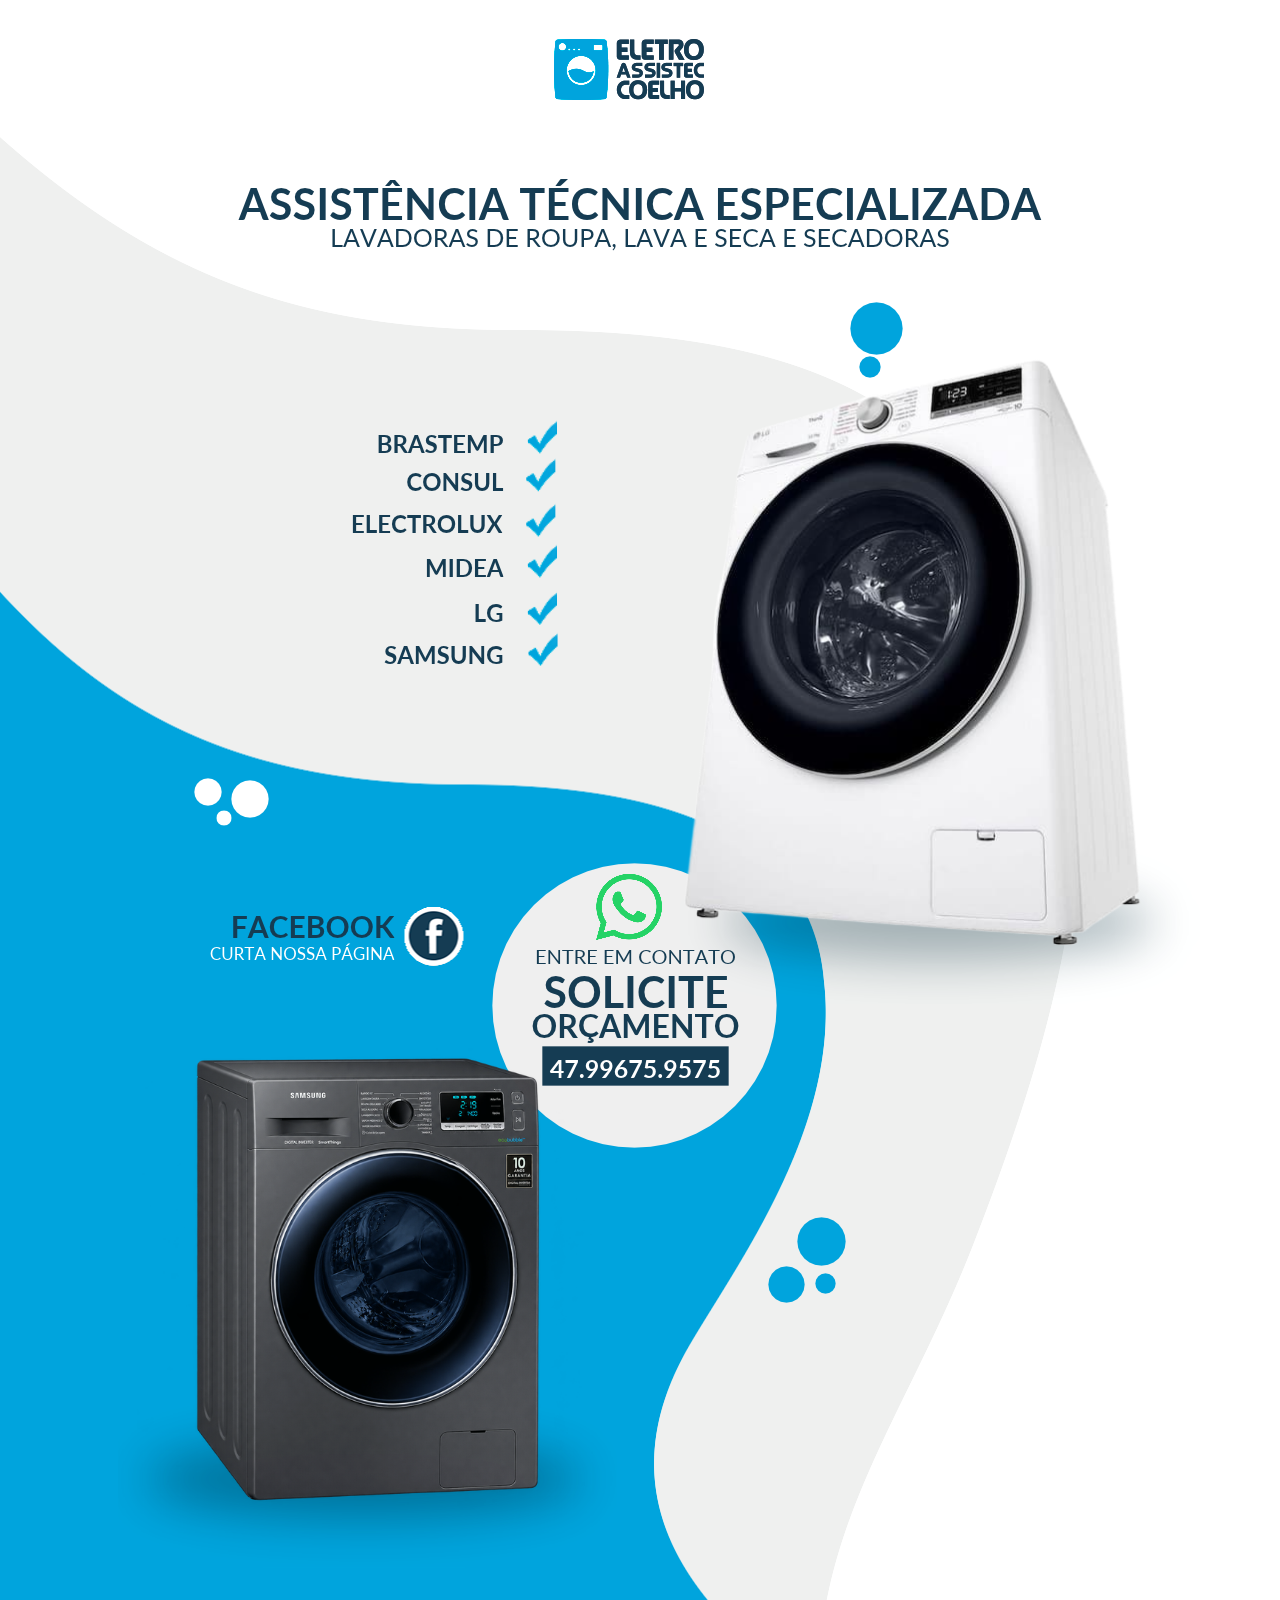
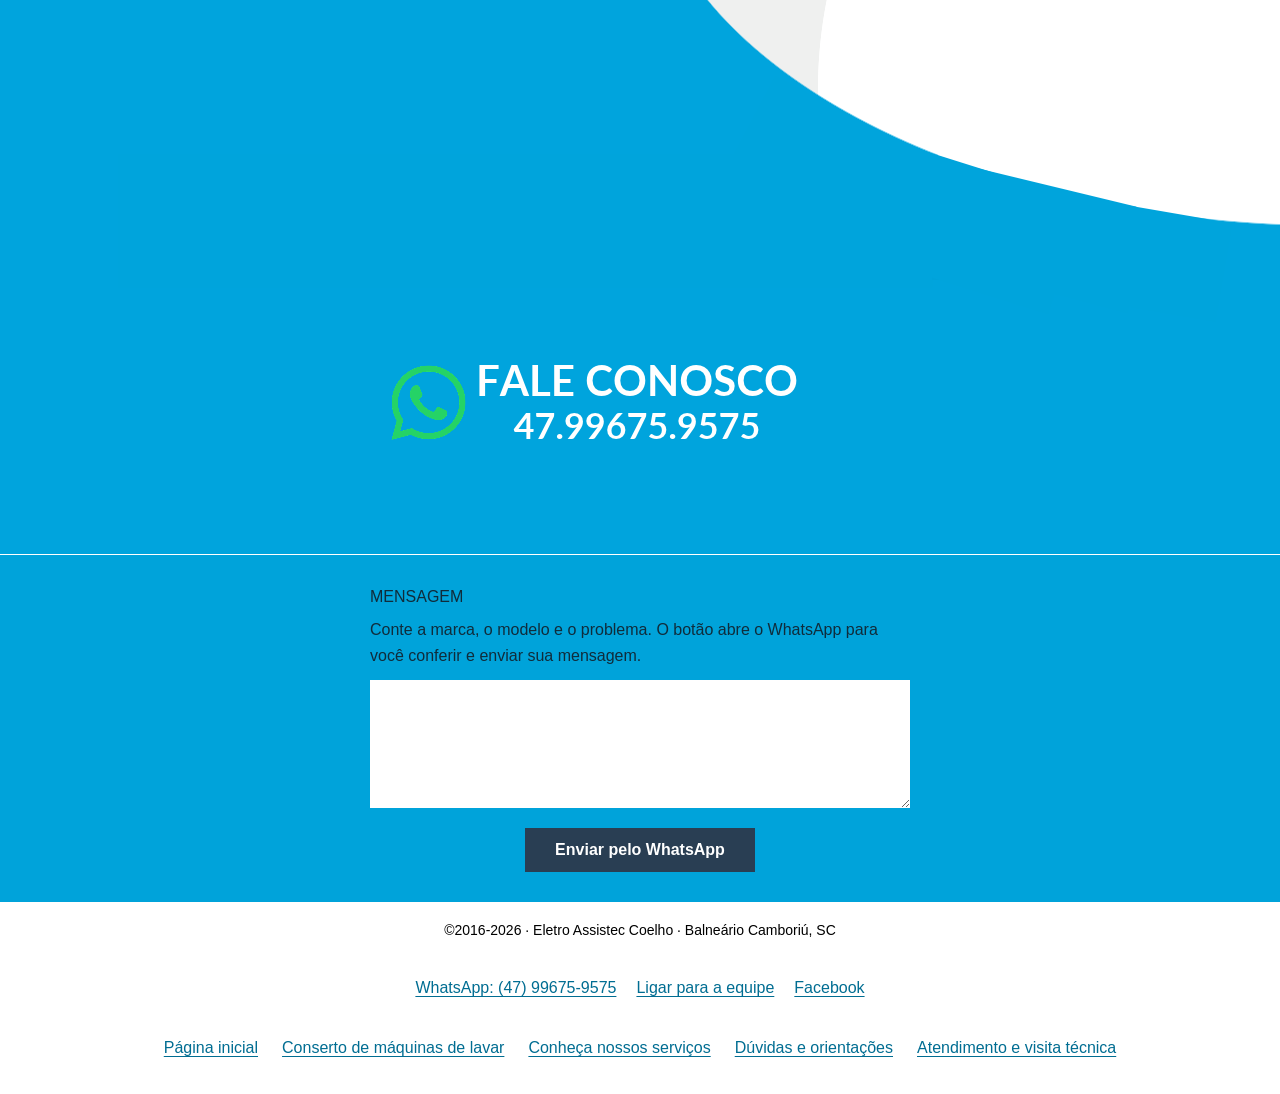
<file: index.html>
<!DOCTYPE html>
<html lang="pt-BR">
  <head>
    <meta charset="utf-8" />
    <meta http-equiv="X-UA-Compatible" content="IE=edge" />
    <meta name="viewport" content="width=device-width,initial-scale=1" />
    <meta name="description" content="Assistência técnica especializada em máquinas de lavar, lava e seca e secadoras em Balneário Camboriú. Atendimento no local, visita e orçamento gratuitos.">
    <title>Assistência técnica especializada em Balneário Camboriú | Eletro Assistec Coelho</title>
    <link rel="icon" href="favicon.ico" />
    <script src="assets/mapas-responsivos.56e3eb635590.js" defer></script>
    <link rel="canonical" href="https://eletroassisteccoelho.com.br/">
    <meta property="og:type" content="website" />
    <meta property="og:locale" content="pt_BR" />
    <meta property="og:site_name" content="Eletro Assistec Coelho" />
    <meta property="og:title" content="Assistência técnica especializada em Balneário Camboriú | Eletro Assistec Coelho">
    <meta property="og:description" content="Assistência técnica especializada em máquinas de lavar, lava e seca e secadoras em Balneário Camboriú. Atendimento no local, visita e orçamento gratuitos.">
    <meta property="og:url" content="https://eletroassisteccoelho.com.br/">
    <meta property="og:image" content="https://eletroassisteccoelho.com.br/img/stationery.png" />
    <meta property="og:image:alt" content="Eletro Assistec Coelho" />
    <meta property="og:image:width" content="600">
    <meta property="og:image:height" content="220">
    <meta name="twitter:card" content="summary">
    <meta name="twitter:title" content="Assistência técnica especializada em Balneário Camboriú | Eletro Assistec Coelho">
    <meta name="twitter:description" content="Assistência técnica especializada em máquinas de lavar, lava e seca e secadoras em Balneário Camboriú. Atendimento no local, visita e orçamento gratuitos.">
    <meta name="twitter:image" content="https://eletroassisteccoelho.com.br/img/stationery.png">
    <meta name="twitter:image:alt" content="Eletro Assistec Coelho">
    <link rel="describedby" href="llms.txt" type="text/plain">
  <link rel="alternate" type="text/markdown" href="index.html.md" title="Versão em texto">
  <script type="application/ld+json">
{
  "@context": "https://schema.org",
  "@graph": [
    {
      "@type": "Organization",
      "@id": "https://eletroassisteccoelho.com.br/#empresa",
      "name": "Eletro Assistec Coelho",
      "url": "https://eletroassisteccoelho.com.br/",
      "telephone": "+5547996759575",
      "logo": "https://eletroassisteccoelho.com.br/img/stationery.png",
      "areaServed": {
        "@type": "City",
        "name": "Balneário Camboriú",
        "containedInPlace": {
          "@type": "State",
          "name": "Santa Catarina",
          "containedInPlace": {
            "@type": "Country",
            "name": "Brasil"
          }
        }
      },
      "sameAs": [
        "https://www.facebook.com/assisteccoelho/",
        "https://share.google/2EQlhfNVgxlwBOWjh"
      ],
      "description": "A Eletro Assistec Coelho oferece assistência técnica especializada para máquinas de lavar roupa, lava e seca e secadoras das marcas LG, Samsung, Midea, Brastemp, Consul e Electrolux. Realiza manutenção preventiva e corretiva, instalação, limpeza e higienização, troca de peças danificadas e reparo de placas eletrônicas. Atendimento no local em Balneário Camboriú, com visita e orçamento gratuitos, agilidade, qualidade e confiança.",
      "contactPoint": {
        "@type": "ContactPoint",
        "contactType": "atendimento ao cliente",
        "telephone": "+5547996759575",
        "availableLanguage": "Português",
        "url": "https://wa.me/5547996759575"
      },
      "slogan": "Qualidade e confiança em cada serviço!"
    },
    {
      "@type": "Service",
      "@id": "https://eletroassisteccoelho.com.br/#atendimento",
      "name": "Assistência técnica especializada para lavadoras, lava e seca e secadoras",
      "provider": {
        "@id": "https://eletroassisteccoelho.com.br/#empresa"
      },
      "areaServed": {
        "@type": "City",
        "name": "Balneário Camboriú",
        "containedInPlace": {
          "@type": "State",
          "name": "Santa Catarina",
          "containedInPlace": {
            "@type": "Country",
            "name": "Brasil"
          }
        }
      },
      "description": "Assistência técnica especializada no local em Balneário Camboriú, com visita e orçamento gratuitos, agilidade, qualidade e confiança.",
      "url": "https://eletroassisteccoelho.com.br/",
      "serviceType": "Manutenção preventiva e corretiva, instalação, limpeza e higienização, troca de peças danificadas e reparo de placas eletrônicas",
      "termsOfService": "https://eletroassisteccoelho.com.br/visita-tecnica-gratuita.html"
    },
    {
      "@type": "WebSite",
      "@id": "https://eletroassisteccoelho.com.br/#site",
      "url": "https://eletroassisteccoelho.com.br/",
      "name": "Eletro Assistec Coelho",
      "inLanguage": "pt-BR",
      "publisher": {
        "@id": "https://eletroassisteccoelho.com.br/#empresa"
      }
    },
    {
      "@type": "WebPage",
      "@id": "https://eletroassisteccoelho.com.br/#pagina",
      "url": "https://eletroassisteccoelho.com.br/",
      "name": "Assistência técnica especializada em Balneário Camboriú | Eletro Assistec Coelho",
      "description": "Assistência técnica especializada em máquinas de lavar, lava e seca e secadoras em Balneário Camboriú. Atendimento no local, visita e orçamento gratuitos.",
      "inLanguage": "pt-BR",
      "isPartOf": {
        "@id": "https://eletroassisteccoelho.com.br/#site"
      },
      "mainEntity": {
        "@id": "https://eletroassisteccoelho.com.br/#atendimento"
      },
      "about": {
        "@id": "https://eletroassisteccoelho.com.br/#empresa"
      }
    }
  ]
}
  </script>
    <!-- Google tag (gtag.js) -->
    <script async src="https://www.googletagmanager.com/gtag/js?id=AW-932054382"></script>
    <script>
      window.dataLayer = window.dataLayer || [];
      function gtag(){dataLayer.push(arguments);}
      gtag('js', new Date());

      gtag('config', 'AW-932054382');
    </script>
    <style>
      * {
        -moz-box-sizing: border-box;
        -webkit-box-sizing: border-box;
        box-sizing: border-box;
      }
      body {
        background-repeat: no-repeat;
        background-position: center top;
        font: 14px 'Myriad Pro', Myriad, 'Liberation Sans', 'Nimbus Sans L',
          'Helvetica Neue', Helvetica, Arial, sans-serif;
        margin: 0;
      }
      .home-art { position: relative; }
      .art-heading, .art-body { display: block; }
      .art-image { width: 100%; height: auto; }
      .art-body { display: none; }
      .image-map { position: absolute; top: 0; left: 50%; transform: translateX(-50%); }
      .image-map.visible-xs { width: 100%; height: 100%; }
      @media (min-width: 650px) {
        .home-art { height: 1373px; overflow: hidden; }
        .art-body { display: block; }
        .art-image { object-fit: none; object-position: center top; }
        .art-heading .art-image { height: 240px; }
        .art-body .art-image { height: 1132px; }
      }
      @media (min-width: 1040px) {
        .home-art { height: 2155px; }
        .art-heading .art-image { height: 360px; }
        .art-body .art-image { height: 1794px; }
      }
      footer {
        color: #000;
        line-height: 4em;
        text-align: center;
      }
      img {
        border: 0;
        display: block;
        margin: 0 auto;
      }
      ul a {
        display: block;
      }
      .nowrap {
        white-space: nowrap;
      }
      .hidden-xs {
        display: none;
      }
      @media (min-width: 650px) {
        .hidden-xs {
          display: inline-block;
        }
      }
      .visible-sm {
        display: none;
      }
      @media (min-width: 650px) and (max-width: 1039px) {
        .visible-sm {
          display: inline-block;
        }
        img.visible-sm {
          display: block;
        }
      }
      .visible-xs {
        display: block;
      }
      @media (min-width: 650px) {
        .visible-xs {
          display: none;
        }
      }
      .visible-lg {
        display: none;
      }
      @media (min-width: 1040px) {
        .visible-lg {
          display: inline-block;
        }
        img.visible-lg {
          display: block;
        }
      }
      .text-center {
        text-align: center;
      }
      .form-container {
        background: #00a3da;
      }
      .btn {
        background: #293e53;
        border-radius: 0;
        border-width: 0;
        color: #fff;
        cursor: pointer;
        font-size: 14px;
        font-weight: bold;
        margin: 10px 0 0;
        padding: 5px 30px;
      }
      form {
        display: block;
        margin: 0 auto;
        max-width: 600px;
        overflow: hidden;
        padding: 30px;
      }
      label {
        color: #006d92;
        display: block;
        margin-bottom: 2px;
      }
      input,
      textarea {
        background: #fff;
        border-radius: 0;
        border-width: 0;
        display: block;
        padding: 10px;
        width: 100%;
      }
      textarea {
        height: 8em;
      }
      .form-control {
        margin-bottom: 10px;
        width: 100%;
      }
      @media (min-width: 650px) {
        .form-control {
          float: left;
          width: 48%;
        }
        .form-control:nth-child(even) {
          float: right;
        }
        .form-control.full-width {
          width: 100%;
        }
      }
      .home-content-links {
        display: flex;
        flex-wrap: wrap;
        justify-content: center;
        gap: .75rem 1.5rem;
        max-width: 1024px;
        margin: 0 auto;
        padding: 0 20px 24px;
        line-height: 1.6;
      }
      .home-content-links a { color: #006d92; text-underline-offset: 3px; }
      .home-content-links a:focus-visible { outline: 2px solid #293e53; outline-offset: 4px; }
    </style>
    <style id="acessibilidade-inline">.visually-hidden { position: absolute; width: 1px; height: 1px; padding: 0; margin: -1px; overflow: hidden; clip: rect(0, 0, 0, 0); clip-path: inset(50%); white-space: nowrap; border: 0; } .home-page, .content-page { -webkit-text-size-adjust: 100%; } .content-page { font-size: 1rem; } .home-page :focus-visible, .content-page :focus-visible { outline: 3px solid #102c3b; outline-offset: 3px; box-shadow: 0 0 0 3px #fff; } .home-page main:focus-visible, .home-page #contato:focus-visible, .content-page main:focus-visible { outline-offset: -3px; box-shadow: none; } .skip-navigation { position: absolute; top: 0; left: 0; z-index: 10; } .home-page .skip-link, .content-page .skip-link { position: fixed; top: 8px; left: 8px; z-index: 10; max-width: calc(100% - 16px); transform: translateY(calc(-100% - 20px)); padding: 12px 16px; background: #fff; color: #102c3b; font: bold 1rem/1.5 Arial, sans-serif; overflow-wrap: anywhere; } .home-page .skip-link:focus, .content-page .skip-link:focus { transform: none; top: 8px; left: 8px; } .home-page .form-container { color: #102c3b; } .home-page form { overflow: visible; } .home-page form::after { content: ''; display: table; clear: both; } .home-page label { color: #102c3b; font-size: 1rem; line-height: 1.5; } .home-page .form-help { margin: 8px 0 12px; font-size: 1rem; line-height: 1.6; } .home-page textarea { color: #102c3b; font: 1rem/1.5 Arial, sans-serif; min-height: 8em; resize: vertical; } .home-page .btn { font-size: 1rem; min-width: 44px; min-height: 44px; line-height: 1.5; } .home-page .home-contact-links { display: flex; flex-wrap: wrap; justify-content: center; gap: 8px 20px; max-width: 1024px; padding: 8px 20px 16px; margin: 0 auto; line-height: 1.5; } .home-page .home-contact-links a { color: #006d92; text-underline-offset: 3px; } .home-page .home-content-links a, .home-page .home-contact-links a { display: inline-flex; align-items: center; min-height: 44px; font-size: 1rem; } .home-page footer .nowrap { white-space: normal; } .home-page footer { overflow-wrap: anywhere; } .content-page .content-nav a, .content-page .content-footer a, .content-page .contact-actions a { display: inline-flex; align-items: center; min-height: 44px; } .content-page .content-nav a, .content-page .content-footer { font-size: 1rem; } .content-page .content-nav a { line-height: 1.5; } .content-page .breadcrumb a { display: inline-block; min-height: 24px; } .content-page h1 { font-size: clamp(1.75rem, 1.2rem + 2vw, 2.375rem); } .content-page h2 { font-size: 1.5625rem; } .content-page h3, .content-page .intro { font-size: 1.1875rem; } .content-page .article-label, .content-page .source-note, .content-page .breadcrumb { font-size: .875rem; } .content-page table { font-size: .9375rem; } .content-page .contact-section, .content-page .contact-actions a { color: #102c3b; } .content-page .contact-actions .contact-button { color: #fff; } .content-page p, .content-page li, .content-page h1, .content-page h2, .content-page h3, .content-page td, .content-page th { overflow-wrap: anywhere; } .content-page .table-wrap { max-width: 100%; } @media (prefers-reduced-motion: reduce) { html { scroll-behavior: auto !important; } .home-page *, .content-page * { animation: none !important; transition: none !important; scroll-behavior: auto !important; } } @media (forced-colors: active) { .home-page :focus-visible, .content-page :focus-visible { outline: 3px solid Highlight; box-shadow: none; } .home-page .btn, .content-page .contact-button { border: 2px solid ButtonText; } .home-page textarea { border: 1px solid CanvasText; } .home-page .skip-link, .content-page .skip-link { border: 2px solid CanvasText; } } @media print { .content-page .skip-link, .content-page .content-nav, .content-page .article-toc, .content-page .related { display: none; } .content-page .content-width { width: 100%; } .content-page .table-wrap { overflow: visible; } .content-page .contact-section, .content-page .contact-actions .contact-button { color: #000; background: #fff; } .content-page h2, .content-page h3, .content-page caption { break-after: avoid; } .content-page tr { break-inside: avoid; } }</style>
</head>
  <body class="home-page">
    <nav class="skip-navigation" aria-label="Atalhos de navegação">
      <a class="skip-link" href="#contato">Pular para o formulário de contato</a>
      <a class="skip-link" href="visita-tecnica-gratuita.html">Ler informações de atendimento em texto</a>
    </nav>
    <main id="conteudo" tabindex="-1">
    <div class="visually-hidden">
      <header>
        <h1>Eletro Assistec Coelho</h1>
        <p>
          Assistência técnica especializada no conserto de máquinas de lavar roupa convencionais, lava e seca e secadoras em Balneário Camboriú.
          Atendimento profissional, com agilidade, qualidade e confiança, exclusivamente no local.
          Visita gratuita e orçamento sem custo. Entre em contato para combinar seu atendimento.
        </p>
      </header>
      <ul>
        <li>Brastemp</li>
        <li>Consul</li>
        <li>Electrolux</li>
        <li>Midea</li>
        <li>LG</li>
        <li>Samsung</li>
      </ul>
      <h2>Contato e orçamento</h2>
      <address>
        <ul>
          <li>Telefone e WhatsApp: (47) 99675-9575</li>
        </ul>
      </address>
    </div>

    <div class="home-art">
      <picture class="art-heading">
        <source media="(min-width: 1040px)" srcset="assets/home-desktop-top.c4a379279295.webp" type="image/webp">
        <source media="(min-width: 1040px)" srcset="assets/home-desktop-top.cd706bb27ec0.png">
        <source media="(min-width: 650px)" srcset="assets/home-tablet-top.7684876d3395.webp" type="image/webp">
        <source media="(min-width: 650px)" srcset="assets/home-tablet-top.653bcdf14107.png">
        <source srcset="assets/home-mobile.8f227007810a.webp" type="image/webp">
        <img class="art-image" src="assets/home-mobile.9faed41ad6e2.png" width="649" height="1217" fetchpriority="high" loading="eager" alt="">
      </picture>
      <picture class="art-body">
        <source media="(min-width: 1040px)" srcset="assets/home-desktop-bottom.d90925612bfa.webp" type="image/webp">
        <source media="(min-width: 1040px)" srcset="assets/home-desktop-bottom.4bde0c7f4065.png">
        <source media="(min-width: 650px)" srcset="assets/home-tablet-bottom.078bbad83c64.webp" type="image/webp">
        <source media="(min-width: 650px)" srcset="assets/home-tablet-bottom.4c1a04ddcc85.png">
        <img class="art-image" src="[data-uri]" width="1" height="1" fetchpriority="high" loading="eager" alt="">
      </picture>

    <!-- Mapas das artes: coordenadas e destinos originais. -->
    <img
      usemap="#map-xs"
      class="image-map visible-xs"
      src="[data-uri]"
      width="649"
      height="1217"
      data-map-width="650"
      data-map-height="1218"
      alt="Eletro Assistec Coelho: assistência técnica especializada para máquinas de lavar, lava e seca e secadoras. Links para orçamento e Facebook."
    />
    <map id="map-xs" name="map-xs">
      <area
        alt="Solicitar orçamento pelo WhatsApp (abre em nova aba)"
        title="Solicite orçamento"
        shape="rect"
        coords="204,341,422,563"
        target="_blank"
        rel="noopener noreferrer"
        href="https://wa.me/5547996759575"
      />
      <area
        alt="Visitar o Facebook da Eletro Assistec Coelho (abre em nova aba)"
        title="Curta nossa página"
        shape="rect"
        coords="216,949,434,1021"
        target="_blank"
        rel="noopener noreferrer"
        href="https://www.facebook.com/assisteccoelho/"
      />
    </map>

    <!-- SM -->
    <img
      usemap="#map-sm"
      class="image-map visible-sm"
      src="[data-uri]"
      width="650"
      height="1373"
      alt="Eletro Assistec Coelho: assistência técnica especializada para máquinas de lavar, lava e seca e secadoras. Links para orçamento e Facebook."
    />
    <map id="map-sm" name="map-sm">
      <area
        alt="Solicitar orçamento pelo WhatsApp (abre em nova aba)"
        title="Solicite orçamento"
        shape="rect"
        coords="229,545,409,732"
        target="_blank"
        rel="noopener noreferrer"
        href="https://wa.me/5547996759575"
      />
      <area
        alt="Visitar o Facebook da Eletro Assistec Coelho (abre em nova aba)"
        title="Curta nossa página"
        shape="rect"
        coords="40,553,220,603"
        target="_blank"
        rel="noopener noreferrer"
        href="https://www.facebook.com/assisteccoelho/"
      />
      <area
        alt="Visitar o Facebook da Eletro Assistec Coelho (abre em nova aba)"
        title="Curta nossa página"
        shape="rect"
        coords="356,1172,505,1193"
        target="_blank"
        rel="noopener noreferrer"
        href="https://www.facebook.com/assisteccoelho/"
      />
    </map>

    <!-- LG -->
    <img
      usemap="#map-lg"
      class="image-map visible-lg"
      src="[data-uri]"
      width="1024"
      height="2155"
      alt="Eletro Assistec Coelho: assistência técnica especializada para máquinas de lavar, lava e seca e secadoras. Links para orçamento e Facebook."
    />
    <map id="map-lg" name="map-lg">
      <area
        alt="Solicitar orçamento pelo WhatsApp (abre em nova aba)"
        title="Solicite orçamento"
        shape="rect"
        coords="361,859,654,1154"
        target="_blank"
        rel="noopener noreferrer"
        href="https://wa.me/5547996759575"
      />
      <area
        alt="Visitar o Facebook da Eletro Assistec Coelho (abre em nova aba)"
        title="Curta nossa página"
        shape="rect"
        coords="62,904,345,966"
        target="_blank"
        rel="noopener noreferrer"
        href="https://www.facebook.com/assisteccoelho/"
      />
      <area
        alt="Visitar o Facebook da Eletro Assistec Coelho (abre em nova aba)"
        title="Curta nossa página"
        shape="rect"
        coords="551,1830,798,1894"
        target="_blank"
        rel="noopener noreferrer"
        href="https://www.facebook.com/assisteccoelho/"
      />
    </map>


    </div>

    <section class="form-container" id="contato" tabindex="-1" aria-labelledby="contato-titulo">
      <h2 class="visually-hidden" id="contato-titulo">Solicitar atendimento pelo WhatsApp</h2>
      <form action="https://wa.me/5547996759575" method="GET" enctype="multipart/form-data">
        <div class="form-control full-width">
          <label for="mensagem">MENSAGEM</label>
          <p class="form-help" id="mensagem-ajuda">Conte a marca, o modelo e o problema. O botão abre o WhatsApp para você conferir e enviar sua mensagem.</p>
          <textarea name="text" id="mensagem" aria-describedby="mensagem-ajuda" spellcheck="true" required></textarea>
        </div>

        <div class="text-center">
          <button type="submit" class="btn">Enviar pelo WhatsApp</button>
        </div>
      </form>
    </section>
    </main>

    <footer>
      <span class="nowrap">©2016-2026 · Eletro Assistec Coelho · Balneário Camboriú, SC</span>
      <nav class="home-contact-links" aria-label="Contato direto">
        <a href="https://wa.me/5547996759575">WhatsApp: (47) 99675-9575</a>
        <a href="tel:+5547996759575">Ligar para a equipe</a>
        <a href="https://www.facebook.com/assisteccoelho/">Facebook</a>
      </nav>
      <nav class="home-content-links" aria-label="Dúvidas e orientações">
        <a href="/">Página inicial</a>
        <a href="conserto-de-maquina-de-lavar-balneario-camboriu.html">Conserto de máquinas de lavar</a>
        <a href="servicos.html">Conheça nossos serviços</a>
        <a href="duvidas-e-orientacoes.html">Dúvidas e orientações</a>
        <a href="visita-tecnica-gratuita.html">Atendimento e visita técnica</a>
      </nav>
    </footer>

  </body>
</html>
</file>
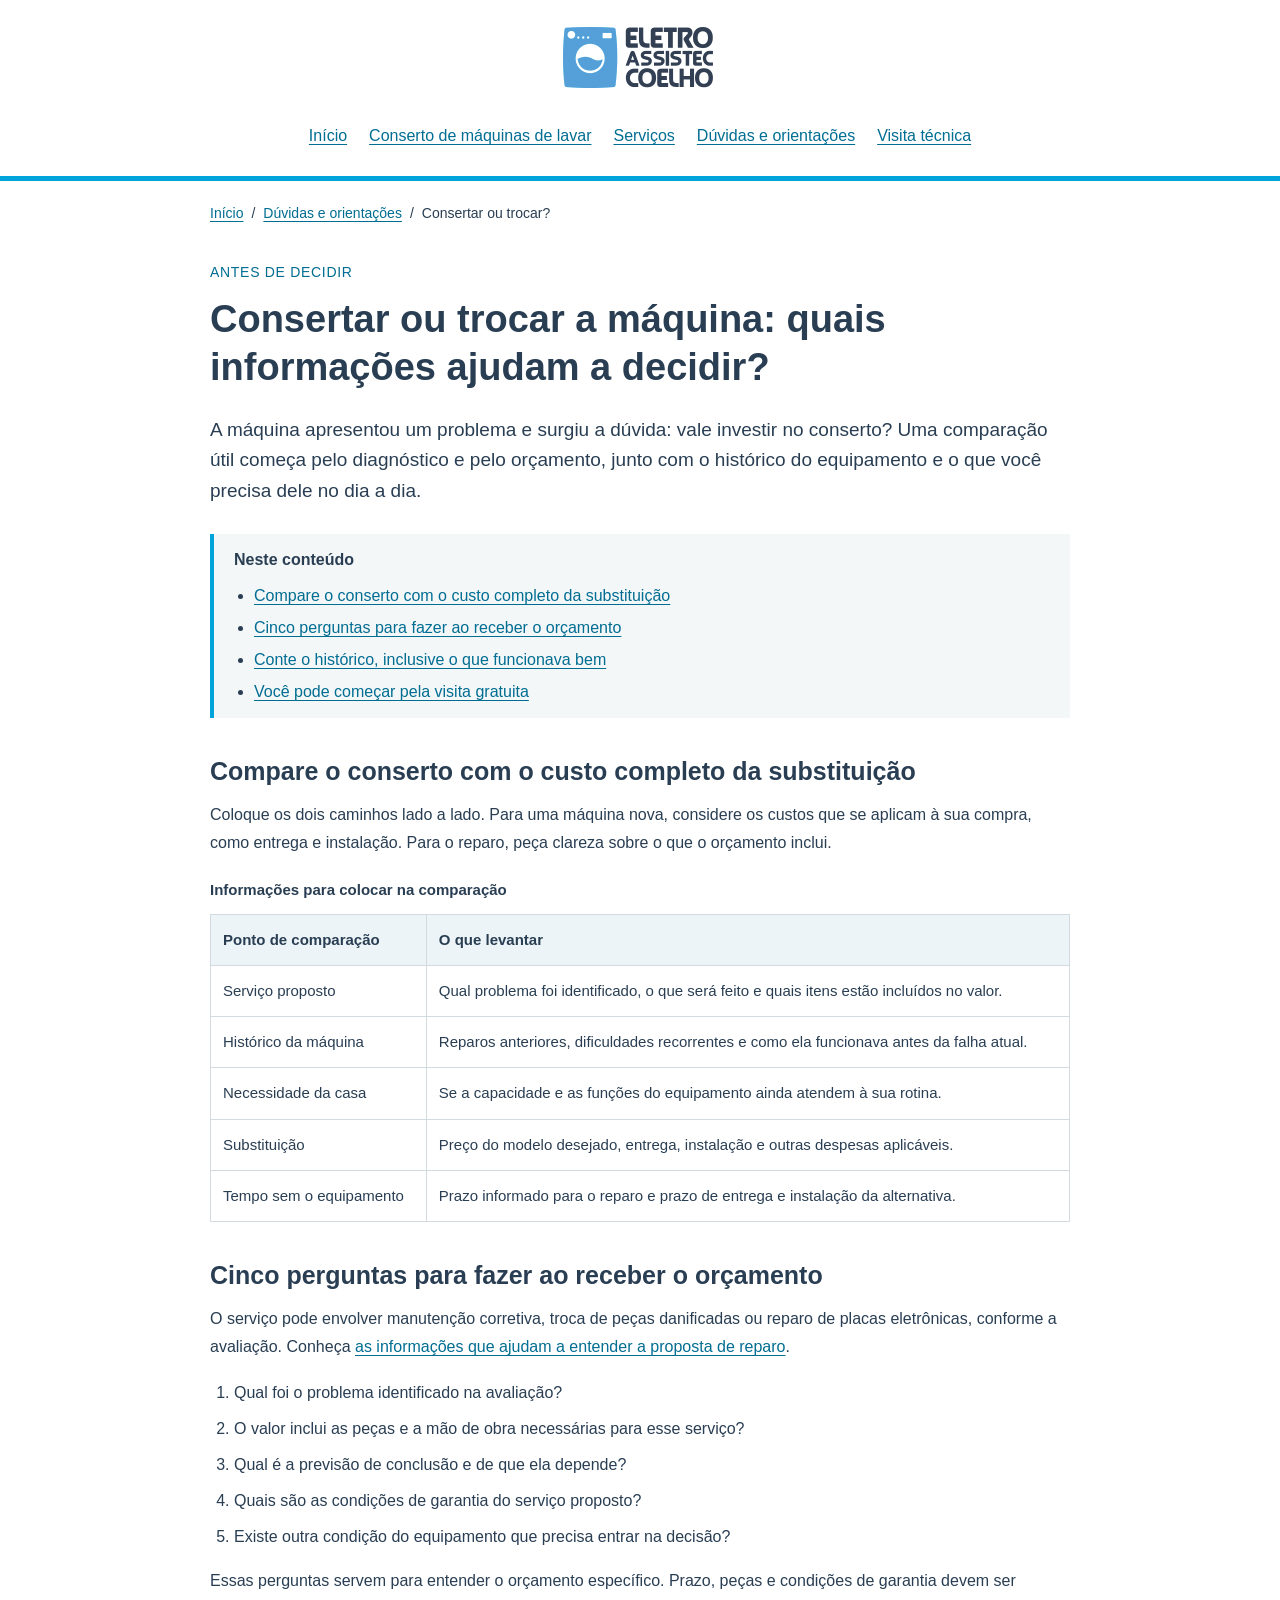
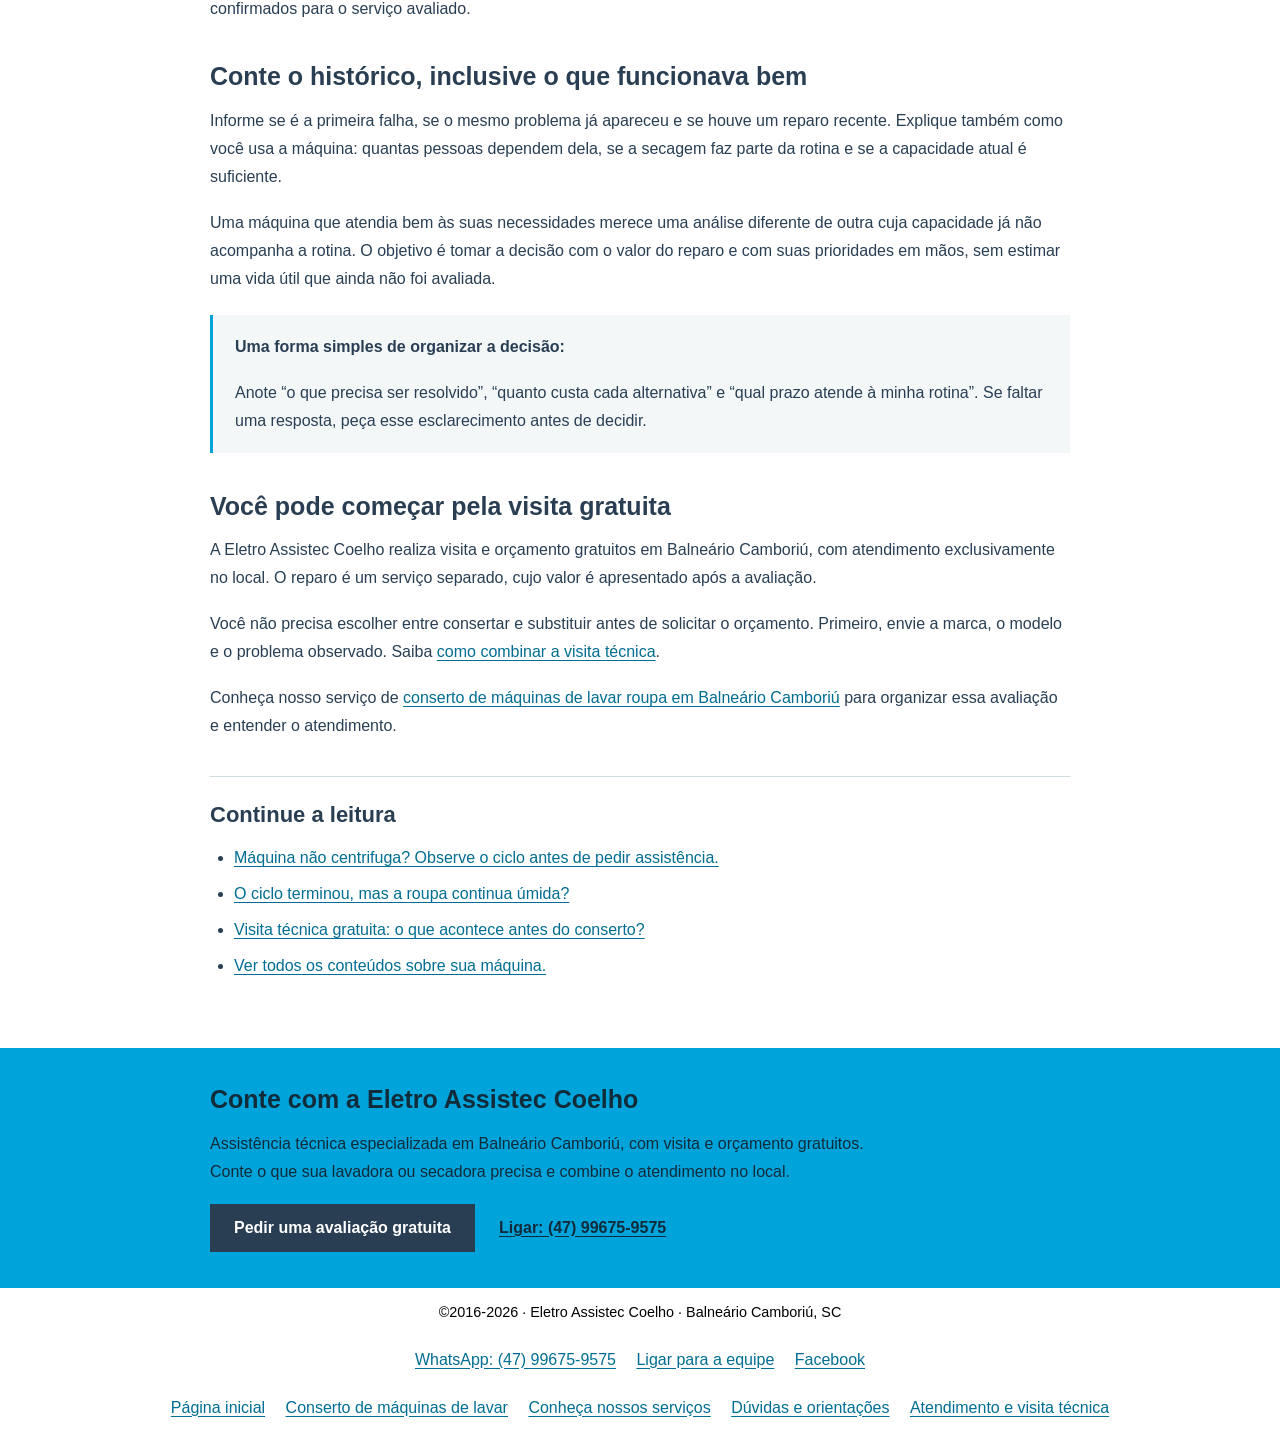
<file: consertar-ou-trocar.html>
<!DOCTYPE html>
<html lang="pt-BR">
<head>
  <meta charset="utf-8">
  <meta name="viewport" content="width=device-width, initial-scale=1">
  <title>Consertar ou trocar a máquina de lavar? | Eletro Assistec Coelho</title>
  <meta name="description" content="Compare orçamento, histórico do equipamento e custo de substituição antes de decidir. Visita e orçamento gratuitos em Balneário Camboriú.">
  <link rel="canonical" href="https://eletroassisteccoelho.com.br/consertar-ou-trocar.html">
  <link rel="icon" href="favicon.ico">
  <link rel="stylesheet" href="assets/conteudos.0b59d3771e07.css">
  <meta property="og:type" content="website">
  <meta property="og:locale" content="pt_BR">
  <meta property="og:site_name" content="Eletro Assistec Coelho">
  <meta property="og:title" content="Consertar ou trocar a máquina de lavar? | Eletro Assistec Coelho">
  <meta property="og:description" content="Compare orçamento, histórico do equipamento e custo de substituição antes de decidir. Visita e orçamento gratuitos em Balneário Camboriú.">
  <meta property="og:url" content="https://eletroassisteccoelho.com.br/consertar-ou-trocar.html">
  <meta property="og:image" content="https://eletroassisteccoelho.com.br/img/stationery.png">
  <meta property="og:image:alt" content="Eletro Assistec Coelho">
  <meta property="og:image:width" content="600">
  <meta property="og:image:height" content="220">
  <meta name="twitter:card" content="summary">
  <meta name="twitter:title" content="Consertar ou trocar a máquina de lavar? | Eletro Assistec Coelho">
  <meta name="twitter:description" content="Compare orçamento, histórico do equipamento e custo de substituição antes de decidir. Visita e orçamento gratuitos em Balneário Camboriú.">
  <meta name="twitter:image" content="https://eletroassisteccoelho.com.br/img/stationery.png">
  <meta name="twitter:image:alt" content="Eletro Assistec Coelho">
  <link rel="describedby" href="llms.txt" type="text/plain">
  <link rel="alternate" type="text/markdown" href="consertar-ou-trocar.html.md" title="Versão em texto">
  <script type="application/ld+json">
{
  "@context": "https://schema.org",
  "@graph": [
    {
      "@type": "Organization",
      "@id": "https://eletroassisteccoelho.com.br/#empresa",
      "name": "Eletro Assistec Coelho",
      "url": "https://eletroassisteccoelho.com.br/",
      "telephone": "+5547996759575",
      "logo": "https://eletroassisteccoelho.com.br/img/stationery.png",
      "areaServed": {
        "@type": "City",
        "name": "Balneário Camboriú",
        "containedInPlace": {
          "@type": "State",
          "name": "Santa Catarina",
          "containedInPlace": {
            "@type": "Country",
            "name": "Brasil"
          }
        }
      },
      "sameAs": [
        "https://www.facebook.com/assisteccoelho/",
        "https://share.google/2EQlhfNVgxlwBOWjh"
      ],
      "description": "A Eletro Assistec Coelho oferece assistência técnica especializada para máquinas de lavar roupa, lava e seca e secadoras das marcas LG, Samsung, Midea, Brastemp, Consul e Electrolux. Realiza manutenção preventiva e corretiva, instalação, limpeza e higienização, troca de peças danificadas e reparo de placas eletrônicas. Atendimento no local em Balneário Camboriú, com visita e orçamento gratuitos, agilidade, qualidade e confiança.",
      "contactPoint": {
        "@type": "ContactPoint",
        "contactType": "atendimento ao cliente",
        "telephone": "+5547996759575",
        "availableLanguage": "Português",
        "url": "https://wa.me/5547996759575"
      },
      "slogan": "Qualidade e confiança em cada serviço!"
    },
    {
      "@type": "WebSite",
      "@id": "https://eletroassisteccoelho.com.br/#site",
      "url": "https://eletroassisteccoelho.com.br/",
      "name": "Eletro Assistec Coelho",
      "inLanguage": "pt-BR",
      "publisher": {
        "@id": "https://eletroassisteccoelho.com.br/#empresa"
      }
    },
    {
      "@type": "WebPage",
      "@id": "https://eletroassisteccoelho.com.br/consertar-ou-trocar.html#pagina",
      "url": "https://eletroassisteccoelho.com.br/consertar-ou-trocar.html",
      "name": "Consertar ou trocar a máquina de lavar? | Eletro Assistec Coelho",
      "description": "Compare orçamento, histórico do equipamento e custo de substituição antes de decidir. Visita e orçamento gratuitos em Balneário Camboriú.",
      "inLanguage": "pt-BR",
      "publisher": {
        "@id": "https://eletroassisteccoelho.com.br/#empresa"
      },
      "isPartOf": {
        "@id": "https://eletroassisteccoelho.com.br/#site"
      },
      "breadcrumb": {
        "@id": "https://eletroassisteccoelho.com.br/consertar-ou-trocar.html#breadcrumb"
      },
      "about": {
        "@id": "https://eletroassisteccoelho.com.br/#empresa"
      }
    },
    {
      "@type": "BreadcrumbList",
      "@id": "https://eletroassisteccoelho.com.br/consertar-ou-trocar.html#breadcrumb",
      "itemListElement": [
        {
          "@type": "ListItem",
          "position": 1,
          "name": "Início",
          "item": "https://eletroassisteccoelho.com.br/"
        },
        {
          "@type": "ListItem",
          "position": 2,
          "name": "Dúvidas e orientações",
          "item": "https://eletroassisteccoelho.com.br/duvidas-e-orientacoes.html"
        },
        {
          "@type": "ListItem",
          "position": 3,
          "name": "Consertar ou trocar?",
          "item": "https://eletroassisteccoelho.com.br/consertar-ou-trocar.html"
        }
      ]
    }
  ]
}
  </script>
  <script async src="https://www.googletagmanager.com/gtag/js?id=AW-932054382"></script>
  <script>
    window.dataLayer = window.dataLayer || [];
    function gtag() { dataLayer.push(arguments); }
    gtag('js', new Date());
    gtag('config', 'AW-932054382');
  </script>
  <link rel="stylesheet" href="assets/acessibilidade.8e1e148d7e1f.css">
</head>
<body class="content-page">
  <a class="skip-link" href="#conteudo">Pular para o conteúdo</a>
  <header class="content-header">
    <div class="content-width">
      <a class="brand" href="/" aria-label="Eletro Assistec Coelho — página inicial"><span class="brand-window"><img src="img/stationery.png" width="600" height="220" alt="Eletro Assistec Coelho"></span></a>
      <nav class="content-nav" aria-label="Navegação principal">
        <a href="/">Início</a>
        <a href="conserto-de-maquina-de-lavar-balneario-camboriu.html">Conserto de máquinas de lavar</a>
        <a href="servicos.html">Serviços</a>
        <a href="duvidas-e-orientacoes.html">Dúvidas e orientações</a>
        <a href="visita-tecnica-gratuita.html">Visita técnica</a>
      </nav>
    </div>
  </header>
  <nav class="breadcrumb content-width" aria-label="Caminho de navegação"><ol><li><a href="/">Início</a></li><li><a href="duvidas-e-orientacoes.html">Dúvidas e orientações</a></li><li aria-current="page">Consertar ou trocar?</li></ol></nav>
  <main class="content-width" id="conteudo" tabindex="-1">
    <article>
      <header>
        <p class="article-label">Antes de decidir</p>
        <h1>Consertar ou trocar a máquina: quais informações ajudam a decidir?</h1>
        <p class="intro">A máquina apresentou um problema e surgiu a dúvida: vale investir no conserto? Uma comparação útil começa pelo diagnóstico e pelo orçamento, junto com o histórico do equipamento e o que você precisa dele no dia a dia.</p>
      </header>
      <nav class="article-toc" aria-label="Neste conteúdo"><p>Neste conteúdo</p><ul>
<li><a href="#compare-o-conjunto">Compare o conserto com o custo completo da substituição</a></li>
<li><a href="#perguntas-do-orcamento">Cinco perguntas para fazer ao receber o orçamento</a></li>
<li><a href="#historico-importa">Conte o histórico, inclusive o que funcionava bem</a></li>
<li><a href="#avaliacao-sem-custo">Você pode começar pela visita gratuita</a></li>
      </ul></nav>
<section id="compare-o-conjunto">
<h2>Compare o conserto com o custo completo da substituição</h2>
<p>Coloque os dois caminhos lado a lado. Para uma máquina nova, considere os custos que se aplicam à sua compra, como entrega e instalação. Para o reparo, peça clareza sobre o que o orçamento inclui.</p>
<div class="table-wrap" tabindex="0" role="region" aria-labelledby="tabela-1"><table><caption id="tabela-1">Informações para colocar na comparação</caption><thead><tr><th scope="col">Ponto de comparação</th><th scope="col">O que levantar</th></tr></thead><tbody>
<tr><td>Serviço proposto</td><td>Qual problema foi identificado, o que será feito e quais itens estão incluídos no valor.</td></tr>
<tr><td>Histórico da máquina</td><td>Reparos anteriores, dificuldades recorrentes e como ela funcionava antes da falha atual.</td></tr>
<tr><td>Necessidade da casa</td><td>Se a capacidade e as funções do equipamento ainda atendem à sua rotina.</td></tr>
<tr><td>Substituição</td><td>Preço do modelo desejado, entrega, instalação e outras despesas aplicáveis.</td></tr>
<tr><td>Tempo sem o equipamento</td><td>Prazo informado para o reparo e prazo de entrega e instalação da alternativa.</td></tr>
</tbody></table></div>
</section>
<section id="perguntas-do-orcamento">
<h2>Cinco perguntas para fazer ao receber o orçamento</h2>
<p>O serviço pode envolver manutenção corretiva, troca de peças danificadas ou reparo de placas eletrônicas, conforme a avaliação. Conheça <a href="reparo-de-placas-e-pecas.html">as informações que ajudam a entender a proposta de reparo</a>.</p>
<ol><li>Qual foi o problema identificado na avaliação?</li><li>O valor inclui as peças e a mão de obra necessárias para esse serviço?</li><li>Qual é a previsão de conclusão e de que ela depende?</li><li>Quais são as condições de garantia do serviço proposto?</li><li>Existe outra condição do equipamento que precisa entrar na decisão?</li></ol>
<p>Essas perguntas servem para entender o orçamento específico. Prazo, peças e condições de garantia devem ser confirmados para o serviço avaliado.</p>
</section>
<section id="historico-importa">
<h2>Conte o histórico, inclusive o que funcionava bem</h2>
<p>Informe se é a primeira falha, se o mesmo problema já apareceu e se houve um reparo recente. Explique também como você usa a máquina: quantas pessoas dependem dela, se a secagem faz parte da rotina e se a capacidade atual é suficiente.</p>
<p>Uma máquina que atendia bem às suas necessidades merece uma análise diferente de outra cuja capacidade já não acompanha a rotina. O objetivo é tomar a decisão com o valor do reparo e com suas prioridades em mãos, sem estimar uma vida útil que ainda não foi avaliada.</p>
<div class="example"><p><strong>Uma forma simples de organizar a decisão:</strong></p><p>Anote “o que precisa ser resolvido”, “quanto custa cada alternativa” e “qual prazo atende à minha rotina”. Se faltar uma resposta, peça esse esclarecimento antes de decidir.</p></div>
</section>
<section id="avaliacao-sem-custo">
<h2>Você pode começar pela visita gratuita</h2>
<p>A Eletro Assistec Coelho realiza visita e orçamento gratuitos em Balneário Camboriú, com atendimento exclusivamente no local. O reparo é um serviço separado, cujo valor é apresentado após a avaliação.</p>
<p>Você não precisa escolher entre consertar e substituir antes de solicitar o orçamento. Primeiro, envie a marca, o modelo e o problema observado. Saiba <a href="visita-tecnica-gratuita.html">como combinar a visita técnica</a>.</p>
<p>Conheça nosso serviço de <a href="conserto-de-maquina-de-lavar-balneario-camboriu.html">conserto de máquinas de lavar roupa em Balneário Camboriú</a> para organizar essa avaliação e entender o atendimento.</p>
</section>

    </article>
    <nav class="related" aria-label="Outras dúvidas"><h2>Continue a leitura</h2><ul>
<li><a href="maquina-nao-centrifuga.html">Máquina não centrifuga? Observe o ciclo antes de pedir assistência.</a></li>
<li><a href="lava-e-seca-nao-seca.html">O ciclo terminou, mas a roupa continua úmida?</a></li>
<li><a href="visita-tecnica-gratuita.html">Visita técnica gratuita: o que acontece antes do conserto?</a></li>
    <li><a href="duvidas-e-orientacoes.html">Ver todos os conteúdos sobre sua máquina.</a></li>
    </ul></nav>
  </main>
  <section class="contact-section" aria-labelledby="contact-title">
    <div class="content-width">
      <h2 id="contact-title">Conte com a Eletro Assistec Coelho</h2>
      <p>Assistência técnica especializada em Balneário Camboriú, com visita e orçamento gratuitos. Conte o que sua lavadora ou secadora precisa e combine o atendimento no local.</p>
      <div class="contact-actions"><a class="contact-button" href="https://wa.me/5547996759575?text=Ol%C3%A1%21%20Quero%20avaliar%20o%20conserto%20da%20minha%20m%C3%A1quina%20antes%20de%20decidir%20pela%20troca.%20Gostaria%20de%20agendar%20uma%20visita%20gratuita%20em%20Balne%C3%A1rio%20Cambori%C3%BA.">Pedir uma avaliação gratuita</a><a href="tel:+5547996759575">Ligar: (47) 99675-9575</a></div>
    </div>
  </section>
  <footer class="content-footer">
    <span class="nowrap">©2016-2026 · Eletro Assistec Coelho · Balneário Camboriú, SC</span>
    <nav class="home-contact-links" aria-label="Contato direto">
      <a href="https://wa.me/5547996759575">WhatsApp: (47) 99675-9575</a>
      <a href="tel:+5547996759575">Ligar para a equipe</a>
      <a href="https://www.facebook.com/assisteccoelho/">Facebook</a>
    </nav>
    <nav class="home-content-links" aria-label="Dúvidas e orientações">
      <a href="/">Página inicial</a>
      <a href="conserto-de-maquina-de-lavar-balneario-camboriu.html">Conserto de máquinas de lavar</a>
      <a href="servicos.html">Conheça nossos serviços</a>
      <a href="duvidas-e-orientacoes.html">Dúvidas e orientações</a>
      <a href="visita-tecnica-gratuita.html">Atendimento e visita técnica</a>
    </nav>
  </footer>
</body>
</html>
</file>
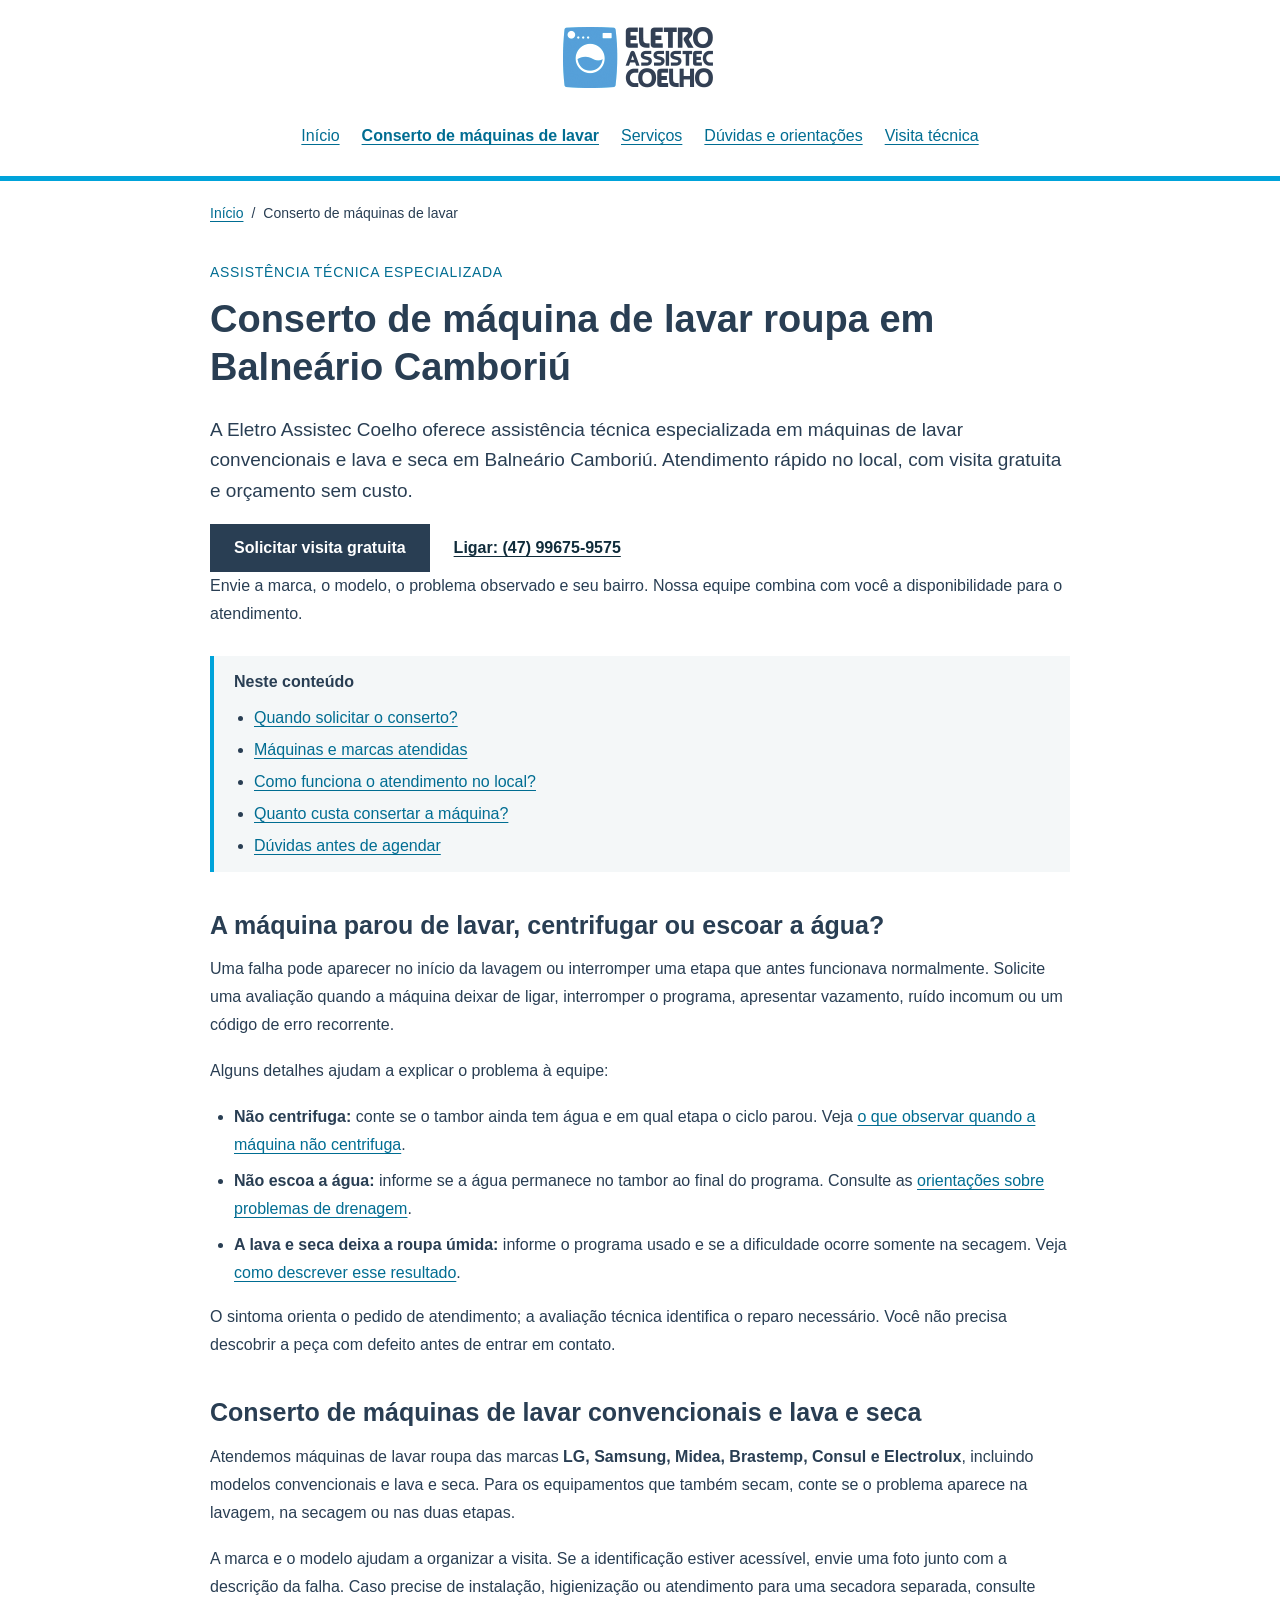
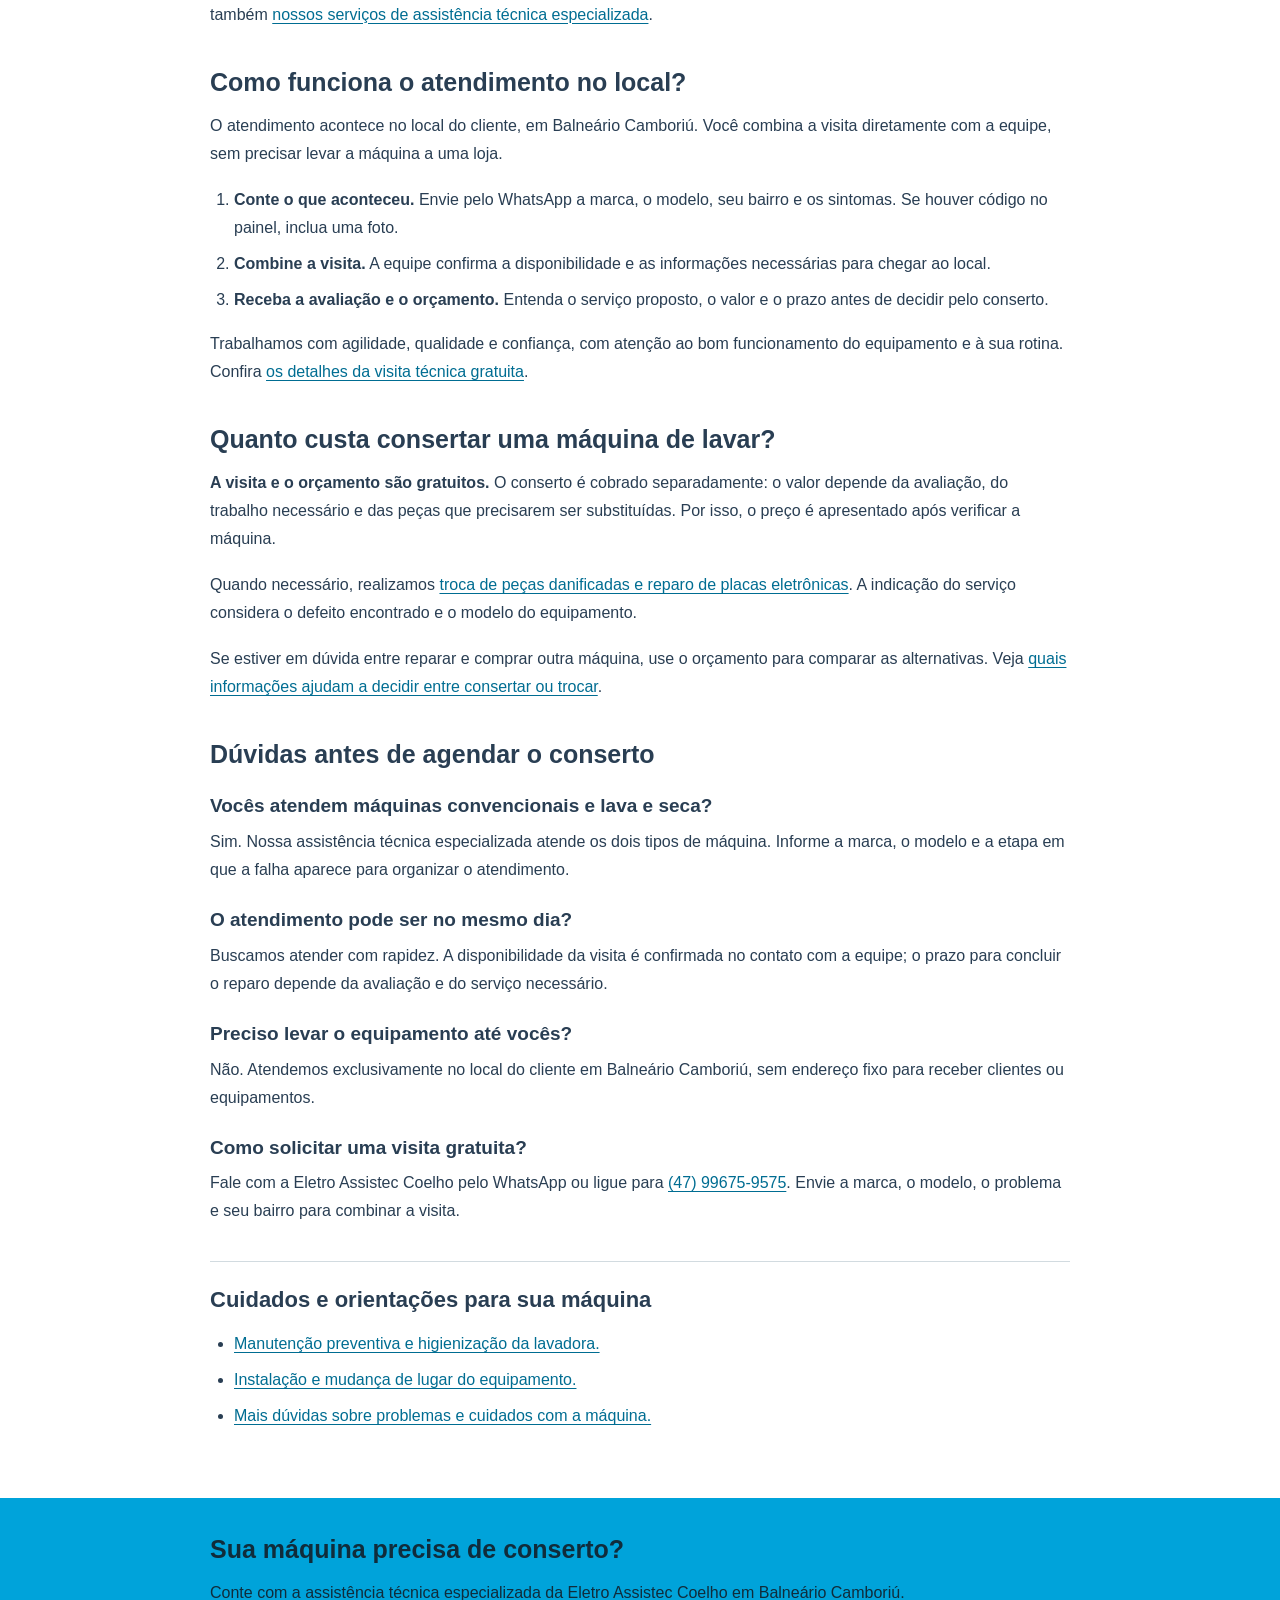
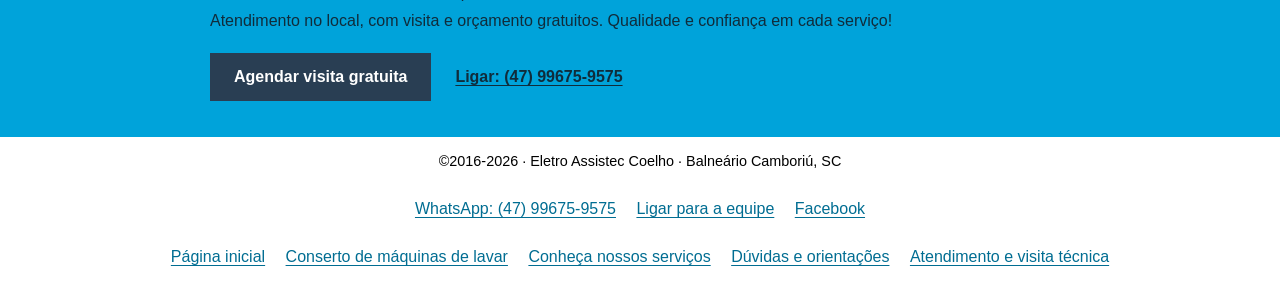
<file: conserto-de-maquina-de-lavar-balneario-camboriu.html>
<!DOCTYPE html>
<html lang="pt-BR">
<head>
  <meta charset="utf-8">
  <meta name="viewport" content="width=device-width, initial-scale=1">
  <title>Conserto de Máquina de Lavar Roupa em Balneário Camboriú</title>
  <meta name="description" content="Assistência técnica especializada no conserto de máquinas de lavar e lava e seca em Balneário Camboriú. Atendimento no local, visita e orçamento gratuitos.">
  <link rel="canonical" href="https://eletroassisteccoelho.com.br/conserto-de-maquina-de-lavar-balneario-camboriu.html">
  <link rel="icon" href="favicon.ico">
  <link rel="stylesheet" href="assets/conteudos.0b59d3771e07.css">
  <meta property="og:type" content="website">
  <meta property="og:locale" content="pt_BR">
  <meta property="og:site_name" content="Eletro Assistec Coelho">
  <meta property="og:title" content="Conserto de Máquina de Lavar Roupa em Balneário Camboriú">
  <meta property="og:description" content="Assistência técnica especializada no conserto de máquinas de lavar e lava e seca em Balneário Camboriú. Atendimento no local, visita e orçamento gratuitos.">
  <meta property="og:url" content="https://eletroassisteccoelho.com.br/conserto-de-maquina-de-lavar-balneario-camboriu.html">
  <meta property="og:image" content="https://eletroassisteccoelho.com.br/img/stationery.png">
  <meta property="og:image:alt" content="Eletro Assistec Coelho">
  <meta property="og:image:width" content="600">
  <meta property="og:image:height" content="220">
  <meta name="twitter:card" content="summary">
  <meta name="twitter:title" content="Conserto de Máquina de Lavar Roupa em Balneário Camboriú">
  <meta name="twitter:description" content="Assistência técnica especializada no conserto de máquinas de lavar e lava e seca em Balneário Camboriú. Atendimento no local, visita e orçamento gratuitos.">
  <meta name="twitter:image" content="https://eletroassisteccoelho.com.br/img/stationery.png">
  <meta name="twitter:image:alt" content="Eletro Assistec Coelho">
  <link rel="describedby" href="llms.txt" type="text/plain">
  <link rel="alternate" type="text/markdown" href="conserto-de-maquina-de-lavar-balneario-camboriu.html.md" title="Versão em texto">
  <script type="application/ld+json">
{
  "@context": "https://schema.org",
  "@graph": [
    {
      "@type": "Organization",
      "@id": "https://eletroassisteccoelho.com.br/#empresa",
      "name": "Eletro Assistec Coelho",
      "url": "https://eletroassisteccoelho.com.br/",
      "telephone": "+5547996759575",
      "logo": "https://eletroassisteccoelho.com.br/img/stationery.png",
      "areaServed": {
        "@type": "City",
        "name": "Balneário Camboriú",
        "containedInPlace": {
          "@type": "State",
          "name": "Santa Catarina",
          "containedInPlace": {
            "@type": "Country",
            "name": "Brasil"
          }
        }
      },
      "sameAs": [
        "https://www.facebook.com/assisteccoelho/",
        "https://share.google/2EQlhfNVgxlwBOWjh"
      ],
      "description": "A Eletro Assistec Coelho oferece assistência técnica especializada para máquinas de lavar roupa, lava e seca e secadoras das marcas LG, Samsung, Midea, Brastemp, Consul e Electrolux. Realiza manutenção preventiva e corretiva, instalação, limpeza e higienização, troca de peças danificadas e reparo de placas eletrônicas. Atendimento no local em Balneário Camboriú, com visita e orçamento gratuitos, agilidade, qualidade e confiança.",
      "contactPoint": {
        "@type": "ContactPoint",
        "contactType": "atendimento ao cliente",
        "telephone": "+5547996759575",
        "availableLanguage": "Português",
        "url": "https://wa.me/5547996759575"
      },
      "slogan": "Qualidade e confiança em cada serviço!"
    },
    {
      "@type": "WebSite",
      "@id": "https://eletroassisteccoelho.com.br/#site",
      "url": "https://eletroassisteccoelho.com.br/",
      "name": "Eletro Assistec Coelho",
      "inLanguage": "pt-BR",
      "publisher": {
        "@id": "https://eletroassisteccoelho.com.br/#empresa"
      }
    },
    {
      "@type": "WebPage",
      "@id": "https://eletroassisteccoelho.com.br/conserto-de-maquina-de-lavar-balneario-camboriu.html#pagina",
      "url": "https://eletroassisteccoelho.com.br/conserto-de-maquina-de-lavar-balneario-camboriu.html",
      "name": "Conserto de Máquina de Lavar Roupa em Balneário Camboriú",
      "description": "Assistência técnica especializada no conserto de máquinas de lavar e lava e seca em Balneário Camboriú. Atendimento no local, visita e orçamento gratuitos.",
      "inLanguage": "pt-BR",
      "publisher": {
        "@id": "https://eletroassisteccoelho.com.br/#empresa"
      },
      "isPartOf": {
        "@id": "https://eletroassisteccoelho.com.br/#site"
      },
      "about": {
        "@id": "https://eletroassisteccoelho.com.br/#empresa"
      },
      "breadcrumb": {
        "@id": "https://eletroassisteccoelho.com.br/conserto-de-maquina-de-lavar-balneario-camboriu.html#breadcrumb"
      },
      "mainEntity": {
        "@id": "https://eletroassisteccoelho.com.br/conserto-de-maquina-de-lavar-balneario-camboriu.html#servico"
      }
    },
    {
      "@type": "BreadcrumbList",
      "@id": "https://eletroassisteccoelho.com.br/conserto-de-maquina-de-lavar-balneario-camboriu.html#breadcrumb",
      "itemListElement": [
        {
          "@type": "ListItem",
          "position": 1,
          "name": "Início",
          "item": "https://eletroassisteccoelho.com.br/"
        },
        {
          "@type": "ListItem",
          "position": 2,
          "name": "Serviços",
          "item": "https://eletroassisteccoelho.com.br/servicos.html"
        },
        {
          "@type": "ListItem",
          "position": 3,
          "name": "Conserto de máquinas de lavar",
          "item": "https://eletroassisteccoelho.com.br/conserto-de-maquina-de-lavar-balneario-camboriu.html"
        }
      ]
    },
    {
      "@type": "Service",
      "@id": "https://eletroassisteccoelho.com.br/conserto-de-maquina-de-lavar-balneario-camboriu.html#servico",
      "name": "Conserto de máquina de lavar roupa em Balneário Camboriú",
      "serviceType": "Conserto de máquinas de lavar convencionais e lava e seca",
      "description": "Assistência técnica especializada no conserto de máquinas de lavar e lava e seca em Balneário Camboriú. Atendimento no local, visita e orçamento gratuitos.",
      "url": "https://eletroassisteccoelho.com.br/conserto-de-maquina-de-lavar-balneario-camboriu.html",
      "provider": {
        "@id": "https://eletroassisteccoelho.com.br/#empresa"
      },
      "areaServed": {
        "@type": "City",
        "name": "Balneário Camboriú",
        "containedInPlace": {
          "@type": "State",
          "name": "Santa Catarina",
          "containedInPlace": {
            "@type": "Country",
            "name": "Brasil"
          }
        }
      },
      "availableChannel": {
        "@type": "ServiceChannel",
        "serviceUrl": "https://wa.me/5547996759575?text=Ol%C3%A1%21%20Preciso%20de%20conserto%20para%20minha%20m%C3%A1quina%20de%20lavar%20em%20Balne%C3%A1rio%20Cambori%C3%BA.%20Gostaria%20de%20combinar%20uma%20visita%20gratuita.",
        "servicePhone": {
          "@type": "ContactPoint",
          "telephone": "+5547996759575",
          "contactType": "agendamento de visita técnica",
          "availableLanguage": "Português"
        }
      }
    }
  ]
}
  </script>
  <script async src="https://www.googletagmanager.com/gtag/js?id=AW-932054382"></script>
  <script>
    window.dataLayer = window.dataLayer || [];
    function gtag() { dataLayer.push(arguments); }
    gtag('js', new Date());
    gtag('config', 'AW-932054382');
  </script>
  <link rel="stylesheet" href="assets/acessibilidade.8e1e148d7e1f.css">
</head>
<body class="content-page">
  <a class="skip-link" href="#conteudo">Pular para o conteúdo</a>
  <header class="content-header">
    <div class="content-width">
      <a class="brand" href="/" aria-label="Eletro Assistec Coelho — página inicial"><span class="brand-window"><img src="img/stationery.png" width="600" height="220" alt="Eletro Assistec Coelho"></span></a>
      <nav class="content-nav" aria-label="Navegação principal">
        <a href="/">Início</a>
        <a href="conserto-de-maquina-de-lavar-balneario-camboriu.html" aria-current="page">Conserto de máquinas de lavar</a>
        <a href="servicos.html">Serviços</a>
        <a href="duvidas-e-orientacoes.html">Dúvidas e orientações</a>
        <a href="visita-tecnica-gratuita.html">Visita técnica</a>
      </nav>
    </div>
  </header>
  <nav class="breadcrumb content-width" aria-label="Caminho de navegação"><ol><li><a href="/">Início</a></li><li aria-current="page">Conserto de máquinas de lavar</li></ol></nav>
  <main class="content-width" id="conteudo" tabindex="-1">
    <article>
      <header>
        <p class="article-label">Assistência técnica especializada</p>
        <h1>Conserto de máquina de lavar roupa em Balneário Camboriú</h1>
        <p class="intro">A Eletro Assistec Coelho oferece assistência técnica especializada em máquinas de lavar convencionais e lava e seca em Balneário Camboriú. Atendimento rápido no local, com visita gratuita e orçamento sem custo.</p>
        <div class="contact-actions"><a class="contact-button" href="https://wa.me/5547996759575?text=Ol%C3%A1%21%20Preciso%20de%20conserto%20para%20minha%20m%C3%A1quina%20de%20lavar%20em%20Balne%C3%A1rio%20Cambori%C3%BA.%20Gostaria%20de%20combinar%20uma%20visita%20gratuita.">Solicitar visita gratuita</a><a href="tel:+5547996759575">Ligar: (47) 99675-9575</a></div>
        <p>Envie a marca, o modelo, o problema observado e seu bairro. Nossa equipe combina com você a disponibilidade para o atendimento.</p>
      </header>
      <nav class="article-toc" aria-label="Neste conteúdo"><p>Neste conteúdo</p><ul>
        <li><a href="#problemas-atendidos">Quando solicitar o conserto?</a></li>
        <li><a href="#equipamentos-e-marcas">Máquinas e marcas atendidas</a></li>
        <li><a href="#atendimento-no-local">Como funciona o atendimento no local?</a></li>
        <li><a href="#orcamento">Quanto custa consertar a máquina?</a></li>
        <li><a href="#duvidas">Dúvidas antes de agendar</a></li>
      </ul></nav>
      <section id="problemas-atendidos">
        <h2>A máquina parou de lavar, centrifugar ou escoar a água?</h2>
        <p>Uma falha pode aparecer no início da lavagem ou interromper uma etapa que antes funcionava normalmente. Solicite uma avaliação quando a máquina deixar de ligar, interromper o programa, apresentar vazamento, ruído incomum ou um código de erro recorrente.</p>
        <p>Alguns detalhes ajudam a explicar o problema à equipe:</p>
        <ul>
          <li><strong>Não centrifuga:</strong> conte se o tambor ainda tem água e em qual etapa o ciclo parou. Veja <a href="maquina-nao-centrifuga.html">o que observar quando a máquina não centrifuga</a>.</li>
          <li><strong>Não escoa a água:</strong> informe se a água permanece no tambor ao final do programa. Consulte as <a href="maquina-nao-escoa-agua.html">orientações sobre problemas de drenagem</a>.</li>
          <li><strong>A lava e seca deixa a roupa úmida:</strong> informe o programa usado e se a dificuldade ocorre somente na secagem. Veja <a href="lava-e-seca-nao-seca.html">como descrever esse resultado</a>.</li>
        </ul>
        <p>O sintoma orienta o pedido de atendimento; a avaliação técnica identifica o reparo necessário. Você não precisa descobrir a peça com defeito antes de entrar em contato.</p>
      </section>
      <section id="equipamentos-e-marcas">
        <h2>Conserto de máquinas de lavar convencionais e lava e seca</h2>
        <p>Atendemos máquinas de lavar roupa das marcas <strong>LG, Samsung, Midea, Brastemp, Consul e Electrolux</strong>, incluindo modelos convencionais e lava e seca. Para os equipamentos que também secam, conte se o problema aparece na lavagem, na secagem ou nas duas etapas.</p>
        <p>A marca e o modelo ajudam a organizar a visita. Se a identificação estiver acessível, envie uma foto junto com a descrição da falha. Caso precise de instalação, higienização ou atendimento para uma secadora separada, consulte também <a href="servicos.html">nossos serviços de assistência técnica especializada</a>.</p>
      </section>
      <section id="atendimento-no-local">
        <h2>Como funciona o atendimento no local?</h2>
        <p>O atendimento acontece no local do cliente, em Balneário Camboriú. Você combina a visita diretamente com a equipe, sem precisar levar a máquina a uma loja.</p>
        <ol>
          <li><strong>Conte o que aconteceu.</strong> Envie pelo WhatsApp a marca, o modelo, seu bairro e os sintomas. Se houver código no painel, inclua uma foto.</li>
          <li><strong>Combine a visita.</strong> A equipe confirma a disponibilidade e as informações necessárias para chegar ao local.</li>
          <li><strong>Receba a avaliação e o orçamento.</strong> Entenda o serviço proposto, o valor e o prazo antes de decidir pelo conserto.</li>
        </ol>
        <p>Trabalhamos com agilidade, qualidade e confiança, com atenção ao bom funcionamento do equipamento e à sua rotina. Confira <a href="visita-tecnica-gratuita.html">os detalhes da visita técnica gratuita</a>.</p>
      </section>
      <section id="orcamento">
        <h2>Quanto custa consertar uma máquina de lavar?</h2>
        <p><strong>A visita e o orçamento são gratuitos.</strong> O conserto é cobrado separadamente: o valor depende da avaliação, do trabalho necessário e das peças que precisarem ser substituídas. Por isso, o preço é apresentado após verificar a máquina.</p>
        <p>Quando necessário, realizamos <a href="reparo-de-placas-e-pecas.html">troca de peças danificadas e reparo de placas eletrônicas</a>. A indicação do serviço considera o defeito encontrado e o modelo do equipamento.</p>
        <p>Se estiver em dúvida entre reparar e comprar outra máquina, use o orçamento para comparar as alternativas. Veja <a href="consertar-ou-trocar.html">quais informações ajudam a decidir entre consertar ou trocar</a>.</p>
      </section>
      <section id="duvidas">
        <h2>Dúvidas antes de agendar o conserto</h2>
        <h3>Vocês atendem máquinas convencionais e lava e seca?</h3>
        <p>Sim. Nossa assistência técnica especializada atende os dois tipos de máquina. Informe a marca, o modelo e a etapa em que a falha aparece para organizar o atendimento.</p>
        <h3>O atendimento pode ser no mesmo dia?</h3>
        <p>Buscamos atender com rapidez. A disponibilidade da visita é confirmada no contato com a equipe; o prazo para concluir o reparo depende da avaliação e do serviço necessário.</p>
        <h3>Preciso levar o equipamento até vocês?</h3>
        <p>Não. Atendemos exclusivamente no local do cliente em Balneário Camboriú, sem endereço fixo para receber clientes ou equipamentos.</p>
        <h3>Como solicitar uma visita gratuita?</h3>
        <p>Fale com a Eletro Assistec Coelho pelo WhatsApp ou ligue para <a href="tel:+5547996759575">(47) 99675-9575</a>. Envie a marca, o modelo, o problema e seu bairro para combinar a visita.</p>
      </section>
    </article>
    <nav class="related" aria-label="Serviços e orientações relacionados"><h2>Cuidados e orientações para sua máquina</h2><ul>
      <li><a href="manutencao-e-higienizacao.html">Manutenção preventiva e higienização da lavadora.</a></li>
      <li><a href="instalacao-de-lavadoras-e-secadoras.html">Instalação e mudança de lugar do equipamento.</a></li>
      <li><a href="duvidas-e-orientacoes.html">Mais dúvidas sobre problemas e cuidados com a máquina.</a></li>
    </ul></nav>
  </main>
  <section class="contact-section" aria-labelledby="contact-title">
    <div class="content-width">
      <h2 id="contact-title">Sua máquina precisa de conserto?</h2>
      <p>Conte com a assistência técnica especializada da Eletro Assistec Coelho em Balneário Camboriú. Atendimento no local, com visita e orçamento gratuitos. Qualidade e confiança em cada serviço!</p>
      <div class="contact-actions"><a class="contact-button" href="https://wa.me/5547996759575?text=Ol%C3%A1%21%20Preciso%20de%20conserto%20para%20minha%20m%C3%A1quina%20de%20lavar%20em%20Balne%C3%A1rio%20Cambori%C3%BA.%20Gostaria%20de%20combinar%20uma%20visita%20gratuita.">Agendar visita gratuita</a><a href="tel:+5547996759575">Ligar: (47) 99675-9575</a></div>
    </div>
  </section>
  <footer class="content-footer">
    <span class="nowrap">©2016-2026 · Eletro Assistec Coelho · Balneário Camboriú, SC</span>
    <nav class="home-contact-links" aria-label="Contato direto">
      <a href="https://wa.me/5547996759575">WhatsApp: (47) 99675-9575</a>
      <a href="tel:+5547996759575">Ligar para a equipe</a>
      <a href="https://www.facebook.com/assisteccoelho/">Facebook</a>
    </nav>
    <nav class="home-content-links" aria-label="Dúvidas e orientações">
      <a href="/">Página inicial</a>
      <a href="conserto-de-maquina-de-lavar-balneario-camboriu.html">Conserto de máquinas de lavar</a>
      <a href="servicos.html">Conheça nossos serviços</a>
      <a href="duvidas-e-orientacoes.html">Dúvidas e orientações</a>
      <a href="visita-tecnica-gratuita.html">Atendimento e visita técnica</a>
    </nav>
  </footer>
</body>
</html>
</file>
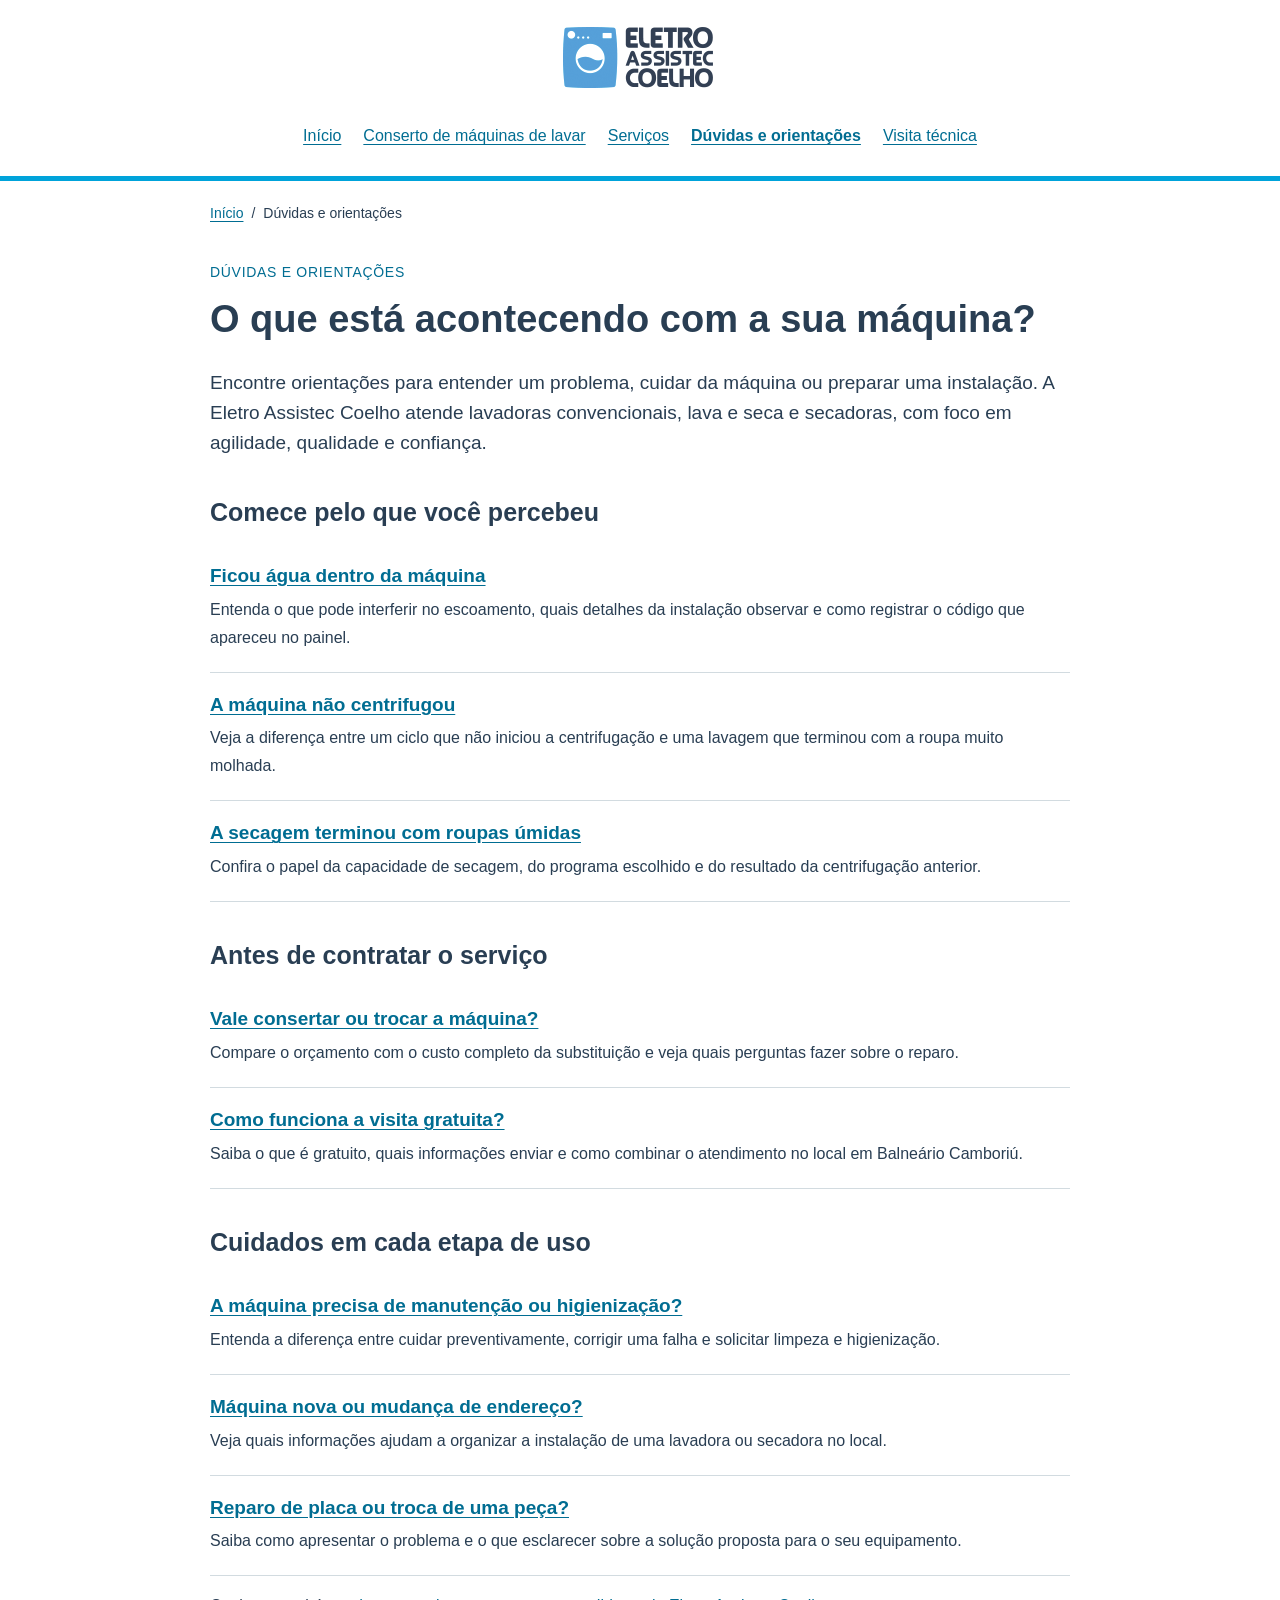
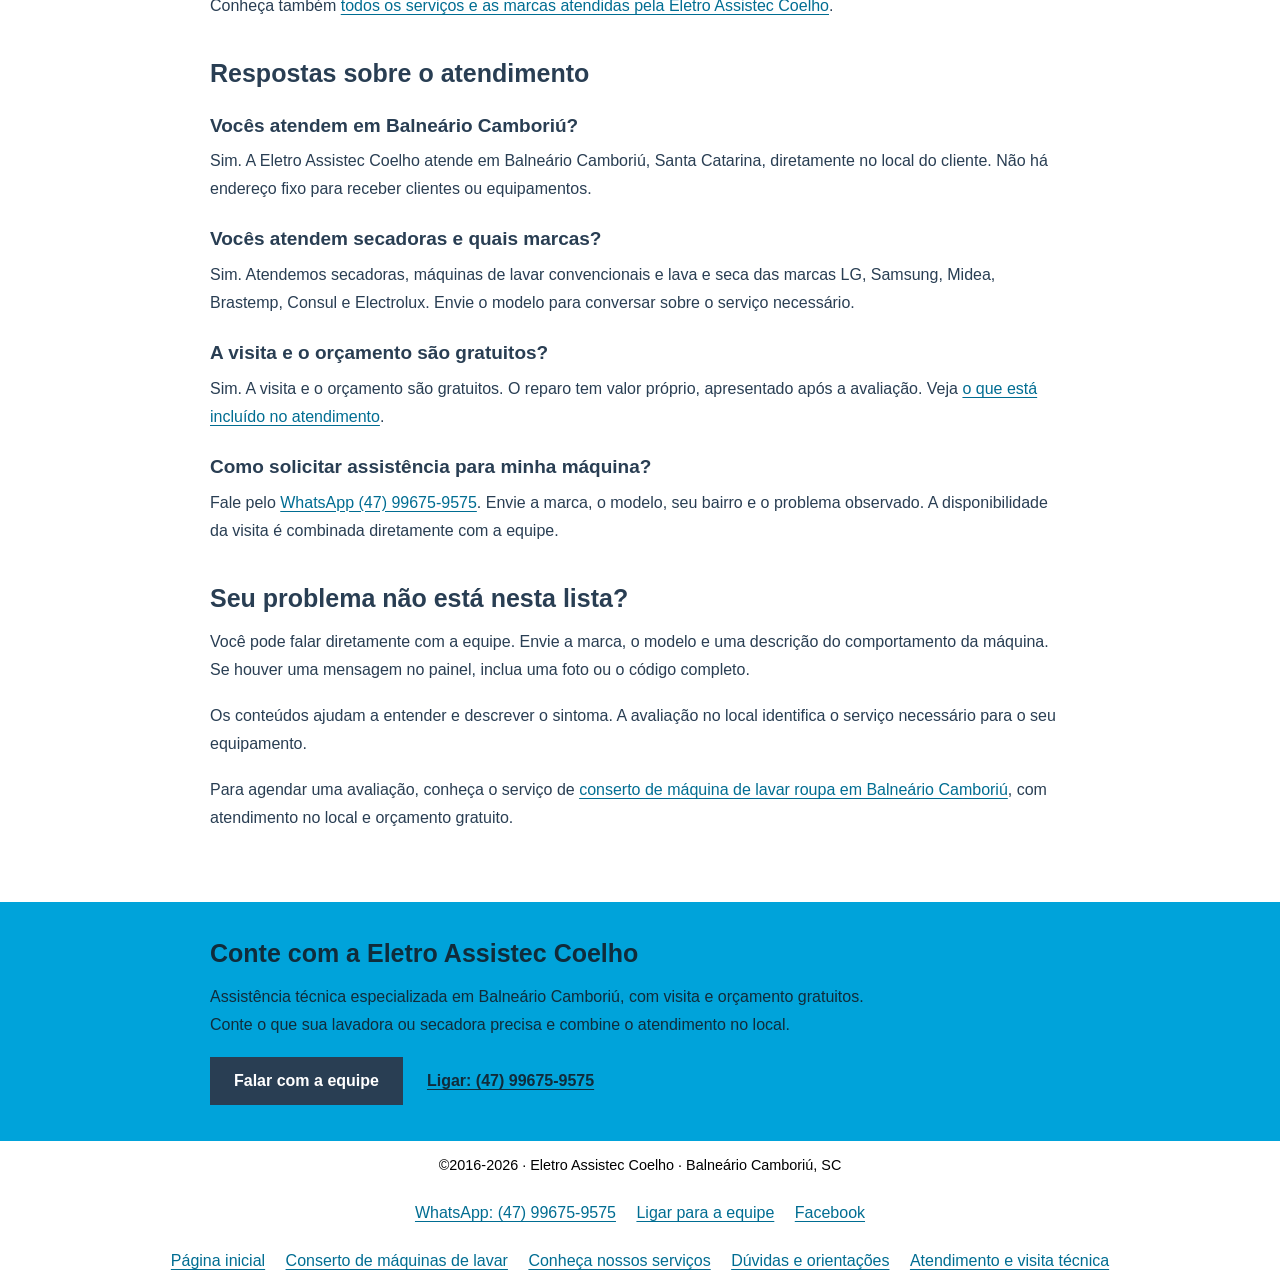
<file: duvidas-e-orientacoes.html>
<!DOCTYPE html>
<html lang="pt-BR">
<head>
  <meta charset="utf-8">
  <meta name="viewport" content="width=device-width, initial-scale=1">
  <title>Dúvidas e Orientações sobre Lavadoras e Secadoras | Eletro Assistec Coelho</title>
  <meta name="description" content="Dúvidas e orientações sobre conserto, manutenção, higienização e instalação de lavadoras e secadoras. Orientações e atendimento em Balneário Camboriú.">
  <link rel="canonical" href="https://eletroassisteccoelho.com.br/duvidas-e-orientacoes.html">
  <link rel="icon" href="favicon.ico">
  <link rel="stylesheet" href="assets/conteudos.0b59d3771e07.css">
  <meta property="og:type" content="website">
  <meta property="og:locale" content="pt_BR">
  <meta property="og:site_name" content="Eletro Assistec Coelho">
  <meta property="og:title" content="Dúvidas e Orientações sobre Lavadoras e Secadoras | Eletro Assistec Coelho">
  <meta property="og:description" content="Dúvidas e orientações sobre conserto, manutenção, higienização e instalação de lavadoras e secadoras. Orientações e atendimento em Balneário Camboriú.">
  <meta property="og:url" content="https://eletroassisteccoelho.com.br/duvidas-e-orientacoes.html">
  <meta property="og:image" content="https://eletroassisteccoelho.com.br/img/stationery.png">
  <meta property="og:image:alt" content="Eletro Assistec Coelho">
  <meta property="og:image:width" content="600">
  <meta property="og:image:height" content="220">
  <meta name="twitter:card" content="summary">
  <meta name="twitter:title" content="Dúvidas e Orientações sobre Lavadoras e Secadoras | Eletro Assistec Coelho">
  <meta name="twitter:description" content="Dúvidas e orientações sobre conserto, manutenção, higienização e instalação de lavadoras e secadoras. Orientações e atendimento em Balneário Camboriú.">
  <meta name="twitter:image" content="https://eletroassisteccoelho.com.br/img/stationery.png">
  <meta name="twitter:image:alt" content="Eletro Assistec Coelho">
  <link rel="describedby" href="llms.txt" type="text/plain">
  <link rel="alternate" type="text/markdown" href="duvidas-e-orientacoes.html.md" title="Versão em texto">
  <script type="application/ld+json">
{
  "@context": "https://schema.org",
  "@graph": [
    {
      "@type": "Organization",
      "@id": "https://eletroassisteccoelho.com.br/#empresa",
      "name": "Eletro Assistec Coelho",
      "url": "https://eletroassisteccoelho.com.br/",
      "telephone": "+5547996759575",
      "logo": "https://eletroassisteccoelho.com.br/img/stationery.png",
      "areaServed": {
        "@type": "City",
        "name": "Balneário Camboriú",
        "containedInPlace": {
          "@type": "State",
          "name": "Santa Catarina",
          "containedInPlace": {
            "@type": "Country",
            "name": "Brasil"
          }
        }
      },
      "sameAs": [
        "https://www.facebook.com/assisteccoelho/",
        "https://share.google/2EQlhfNVgxlwBOWjh"
      ],
      "description": "A Eletro Assistec Coelho oferece assistência técnica especializada para máquinas de lavar roupa, lava e seca e secadoras das marcas LG, Samsung, Midea, Brastemp, Consul e Electrolux. Realiza manutenção preventiva e corretiva, instalação, limpeza e higienização, troca de peças danificadas e reparo de placas eletrônicas. Atendimento no local em Balneário Camboriú, com visita e orçamento gratuitos, agilidade, qualidade e confiança.",
      "contactPoint": {
        "@type": "ContactPoint",
        "contactType": "atendimento ao cliente",
        "telephone": "+5547996759575",
        "availableLanguage": "Português",
        "url": "https://wa.me/5547996759575"
      },
      "slogan": "Qualidade e confiança em cada serviço!"
    },
    {
      "@type": "WebSite",
      "@id": "https://eletroassisteccoelho.com.br/#site",
      "url": "https://eletroassisteccoelho.com.br/",
      "name": "Eletro Assistec Coelho",
      "inLanguage": "pt-BR",
      "publisher": {
        "@id": "https://eletroassisteccoelho.com.br/#empresa"
      }
    },
    {
      "@type": "CollectionPage",
      "@id": "https://eletroassisteccoelho.com.br/duvidas-e-orientacoes.html#pagina",
      "url": "https://eletroassisteccoelho.com.br/duvidas-e-orientacoes.html",
      "name": "Dúvidas e Orientações sobre Lavadoras e Secadoras | Eletro Assistec Coelho",
      "description": "Dúvidas e orientações sobre conserto, manutenção, higienização e instalação de lavadoras e secadoras. Orientações e atendimento em Balneário Camboriú.",
      "inLanguage": "pt-BR",
      "publisher": {
        "@id": "https://eletroassisteccoelho.com.br/#empresa"
      },
      "isPartOf": {
        "@id": "https://eletroassisteccoelho.com.br/#site"
      },
      "breadcrumb": {
        "@id": "https://eletroassisteccoelho.com.br/duvidas-e-orientacoes.html#breadcrumb"
      },
      "mainEntity": {
        "@id": "https://eletroassisteccoelho.com.br/duvidas-e-orientacoes.html#conteudos"
      },
      "about": {
        "@id": "https://eletroassisteccoelho.com.br/#empresa"
      }
    },
    {
      "@type": "BreadcrumbList",
      "@id": "https://eletroassisteccoelho.com.br/duvidas-e-orientacoes.html#breadcrumb",
      "itemListElement": [
        {
          "@type": "ListItem",
          "position": 1,
          "name": "Início",
          "item": "https://eletroassisteccoelho.com.br/"
        },
        {
          "@type": "ListItem",
          "position": 2,
          "name": "Dúvidas e orientações",
          "item": "https://eletroassisteccoelho.com.br/duvidas-e-orientacoes.html"
        }
      ]
    },
    {
      "@type": "ItemList",
      "@id": "https://eletroassisteccoelho.com.br/duvidas-e-orientacoes.html#conteudos",
      "numberOfItems": 8,
      "itemListElement": [
        {
          "@type": "ListItem",
          "position": 1,
          "url": "https://eletroassisteccoelho.com.br/maquina-nao-escoa-agua.html",
          "name": "Água no tambor"
        },
        {
          "@type": "ListItem",
          "position": 2,
          "url": "https://eletroassisteccoelho.com.br/maquina-nao-centrifuga.html",
          "name": "Não centrifuga?"
        },
        {
          "@type": "ListItem",
          "position": 3,
          "url": "https://eletroassisteccoelho.com.br/lava-e-seca-nao-seca.html",
          "name": "Não seca bem?"
        },
        {
          "@type": "ListItem",
          "position": 4,
          "url": "https://eletroassisteccoelho.com.br/consertar-ou-trocar.html",
          "name": "Consertar ou trocar?"
        },
        {
          "@type": "ListItem",
          "position": 5,
          "url": "https://eletroassisteccoelho.com.br/visita-tecnica-gratuita.html",
          "name": "Visita gratuita"
        },
        {
          "@type": "ListItem",
          "position": 6,
          "url": "https://eletroassisteccoelho.com.br/manutencao-e-higienizacao.html",
          "name": "Manutenção e higienização"
        },
        {
          "@type": "ListItem",
          "position": 7,
          "url": "https://eletroassisteccoelho.com.br/instalacao-de-lavadoras-e-secadoras.html",
          "name": "Instalação de lavadoras e secadoras"
        },
        {
          "@type": "ListItem",
          "position": 8,
          "url": "https://eletroassisteccoelho.com.br/reparo-de-placas-e-pecas.html",
          "name": "Reparo de placas e peças"
        }
      ]
    }
  ]
}
  </script>
  <script async src="https://www.googletagmanager.com/gtag/js?id=AW-932054382"></script>
  <script>
    window.dataLayer = window.dataLayer || [];
    function gtag() { dataLayer.push(arguments); }
    gtag('js', new Date());
    gtag('config', 'AW-932054382');
  </script>
  <link rel="stylesheet" href="assets/acessibilidade.8e1e148d7e1f.css">
</head>
<body class="content-page">
  <a class="skip-link" href="#conteudo">Pular para o conteúdo</a>
  <header class="content-header">
    <div class="content-width">
      <a class="brand" href="/" aria-label="Eletro Assistec Coelho — página inicial"><span class="brand-window"><img src="img/stationery.png" width="600" height="220" alt="Eletro Assistec Coelho"></span></a>
      <nav class="content-nav" aria-label="Navegação principal">
        <a href="/">Início</a>
        <a href="conserto-de-maquina-de-lavar-balneario-camboriu.html">Conserto de máquinas de lavar</a>
        <a href="servicos.html">Serviços</a>
        <a href="duvidas-e-orientacoes.html" aria-current="page">Dúvidas e orientações</a>
        <a href="visita-tecnica-gratuita.html">Visita técnica</a>
      </nav>
    </div>
  </header>
  <nav class="breadcrumb content-width" aria-label="Caminho de navegação"><ol><li><a href="/">Início</a></li><li aria-current="page">Dúvidas e orientações</li></ol></nav>
  <main class="content-width" id="conteudo" tabindex="-1">
    <header>
      <p class="article-label">Dúvidas e orientações</p>
      <h1>O que está acontecendo com a sua máquina?</h1>
      <p class="intro">Encontre orientações para entender um problema, cuidar da máquina ou preparar uma instalação. A Eletro Assistec Coelho atende lavadoras convencionais, lava e seca e secadoras, com foco em agilidade, qualidade e confiança.</p>
    </header>
    <section aria-labelledby="problemas-title">
      <h2 id="problemas-title">Comece pelo que você percebeu</h2>
      <ul class="topic-list">
        <li><h3><a href="maquina-nao-escoa-agua.html">Ficou água dentro da máquina</a></h3><p>Entenda o que pode interferir no escoamento, quais detalhes da instalação observar e como registrar o código que apareceu no painel.</p></li>
        <li><h3><a href="maquina-nao-centrifuga.html">A máquina não centrifugou</a></h3><p>Veja a diferença entre um ciclo que não iniciou a centrifugação e uma lavagem que terminou com a roupa muito molhada.</p></li>
        <li><h3><a href="lava-e-seca-nao-seca.html">A secagem terminou com roupas úmidas</a></h3><p>Confira o papel da capacidade de secagem, do programa escolhido e do resultado da centrifugação anterior.</p></li>
      </ul>
    </section>
    <section aria-labelledby="decisao-title">
      <h2 id="decisao-title">Antes de contratar o serviço</h2>
      <ul class="topic-list">
        <li><h3><a href="consertar-ou-trocar.html">Vale consertar ou trocar a máquina?</a></h3><p>Compare o orçamento com o custo completo da substituição e veja quais perguntas fazer sobre o reparo.</p></li>
        <li><h3><a href="visita-tecnica-gratuita.html">Como funciona a visita gratuita?</a></h3><p>Saiba o que é gratuito, quais informações enviar e como combinar o atendimento no local em Balneário Camboriú.</p></li>
      </ul>
    </section>
    <section aria-labelledby="cuidados-title">
      <h2 id="cuidados-title">Cuidados em cada etapa de uso</h2>
      <ul class="topic-list">
        <li><h3><a href="manutencao-e-higienizacao.html">A máquina precisa de manutenção ou higienização?</a></h3><p>Entenda a diferença entre cuidar preventivamente, corrigir uma falha e solicitar limpeza e higienização.</p></li>
        <li><h3><a href="instalacao-de-lavadoras-e-secadoras.html">Máquina nova ou mudança de endereço?</a></h3><p>Veja quais informações ajudam a organizar a instalação de uma lavadora ou secadora no local.</p></li>
        <li><h3><a href="reparo-de-placas-e-pecas.html">Reparo de placa ou troca de uma peça?</a></h3><p>Saiba como apresentar o problema e o que esclarecer sobre a solução proposta para o seu equipamento.</p></li>
      </ul>
      <p>Conheça também <a href="servicos.html">todos os serviços e as marcas atendidas pela Eletro Assistec Coelho</a>.</p>
    </section>
    <section aria-labelledby="atendimento-title">
      <h2 id="atendimento-title">Respostas sobre o atendimento</h2>
      <h3>Vocês atendem em Balneário Camboriú?</h3>
      <p>Sim. A Eletro Assistec Coelho atende em Balneário Camboriú, Santa Catarina, diretamente no local do cliente. Não há endereço fixo para receber clientes ou equipamentos.</p>
      <h3>Vocês atendem secadoras e quais marcas?</h3>
      <p>Sim. Atendemos secadoras, máquinas de lavar convencionais e lava e seca das marcas LG, Samsung, Midea, Brastemp, Consul e Electrolux. Envie o modelo para conversar sobre o serviço necessário.</p>
      <h3>A visita e o orçamento são gratuitos?</h3>
      <p>Sim. A visita e o orçamento são gratuitos. O reparo tem valor próprio, apresentado após a avaliação. Veja <a href="visita-tecnica-gratuita.html#o-que-e-gratuito">o que está incluído no atendimento</a>.</p>
      <h3>Como solicitar assistência para minha máquina?</h3>
      <p>Fale pelo <a href="https://wa.me/5547996759575">WhatsApp (47) 99675-9575</a>. Envie a marca, o modelo, seu bairro e o problema observado. A disponibilidade da visita é combinada diretamente com a equipe.</p>
    </section>
    <section aria-labelledby="contato-ajuda-title">
      <h2 id="contato-ajuda-title">Seu problema não está nesta lista?</h2>
      <p>Você pode falar diretamente com a equipe. Envie a marca, o modelo e uma descrição do comportamento da máquina. Se houver uma mensagem no painel, inclua uma foto ou o código completo.</p>
      <p>Os conteúdos ajudam a entender e descrever o sintoma. A avaliação no local identifica o serviço necessário para o seu equipamento.</p>
      <p>Para agendar uma avaliação, conheça o serviço de <a href="conserto-de-maquina-de-lavar-balneario-camboriu.html">conserto de máquina de lavar roupa em Balneário Camboriú</a>, com atendimento no local e orçamento gratuito.</p>
    </section>
  </main>
  <section class="contact-section" aria-labelledby="contact-title">
    <div class="content-width">
      <h2 id="contact-title">Conte com a Eletro Assistec Coelho</h2>
      <p>Assistência técnica especializada em Balneário Camboriú, com visita e orçamento gratuitos. Conte o que sua lavadora ou secadora precisa e combine o atendimento no local.</p>
      <div class="contact-actions"><a class="contact-button" href="https://wa.me/5547996759575?text=Ol%C3%A1%21%20Preciso%20de%20ajuda%20com%20minha%20m%C3%A1quina%20e%20gostaria%20de%20combinar%20uma%20visita%20gratuita%20em%20Balne%C3%A1rio%20Cambori%C3%BA.">Falar com a equipe</a><a href="tel:+5547996759575">Ligar: (47) 99675-9575</a></div>
    </div>
  </section>
  <footer class="content-footer">
    <span class="nowrap">©2016-2026 · Eletro Assistec Coelho · Balneário Camboriú, SC</span>
    <nav class="home-contact-links" aria-label="Contato direto">
      <a href="https://wa.me/5547996759575">WhatsApp: (47) 99675-9575</a>
      <a href="tel:+5547996759575">Ligar para a equipe</a>
      <a href="https://www.facebook.com/assisteccoelho/">Facebook</a>
    </nav>
    <nav class="home-content-links" aria-label="Dúvidas e orientações">
      <a href="/">Página inicial</a>
      <a href="conserto-de-maquina-de-lavar-balneario-camboriu.html">Conserto de máquinas de lavar</a>
      <a href="servicos.html">Conheça nossos serviços</a>
      <a href="duvidas-e-orientacoes.html">Dúvidas e orientações</a>
      <a href="visita-tecnica-gratuita.html">Atendimento e visita técnica</a>
    </nav>
  </footer>
</body>
</html>
</file>
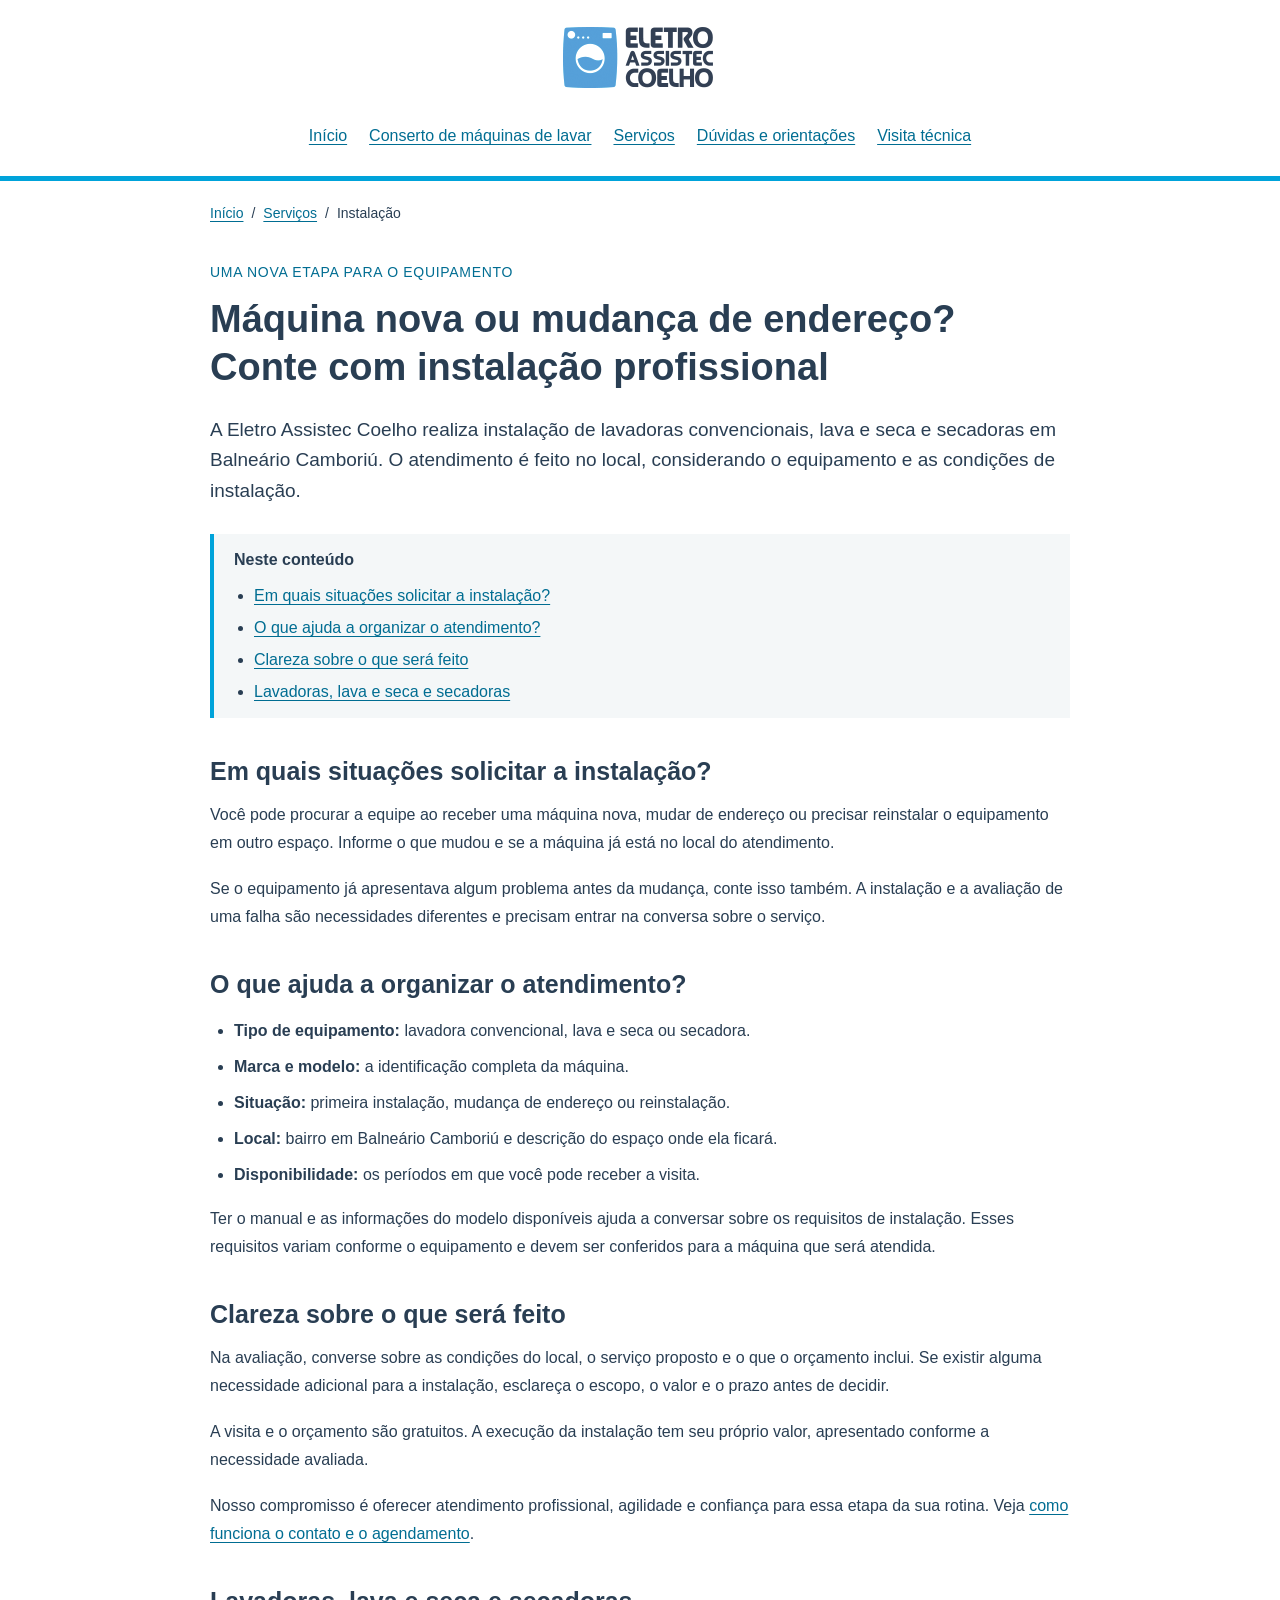
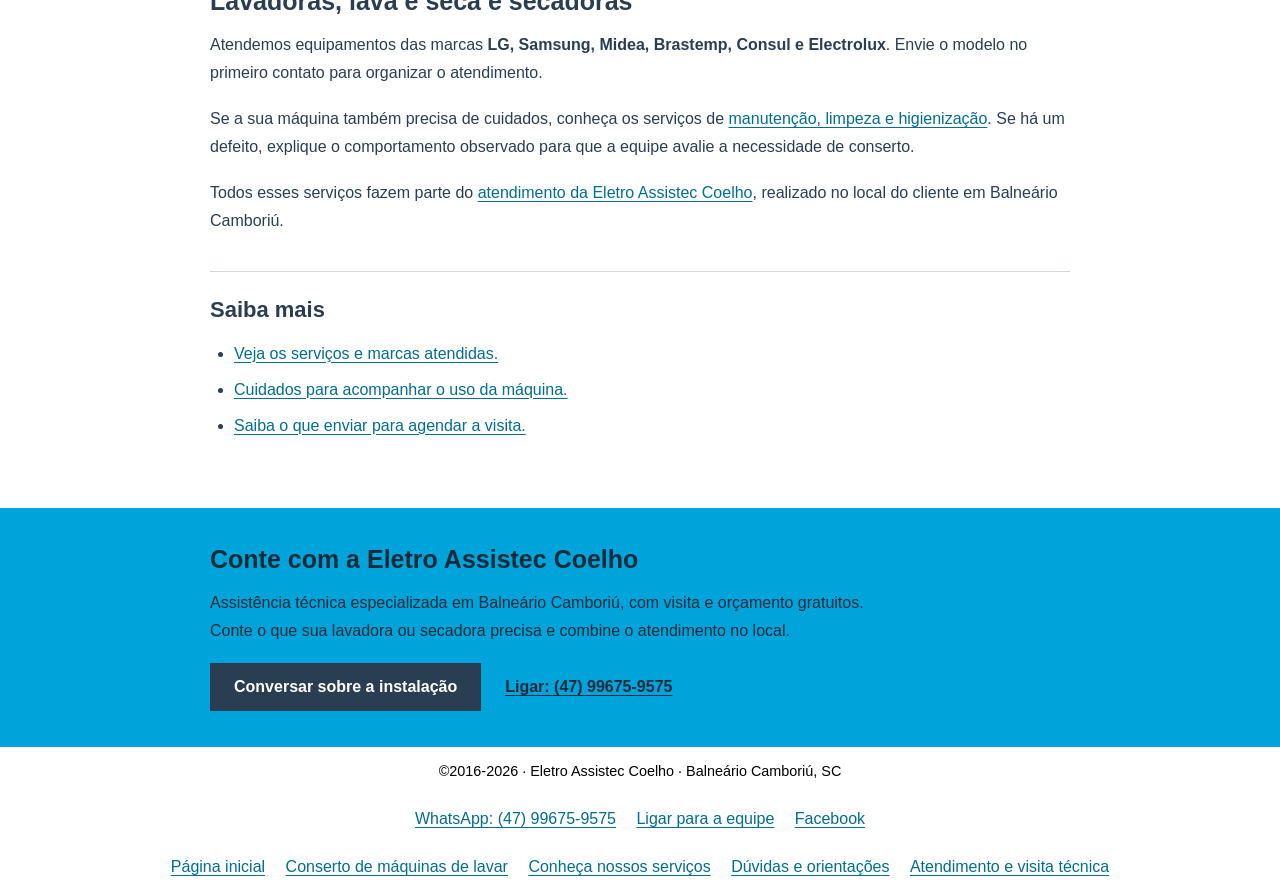
<file: instalacao-de-lavadoras-e-secadoras.html>
<!DOCTYPE html>
<html lang="pt-BR">
<head>
  <meta charset="utf-8">
  <meta name="viewport" content="width=device-width, initial-scale=1">
  <title>Instalação de Lavadoras e Secadoras | Eletro Assistec Coelho</title>
  <meta name="description" content="Instalação de máquinas de lavar, lava e seca e secadoras em Balneário Camboriú. Conte com atendimento profissional no local, visita e orçamento gratuitos.">
  <link rel="canonical" href="https://eletroassisteccoelho.com.br/instalacao-de-lavadoras-e-secadoras.html">
  <link rel="icon" href="favicon.ico">
  <link rel="stylesheet" href="assets/conteudos.0b59d3771e07.css">
  <meta property="og:type" content="website">
  <meta property="og:locale" content="pt_BR">
  <meta property="og:site_name" content="Eletro Assistec Coelho">
  <meta property="og:title" content="Instalação de Lavadoras e Secadoras | Eletro Assistec Coelho">
  <meta property="og:description" content="Instalação de máquinas de lavar, lava e seca e secadoras em Balneário Camboriú. Conte com atendimento profissional no local, visita e orçamento gratuitos.">
  <meta property="og:url" content="https://eletroassisteccoelho.com.br/instalacao-de-lavadoras-e-secadoras.html">
  <meta property="og:image" content="https://eletroassisteccoelho.com.br/img/stationery.png">
  <meta property="og:image:alt" content="Eletro Assistec Coelho">
  <meta property="og:image:width" content="600">
  <meta property="og:image:height" content="220">
  <meta name="twitter:card" content="summary">
  <meta name="twitter:title" content="Instalação de Lavadoras e Secadoras | Eletro Assistec Coelho">
  <meta name="twitter:description" content="Instalação de máquinas de lavar, lava e seca e secadoras em Balneário Camboriú. Conte com atendimento profissional no local, visita e orçamento gratuitos.">
  <meta name="twitter:image" content="https://eletroassisteccoelho.com.br/img/stationery.png">
  <meta name="twitter:image:alt" content="Eletro Assistec Coelho">
  <link rel="describedby" href="llms.txt" type="text/plain">
  <link rel="alternate" type="text/markdown" href="instalacao-de-lavadoras-e-secadoras.html.md" title="Versão em texto">
  <script type="application/ld+json">
{
  "@context": "https://schema.org",
  "@graph": [
    {
      "@type": "Organization",
      "@id": "https://eletroassisteccoelho.com.br/#empresa",
      "name": "Eletro Assistec Coelho",
      "url": "https://eletroassisteccoelho.com.br/",
      "telephone": "+5547996759575",
      "logo": "https://eletroassisteccoelho.com.br/img/stationery.png",
      "areaServed": {
        "@type": "City",
        "name": "Balneário Camboriú",
        "containedInPlace": {
          "@type": "State",
          "name": "Santa Catarina",
          "containedInPlace": {
            "@type": "Country",
            "name": "Brasil"
          }
        }
      },
      "sameAs": [
        "https://www.facebook.com/assisteccoelho/",
        "https://share.google/2EQlhfNVgxlwBOWjh"
      ],
      "description": "A Eletro Assistec Coelho oferece assistência técnica especializada para máquinas de lavar roupa, lava e seca e secadoras das marcas LG, Samsung, Midea, Brastemp, Consul e Electrolux. Realiza manutenção preventiva e corretiva, instalação, limpeza e higienização, troca de peças danificadas e reparo de placas eletrônicas. Atendimento no local em Balneário Camboriú, com visita e orçamento gratuitos, agilidade, qualidade e confiança.",
      "contactPoint": {
        "@type": "ContactPoint",
        "contactType": "atendimento ao cliente",
        "telephone": "+5547996759575",
        "availableLanguage": "Português",
        "url": "https://wa.me/5547996759575"
      },
      "slogan": "Qualidade e confiança em cada serviço!"
    },
    {
      "@type": "WebSite",
      "@id": "https://eletroassisteccoelho.com.br/#site",
      "url": "https://eletroassisteccoelho.com.br/",
      "name": "Eletro Assistec Coelho",
      "inLanguage": "pt-BR",
      "publisher": {
        "@id": "https://eletroassisteccoelho.com.br/#empresa"
      }
    },
    {
      "@type": "WebPage",
      "@id": "https://eletroassisteccoelho.com.br/instalacao-de-lavadoras-e-secadoras.html#pagina",
      "url": "https://eletroassisteccoelho.com.br/instalacao-de-lavadoras-e-secadoras.html",
      "name": "Instalação de Lavadoras e Secadoras | Eletro Assistec Coelho",
      "description": "Instalação de máquinas de lavar, lava e seca e secadoras em Balneário Camboriú. Conte com atendimento profissional no local, visita e orçamento gratuitos.",
      "inLanguage": "pt-BR",
      "publisher": {
        "@id": "https://eletroassisteccoelho.com.br/#empresa"
      },
      "isPartOf": {
        "@id": "https://eletroassisteccoelho.com.br/#site"
      },
      "about": {
        "@id": "https://eletroassisteccoelho.com.br/#empresa"
      },
      "breadcrumb": {
        "@id": "https://eletroassisteccoelho.com.br/instalacao-de-lavadoras-e-secadoras.html#breadcrumb"
      }
    },
    {
      "@type": "BreadcrumbList",
      "@id": "https://eletroassisteccoelho.com.br/instalacao-de-lavadoras-e-secadoras.html#breadcrumb",
      "itemListElement": [
        {
          "@type": "ListItem",
          "position": 1,
          "name": "Início",
          "item": "https://eletroassisteccoelho.com.br/"
        },
        {
          "@type": "ListItem",
          "position": 2,
          "name": "Serviços",
          "item": "https://eletroassisteccoelho.com.br/servicos.html"
        },
        {
          "@type": "ListItem",
          "position": 3,
          "name": "Instalação",
          "item": "https://eletroassisteccoelho.com.br/instalacao-de-lavadoras-e-secadoras.html"
        }
      ]
    }
  ]
}
  </script>
  <script async src="https://www.googletagmanager.com/gtag/js?id=AW-932054382"></script>
  <script>
    window.dataLayer = window.dataLayer || [];
    function gtag() { dataLayer.push(arguments); }
    gtag('js', new Date());
    gtag('config', 'AW-932054382');
  </script>
  <link rel="stylesheet" href="assets/acessibilidade.8e1e148d7e1f.css">
</head>
<body class="content-page">
  <a class="skip-link" href="#conteudo">Pular para o conteúdo</a>
  <header class="content-header">
    <div class="content-width">
      <a class="brand" href="/" aria-label="Eletro Assistec Coelho — página inicial"><span class="brand-window"><img src="img/stationery.png" width="600" height="220" alt="Eletro Assistec Coelho"></span></a>
      <nav class="content-nav" aria-label="Navegação principal">
        <a href="/">Início</a>
        <a href="conserto-de-maquina-de-lavar-balneario-camboriu.html">Conserto de máquinas de lavar</a>
        <a href="servicos.html">Serviços</a>
        <a href="duvidas-e-orientacoes.html">Dúvidas e orientações</a>
        <a href="visita-tecnica-gratuita.html">Visita técnica</a>
      </nav>
    </div>
  </header>
  <nav class="breadcrumb content-width" aria-label="Caminho de navegação"><ol><li><a href="/">Início</a></li><li><a href="servicos.html">Serviços</a></li><li aria-current="page">Instalação</li></ol></nav>
  <main class="content-width" id="conteudo" tabindex="-1">
    <article>
      <header>
        <p class="article-label">Uma nova etapa para o equipamento</p>
        <h1>Máquina nova ou mudança de endereço? Conte com instalação profissional</h1>
        <p class="intro">A Eletro Assistec Coelho realiza instalação de lavadoras convencionais, lava e seca e secadoras em Balneário Camboriú. O atendimento é feito no local, considerando o equipamento e as condições de instalação.</p>
      </header>
      <nav class="article-toc" aria-label="Neste conteúdo"><p>Neste conteúdo</p><ul>
<li><a href="#quando-agendar">Em quais situações solicitar a instalação?</a></li>
<li><a href="#informacoes-para-agendar">O que ajuda a organizar o atendimento?</a></li>
<li><a href="#orcamento-da-instalacao">Clareza sobre o que será feito</a></li>
<li><a href="#equipamentos-atendidos">Lavadoras, lava e seca e secadoras</a></li>
      </ul></nav>
<section id="quando-agendar"><h2>Em quais situações solicitar a instalação?</h2>
<p>Você pode procurar a equipe ao receber uma máquina nova, mudar de endereço ou precisar reinstalar o equipamento em outro espaço. Informe o que mudou e se a máquina já está no local do atendimento.</p>
<p>Se o equipamento já apresentava algum problema antes da mudança, conte isso também. A instalação e a avaliação de uma falha são necessidades diferentes e precisam entrar na conversa sobre o serviço.</p>
</section>
<section id="informacoes-para-agendar"><h2>O que ajuda a organizar o atendimento?</h2>
<ul>
  <li><strong>Tipo de equipamento:</strong> lavadora convencional, lava e seca ou secadora.</li>
  <li><strong>Marca e modelo:</strong> a identificação completa da máquina.</li>
  <li><strong>Situação:</strong> primeira instalação, mudança de endereço ou reinstalação.</li>
  <li><strong>Local:</strong> bairro em Balneário Camboriú e descrição do espaço onde ela ficará.</li>
  <li><strong>Disponibilidade:</strong> os períodos em que você pode receber a visita.</li>
</ul>
<p>Ter o manual e as informações do modelo disponíveis ajuda a conversar sobre os requisitos de instalação. Esses requisitos variam conforme o equipamento e devem ser conferidos para a máquina que será atendida.</p>
</section>
<section id="orcamento-da-instalacao"><h2>Clareza sobre o que será feito</h2>
<p>Na avaliação, converse sobre as condições do local, o serviço proposto e o que o orçamento inclui. Se existir alguma necessidade adicional para a instalação, esclareça o escopo, o valor e o prazo antes de decidir.</p>
<p>A visita e o orçamento são gratuitos. A execução da instalação tem seu próprio valor, apresentado conforme a necessidade avaliada.</p>
<p>Nosso compromisso é oferecer atendimento profissional, agilidade e confiança para essa etapa da sua rotina. Veja <a href="visita-tecnica-gratuita.html">como funciona o contato e o agendamento</a>.</p>
</section>
<section id="equipamentos-atendidos"><h2>Lavadoras, lava e seca e secadoras</h2>
<p>Atendemos equipamentos das marcas <strong>LG, Samsung, Midea, Brastemp, Consul e Electrolux</strong>. Envie o modelo no primeiro contato para organizar o atendimento.</p>
<p>Se a sua máquina também precisa de cuidados, conheça os serviços de <a href="manutencao-e-higienizacao.html">manutenção, limpeza e higienização</a>. Se há um defeito, explique o comportamento observado para que a equipe avalie a necessidade de conserto.</p>
<p>Todos esses serviços fazem parte do <a href="servicos.html">atendimento da Eletro Assistec Coelho</a>, realizado no local do cliente em Balneário Camboriú.</p>
</section>
    </article>
    <nav class="related" aria-label="Outros serviços e orientações"><h2>Saiba mais</h2><ul>
<li><a href="servicos.html">Veja os serviços e marcas atendidas.</a></li>
<li><a href="manutencao-e-higienizacao.html">Cuidados para acompanhar o uso da máquina.</a></li>
<li><a href="visita-tecnica-gratuita.html">Saiba o que enviar para agendar a visita.</a></li>
    </ul></nav>
  </main>
  <section class="contact-section" aria-labelledby="contact-title">
    <div class="content-width">
      <h2 id="contact-title">Conte com a Eletro Assistec Coelho</h2>
      <p>Assistência técnica especializada em Balneário Camboriú, com visita e orçamento gratuitos. Conte o que sua lavadora ou secadora precisa e combine o atendimento no local.</p>
      <div class="contact-actions"><a class="contact-button" href="https://wa.me/5547996759575?text=Ol%C3%A1%21%20Preciso%20de%20instala%C3%A7%C3%A3o%20para%20minha%20lavadora%20ou%20secadora%20em%20Balne%C3%A1rio%20Cambori%C3%BA.%20Gostaria%20de%20combinar%20uma%20visita%20e%20or%C3%A7amento%20gratuitos.">Conversar sobre a instalação</a><a href="tel:+5547996759575">Ligar: (47) 99675-9575</a></div>
    </div>
  </section>
  <footer class="content-footer">
    <span class="nowrap">©2016-2026 · Eletro Assistec Coelho · Balneário Camboriú, SC</span>
    <nav class="home-contact-links" aria-label="Contato direto">
      <a href="https://wa.me/5547996759575">WhatsApp: (47) 99675-9575</a>
      <a href="tel:+5547996759575">Ligar para a equipe</a>
      <a href="https://www.facebook.com/assisteccoelho/">Facebook</a>
    </nav>
    <nav class="home-content-links" aria-label="Dúvidas e orientações">
      <a href="/">Página inicial</a>
      <a href="conserto-de-maquina-de-lavar-balneario-camboriu.html">Conserto de máquinas de lavar</a>
      <a href="servicos.html">Conheça nossos serviços</a>
      <a href="duvidas-e-orientacoes.html">Dúvidas e orientações</a>
      <a href="visita-tecnica-gratuita.html">Atendimento e visita técnica</a>
    </nav>
  </footer>
</body>
</html>
</file>
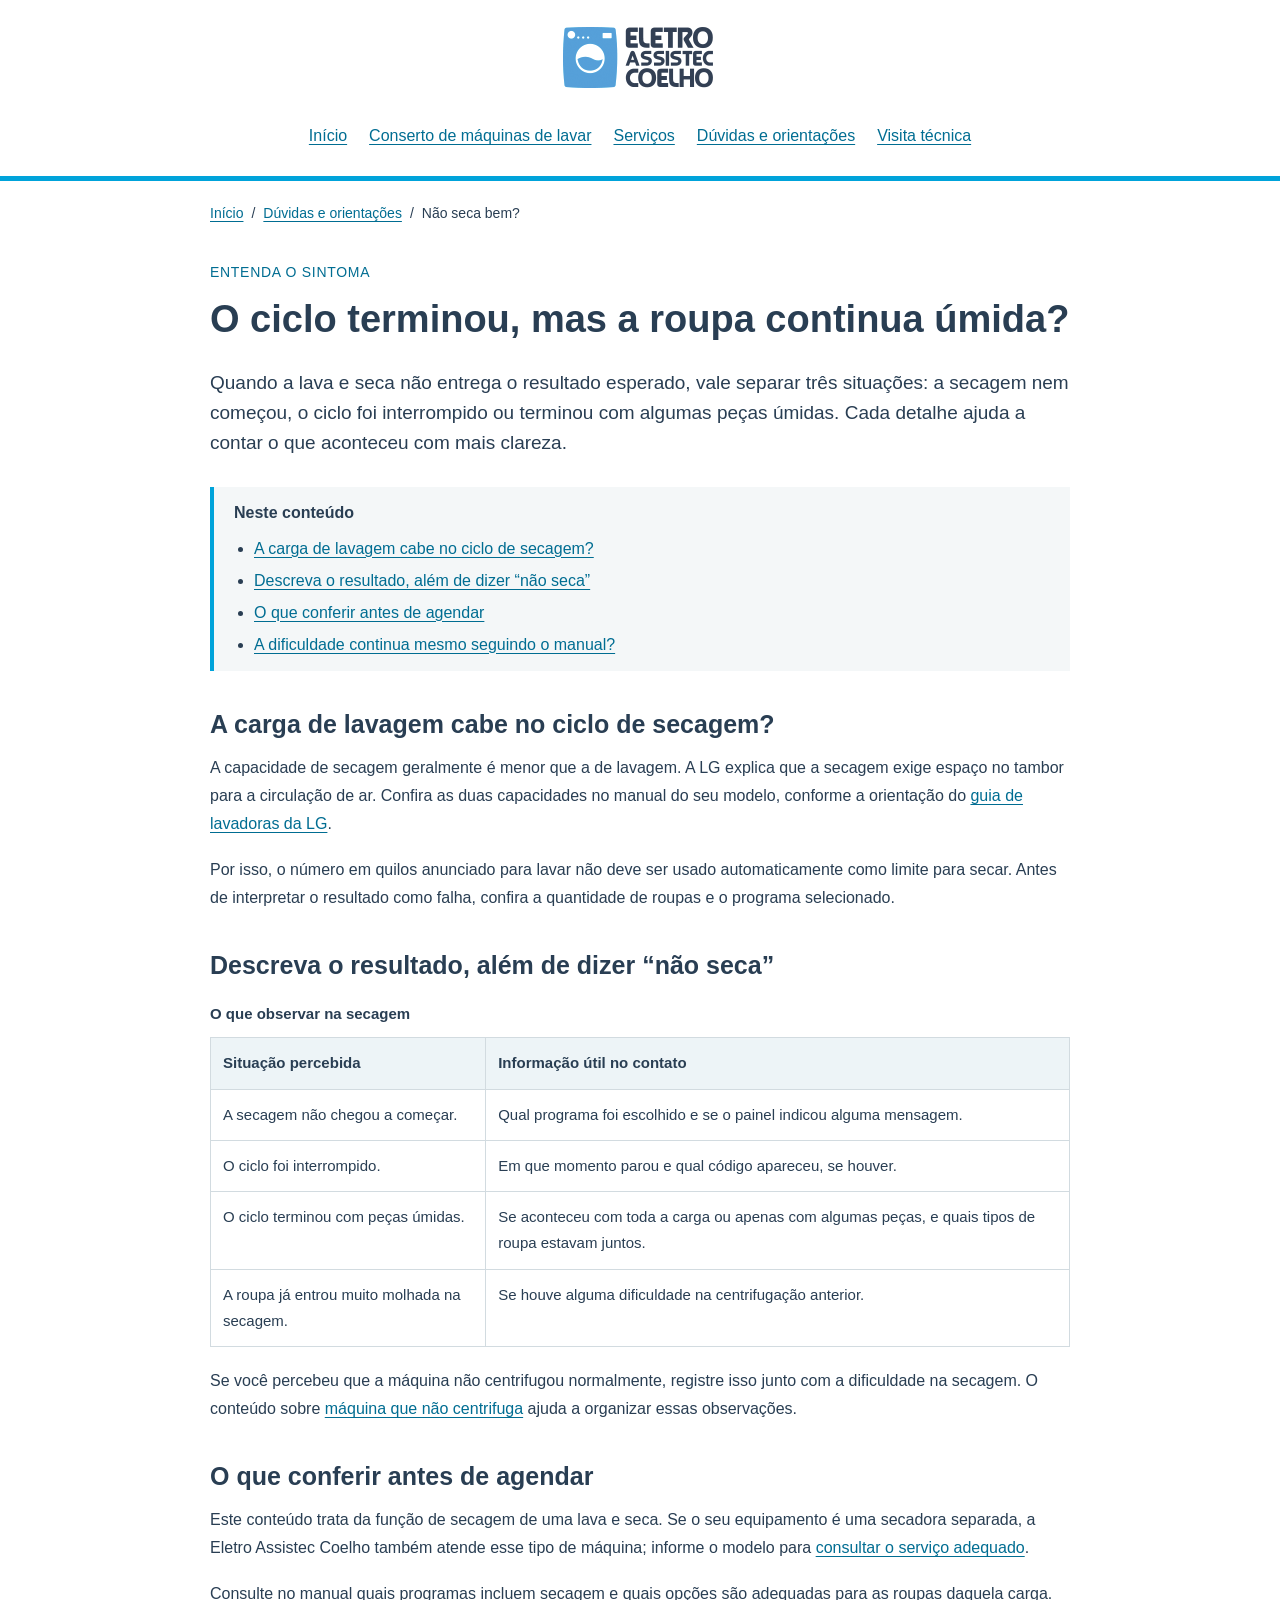
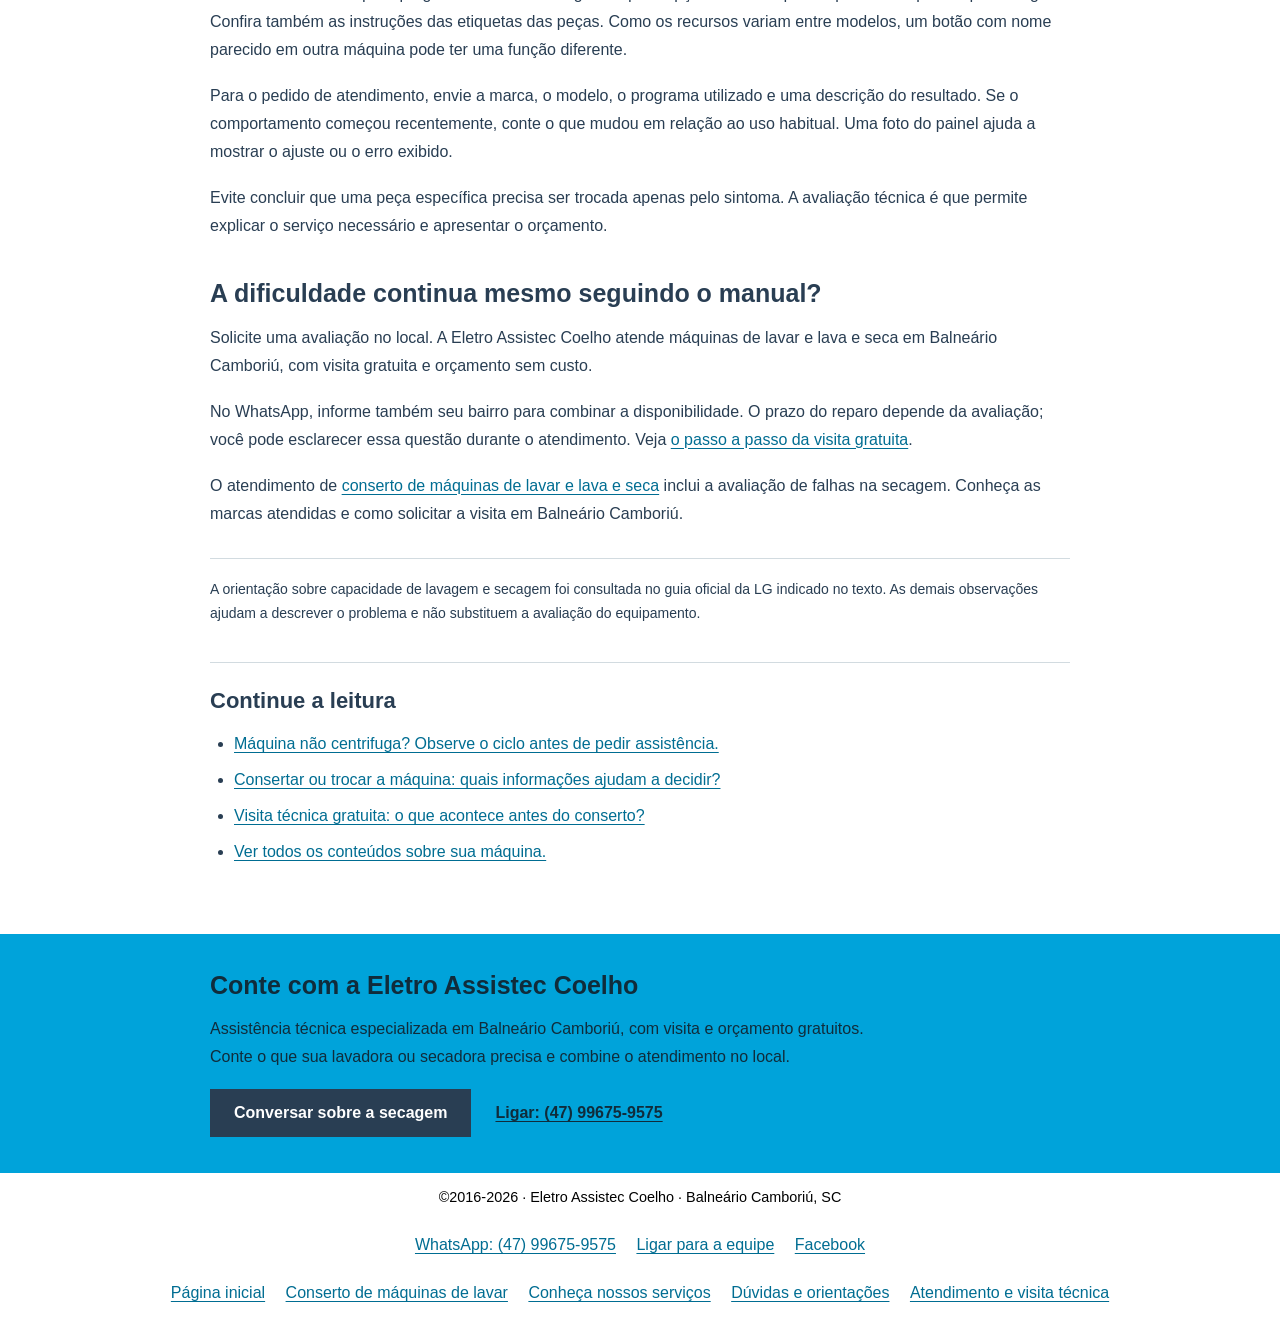
<file: lava-e-seca-nao-seca.html>
<!DOCTYPE html>
<html lang="pt-BR">
<head>
  <meta charset="utf-8">
  <meta name="viewport" content="width=device-width, initial-scale=1">
  <title>Lava e seca não seca bem? O que observar | Eletro Assistec Coelho</title>
  <meta name="description" content="Sua lava e seca termina com roupas úmidas? Entenda o que observar na carga e no programa antes de solicitar assistência em Balneário Camboriú.">
  <link rel="canonical" href="https://eletroassisteccoelho.com.br/lava-e-seca-nao-seca.html">
  <link rel="icon" href="favicon.ico">
  <link rel="stylesheet" href="assets/conteudos.0b59d3771e07.css">
  <meta property="og:type" content="website">
  <meta property="og:locale" content="pt_BR">
  <meta property="og:site_name" content="Eletro Assistec Coelho">
  <meta property="og:title" content="Lava e seca não seca bem? O que observar | Eletro Assistec Coelho">
  <meta property="og:description" content="Sua lava e seca termina com roupas úmidas? Entenda o que observar na carga e no programa antes de solicitar assistência em Balneário Camboriú.">
  <meta property="og:url" content="https://eletroassisteccoelho.com.br/lava-e-seca-nao-seca.html">
  <meta property="og:image" content="https://eletroassisteccoelho.com.br/img/stationery.png">
  <meta property="og:image:alt" content="Eletro Assistec Coelho">
  <meta property="og:image:width" content="600">
  <meta property="og:image:height" content="220">
  <meta name="twitter:card" content="summary">
  <meta name="twitter:title" content="Lava e seca não seca bem? O que observar | Eletro Assistec Coelho">
  <meta name="twitter:description" content="Sua lava e seca termina com roupas úmidas? Entenda o que observar na carga e no programa antes de solicitar assistência em Balneário Camboriú.">
  <meta name="twitter:image" content="https://eletroassisteccoelho.com.br/img/stationery.png">
  <meta name="twitter:image:alt" content="Eletro Assistec Coelho">
  <link rel="describedby" href="llms.txt" type="text/plain">
  <link rel="alternate" type="text/markdown" href="lava-e-seca-nao-seca.html.md" title="Versão em texto">
  <script type="application/ld+json">
{
  "@context": "https://schema.org",
  "@graph": [
    {
      "@type": "Organization",
      "@id": "https://eletroassisteccoelho.com.br/#empresa",
      "name": "Eletro Assistec Coelho",
      "url": "https://eletroassisteccoelho.com.br/",
      "telephone": "+5547996759575",
      "logo": "https://eletroassisteccoelho.com.br/img/stationery.png",
      "areaServed": {
        "@type": "City",
        "name": "Balneário Camboriú",
        "containedInPlace": {
          "@type": "State",
          "name": "Santa Catarina",
          "containedInPlace": {
            "@type": "Country",
            "name": "Brasil"
          }
        }
      },
      "sameAs": [
        "https://www.facebook.com/assisteccoelho/",
        "https://share.google/2EQlhfNVgxlwBOWjh"
      ],
      "description": "A Eletro Assistec Coelho oferece assistência técnica especializada para máquinas de lavar roupa, lava e seca e secadoras das marcas LG, Samsung, Midea, Brastemp, Consul e Electrolux. Realiza manutenção preventiva e corretiva, instalação, limpeza e higienização, troca de peças danificadas e reparo de placas eletrônicas. Atendimento no local em Balneário Camboriú, com visita e orçamento gratuitos, agilidade, qualidade e confiança.",
      "contactPoint": {
        "@type": "ContactPoint",
        "contactType": "atendimento ao cliente",
        "telephone": "+5547996759575",
        "availableLanguage": "Português",
        "url": "https://wa.me/5547996759575"
      },
      "slogan": "Qualidade e confiança em cada serviço!"
    },
    {
      "@type": "WebSite",
      "@id": "https://eletroassisteccoelho.com.br/#site",
      "url": "https://eletroassisteccoelho.com.br/",
      "name": "Eletro Assistec Coelho",
      "inLanguage": "pt-BR",
      "publisher": {
        "@id": "https://eletroassisteccoelho.com.br/#empresa"
      }
    },
    {
      "@type": "WebPage",
      "@id": "https://eletroassisteccoelho.com.br/lava-e-seca-nao-seca.html#pagina",
      "url": "https://eletroassisteccoelho.com.br/lava-e-seca-nao-seca.html",
      "name": "Lava e seca não seca bem? O que observar | Eletro Assistec Coelho",
      "description": "Sua lava e seca termina com roupas úmidas? Entenda o que observar na carga e no programa antes de solicitar assistência em Balneário Camboriú.",
      "inLanguage": "pt-BR",
      "publisher": {
        "@id": "https://eletroassisteccoelho.com.br/#empresa"
      },
      "isPartOf": {
        "@id": "https://eletroassisteccoelho.com.br/#site"
      },
      "breadcrumb": {
        "@id": "https://eletroassisteccoelho.com.br/lava-e-seca-nao-seca.html#breadcrumb"
      },
      "about": {
        "@id": "https://eletroassisteccoelho.com.br/#empresa"
      }
    },
    {
      "@type": "BreadcrumbList",
      "@id": "https://eletroassisteccoelho.com.br/lava-e-seca-nao-seca.html#breadcrumb",
      "itemListElement": [
        {
          "@type": "ListItem",
          "position": 1,
          "name": "Início",
          "item": "https://eletroassisteccoelho.com.br/"
        },
        {
          "@type": "ListItem",
          "position": 2,
          "name": "Dúvidas e orientações",
          "item": "https://eletroassisteccoelho.com.br/duvidas-e-orientacoes.html"
        },
        {
          "@type": "ListItem",
          "position": 3,
          "name": "Não seca bem?",
          "item": "https://eletroassisteccoelho.com.br/lava-e-seca-nao-seca.html"
        }
      ]
    }
  ]
}
  </script>
  <script async src="https://www.googletagmanager.com/gtag/js?id=AW-932054382"></script>
  <script>
    window.dataLayer = window.dataLayer || [];
    function gtag() { dataLayer.push(arguments); }
    gtag('js', new Date());
    gtag('config', 'AW-932054382');
  </script>
  <link rel="stylesheet" href="assets/acessibilidade.8e1e148d7e1f.css">
</head>
<body class="content-page">
  <a class="skip-link" href="#conteudo">Pular para o conteúdo</a>
  <header class="content-header">
    <div class="content-width">
      <a class="brand" href="/" aria-label="Eletro Assistec Coelho — página inicial"><span class="brand-window"><img src="img/stationery.png" width="600" height="220" alt="Eletro Assistec Coelho"></span></a>
      <nav class="content-nav" aria-label="Navegação principal">
        <a href="/">Início</a>
        <a href="conserto-de-maquina-de-lavar-balneario-camboriu.html">Conserto de máquinas de lavar</a>
        <a href="servicos.html">Serviços</a>
        <a href="duvidas-e-orientacoes.html">Dúvidas e orientações</a>
        <a href="visita-tecnica-gratuita.html">Visita técnica</a>
      </nav>
    </div>
  </header>
  <nav class="breadcrumb content-width" aria-label="Caminho de navegação"><ol><li><a href="/">Início</a></li><li><a href="duvidas-e-orientacoes.html">Dúvidas e orientações</a></li><li aria-current="page">Não seca bem?</li></ol></nav>
  <main class="content-width" id="conteudo" tabindex="-1">
    <article>
      <header>
        <p class="article-label">Entenda o sintoma</p>
        <h1>O ciclo terminou, mas a roupa continua úmida?</h1>
        <p class="intro">Quando a lava e seca não entrega o resultado esperado, vale separar três situações: a secagem nem começou, o ciclo foi interrompido ou terminou com algumas peças úmidas. Cada detalhe ajuda a contar o que aconteceu com mais clareza.</p>
      </header>
      <nav class="article-toc" aria-label="Neste conteúdo"><p>Neste conteúdo</p><ul>
<li><a href="#carga-e-capacidade">A carga de lavagem cabe no ciclo de secagem?</a></li>
<li><a href="#descreva-o-resultado">Descreva o resultado, além de dizer “não seca”</a></li>
<li><a href="#antes-da-visita">O que conferir antes de agendar</a></li>
<li><a href="#solicite-avaliacao">A dificuldade continua mesmo seguindo o manual?</a></li>
      </ul></nav>
<section id="carga-e-capacidade">
<h2>A carga de lavagem cabe no ciclo de secagem?</h2>
<p>A capacidade de secagem geralmente é menor que a de lavagem. A LG explica que a secagem exige espaço no tambor para a circulação de ar. Confira as duas capacidades no manual do seu modelo, conforme a orientação do <a href="https://www.lg.com/br/buying-guides/laundry-lineup-guide/">guia de lavadoras da LG</a>.</p>
<p>Por isso, o número em quilos anunciado para lavar não deve ser usado automaticamente como limite para secar. Antes de interpretar o resultado como falha, confira a quantidade de roupas e o programa selecionado.</p>
</section>
<section id="descreva-o-resultado">
<h2>Descreva o resultado, além de dizer “não seca”</h2>
<div class="table-wrap" tabindex="0" role="region" aria-labelledby="tabela-1"><table><caption id="tabela-1">O que observar na secagem</caption><thead><tr><th scope="col">Situação percebida</th><th scope="col">Informação útil no contato</th></tr></thead><tbody>
<tr><td>A secagem não chegou a começar.</td><td>Qual programa foi escolhido e se o painel indicou alguma mensagem.</td></tr>
<tr><td>O ciclo foi interrompido.</td><td>Em que momento parou e qual código apareceu, se houver.</td></tr>
<tr><td>O ciclo terminou com peças úmidas.</td><td>Se aconteceu com toda a carga ou apenas com algumas peças, e quais tipos de roupa estavam juntos.</td></tr>
<tr><td>A roupa já entrou muito molhada na secagem.</td><td>Se houve alguma dificuldade na centrifugação anterior.</td></tr>
</tbody></table></div>
<p>Se você percebeu que a máquina não centrifugou normalmente, registre isso junto com a dificuldade na secagem. O conteúdo sobre <a href="maquina-nao-centrifuga.html">máquina que não centrifuga</a> ajuda a organizar essas observações.</p>
</section>
<section id="antes-da-visita">
<h2>O que conferir antes de agendar</h2>
<p>Este conteúdo trata da função de secagem de uma lava e seca. Se o seu equipamento é uma secadora separada, a Eletro Assistec Coelho também atende esse tipo de máquina; informe o modelo para <a href="servicos.html">consultar o serviço adequado</a>.</p>
<p>Consulte no manual quais programas incluem secagem e quais opções são adequadas para as roupas daquela carga. Confira também as instruções das etiquetas das peças. Como os recursos variam entre modelos, um botão com nome parecido em outra máquina pode ter uma função diferente.</p>
<p>Para o pedido de atendimento, envie a marca, o modelo, o programa utilizado e uma descrição do resultado. Se o comportamento começou recentemente, conte o que mudou em relação ao uso habitual. Uma foto do painel ajuda a mostrar o ajuste ou o erro exibido.</p>
<p>Evite concluir que uma peça específica precisa ser trocada apenas pelo sintoma. A avaliação técnica é que permite explicar o serviço necessário e apresentar o orçamento.</p>
</section>
<section id="solicite-avaliacao">
<h2>A dificuldade continua mesmo seguindo o manual?</h2>
<p>Solicite uma avaliação no local. A Eletro Assistec Coelho atende máquinas de lavar e lava e seca em Balneário Camboriú, com visita gratuita e orçamento sem custo.</p>
<p>No WhatsApp, informe também seu bairro para combinar a disponibilidade. O prazo do reparo depende da avaliação; você pode esclarecer essa questão durante o atendimento. Veja <a href="visita-tecnica-gratuita.html">o passo a passo da visita gratuita</a>.</p>
<p>O atendimento de <a href="conserto-de-maquina-de-lavar-balneario-camboriu.html">conserto de máquinas de lavar e lava e seca</a> inclui a avaliação de falhas na secagem. Conheça as marcas atendidas e como solicitar a visita em Balneário Camboriú.</p>
</section>
<p class="source-note">A orientação sobre capacidade de lavagem e secagem foi consultada no guia oficial da LG indicado no texto. As demais observações ajudam a descrever o problema e não substituem a avaliação do equipamento.</p>
    </article>
    <nav class="related" aria-label="Outras dúvidas"><h2>Continue a leitura</h2><ul>
<li><a href="maquina-nao-centrifuga.html">Máquina não centrifuga? Observe o ciclo antes de pedir assistência.</a></li>
<li><a href="consertar-ou-trocar.html">Consertar ou trocar a máquina: quais informações ajudam a decidir?</a></li>
<li><a href="visita-tecnica-gratuita.html">Visita técnica gratuita: o que acontece antes do conserto?</a></li>
    <li><a href="duvidas-e-orientacoes.html">Ver todos os conteúdos sobre sua máquina.</a></li>
    </ul></nav>
  </main>
  <section class="contact-section" aria-labelledby="contact-title">
    <div class="content-width">
      <h2 id="contact-title">Conte com a Eletro Assistec Coelho</h2>
      <p>Assistência técnica especializada em Balneário Camboriú, com visita e orçamento gratuitos. Conte o que sua lavadora ou secadora precisa e combine o atendimento no local.</p>
      <div class="contact-actions"><a class="contact-button" href="https://wa.me/5547996759575?text=Ol%C3%A1%21%20Minha%20m%C3%A1quina%20est%C3%A1%20apresentando%20dificuldade%20na%20secagem.%20Gostaria%20de%20solicitar%20uma%20visita%20gratuita%20em%20Balne%C3%A1rio%20Cambori%C3%BA.">Conversar sobre a secagem</a><a href="tel:+5547996759575">Ligar: (47) 99675-9575</a></div>
    </div>
  </section>
  <footer class="content-footer">
    <span class="nowrap">©2016-2026 · Eletro Assistec Coelho · Balneário Camboriú, SC</span>
    <nav class="home-contact-links" aria-label="Contato direto">
      <a href="https://wa.me/5547996759575">WhatsApp: (47) 99675-9575</a>
      <a href="tel:+5547996759575">Ligar para a equipe</a>
      <a href="https://www.facebook.com/assisteccoelho/">Facebook</a>
    </nav>
    <nav class="home-content-links" aria-label="Dúvidas e orientações">
      <a href="/">Página inicial</a>
      <a href="conserto-de-maquina-de-lavar-balneario-camboriu.html">Conserto de máquinas de lavar</a>
      <a href="servicos.html">Conheça nossos serviços</a>
      <a href="duvidas-e-orientacoes.html">Dúvidas e orientações</a>
      <a href="visita-tecnica-gratuita.html">Atendimento e visita técnica</a>
    </nav>
  </footer>
</body>
</html>
</file>
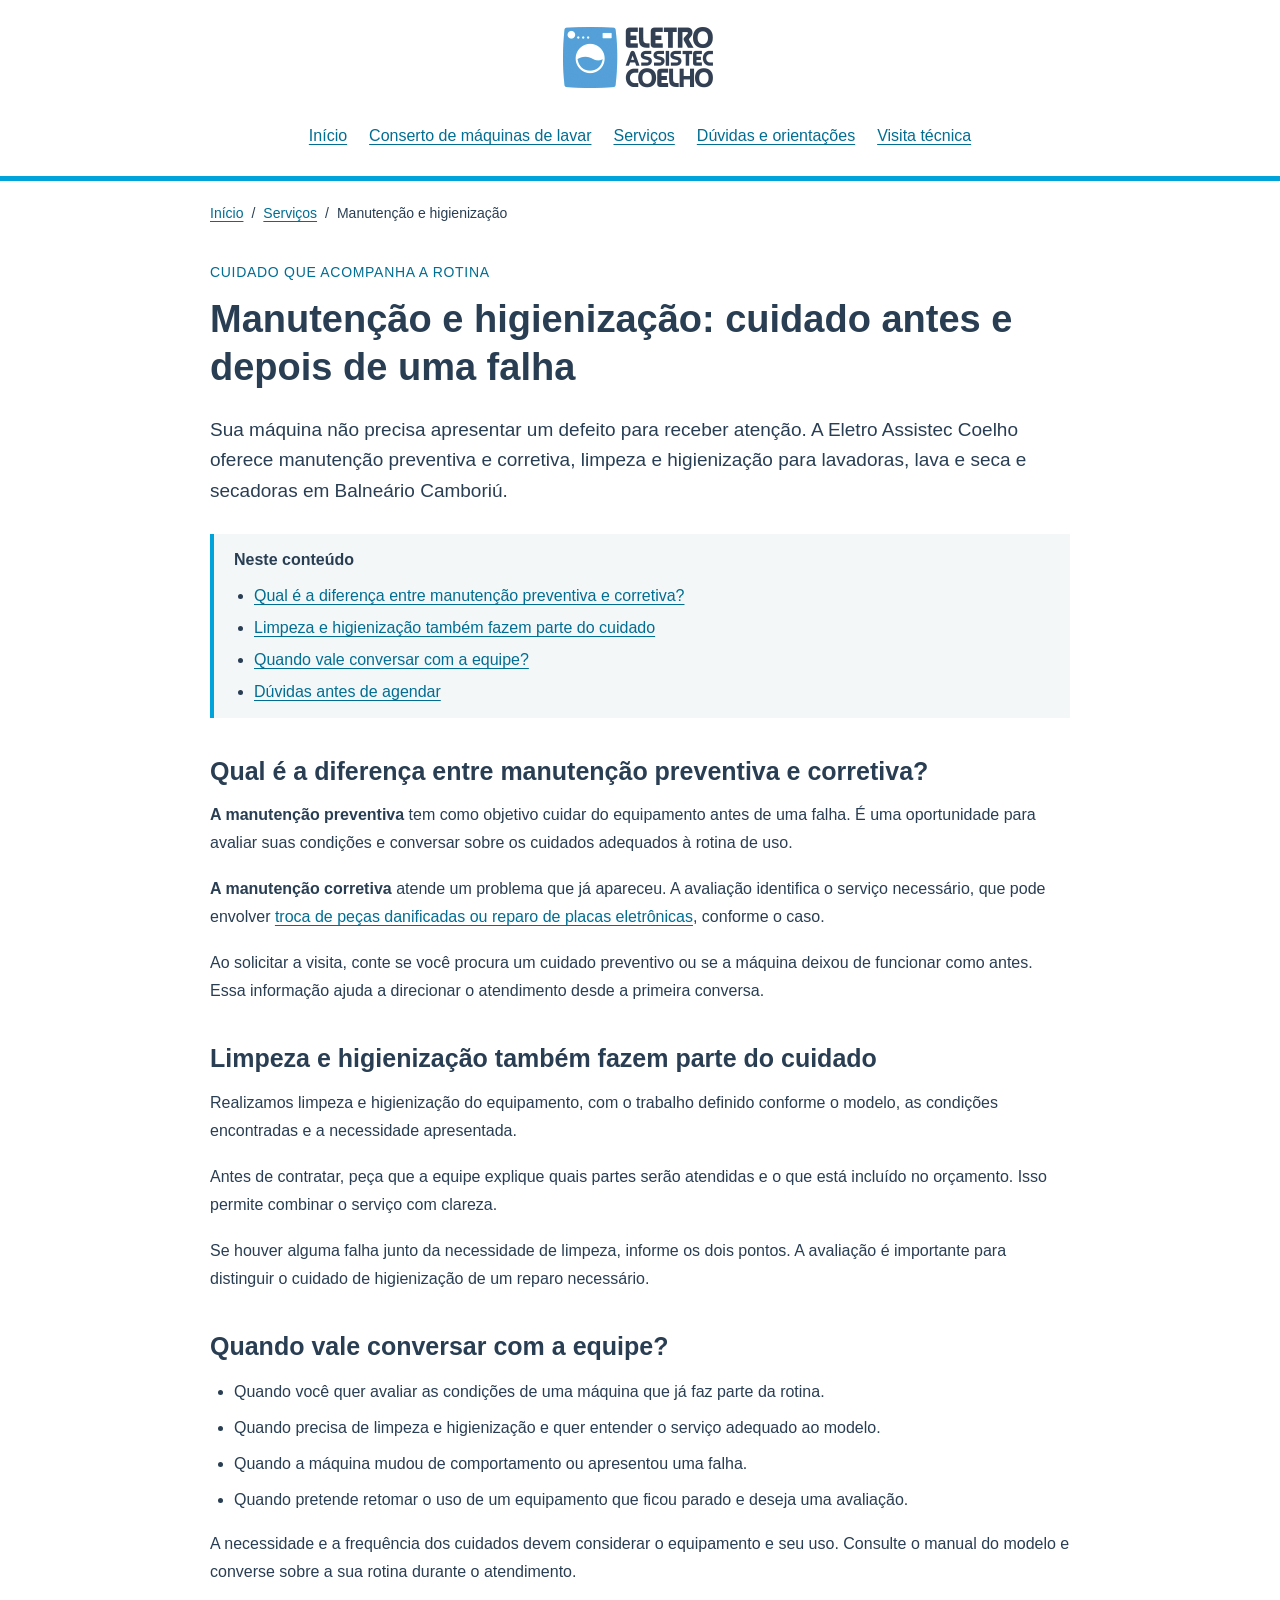
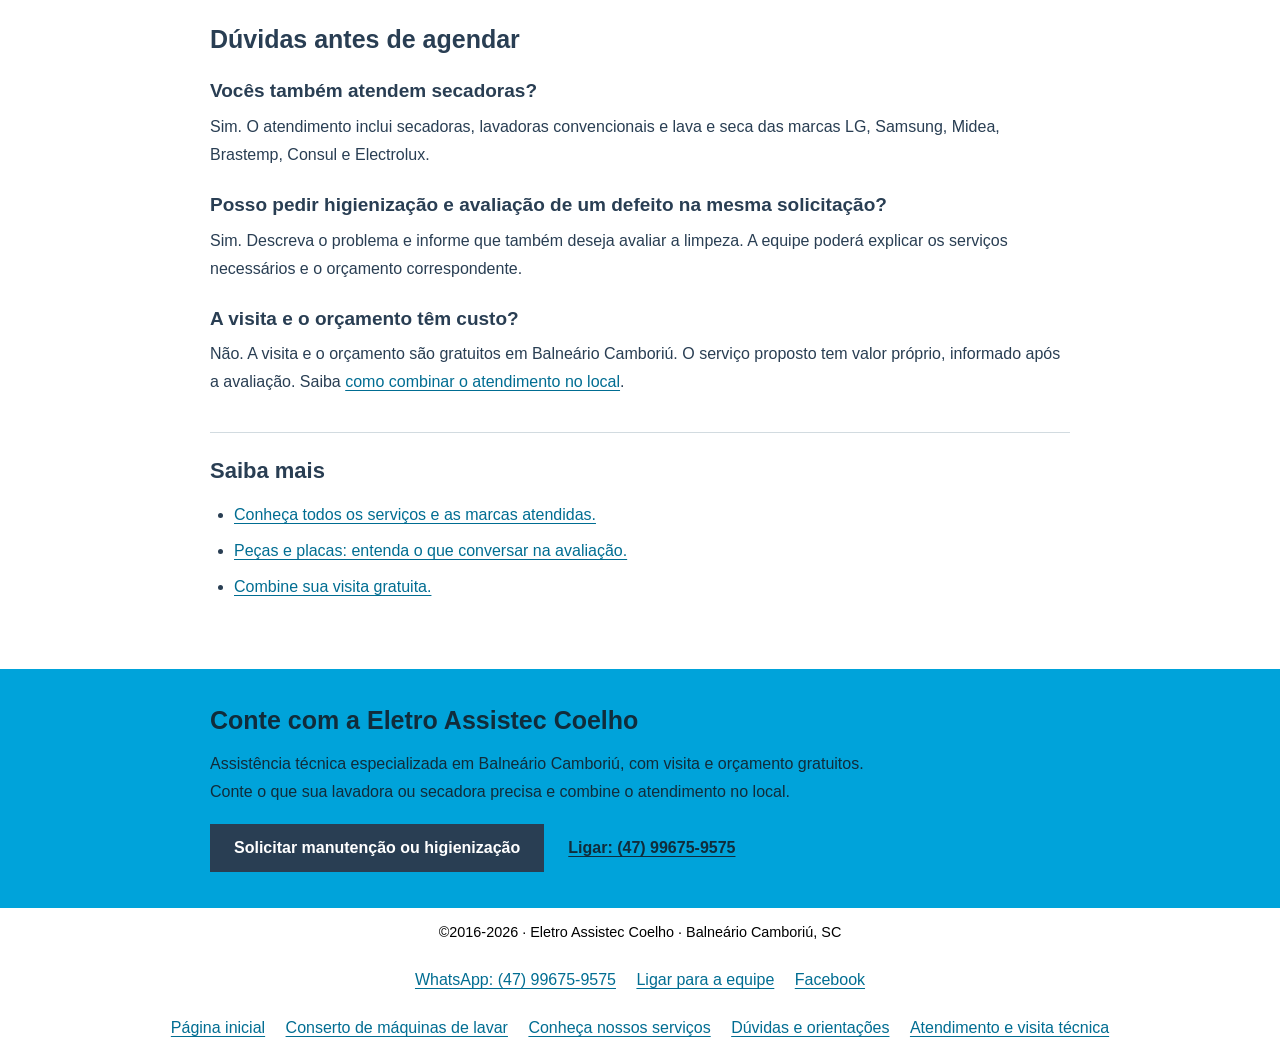
<file: manutencao-e-higienizacao.html>
<!DOCTYPE html>
<html lang="pt-BR">
<head>
  <meta charset="utf-8">
  <meta name="viewport" content="width=device-width, initial-scale=1">
  <title>Manutenção e Higienização de Máquinas | Eletro Assistec Coelho</title>
  <meta name="description" content="Manutenção preventiva e corretiva, limpeza e higienização de lavadoras, lava e seca e secadoras em Balneário Camboriú. Visita e orçamento gratuitos.">
  <link rel="canonical" href="https://eletroassisteccoelho.com.br/manutencao-e-higienizacao.html">
  <link rel="icon" href="favicon.ico">
  <link rel="stylesheet" href="assets/conteudos.0b59d3771e07.css">
  <meta property="og:type" content="website">
  <meta property="og:locale" content="pt_BR">
  <meta property="og:site_name" content="Eletro Assistec Coelho">
  <meta property="og:title" content="Manutenção e Higienização de Máquinas | Eletro Assistec Coelho">
  <meta property="og:description" content="Manutenção preventiva e corretiva, limpeza e higienização de lavadoras, lava e seca e secadoras em Balneário Camboriú. Visita e orçamento gratuitos.">
  <meta property="og:url" content="https://eletroassisteccoelho.com.br/manutencao-e-higienizacao.html">
  <meta property="og:image" content="https://eletroassisteccoelho.com.br/img/stationery.png">
  <meta property="og:image:alt" content="Eletro Assistec Coelho">
  <meta property="og:image:width" content="600">
  <meta property="og:image:height" content="220">
  <meta name="twitter:card" content="summary">
  <meta name="twitter:title" content="Manutenção e Higienização de Máquinas | Eletro Assistec Coelho">
  <meta name="twitter:description" content="Manutenção preventiva e corretiva, limpeza e higienização de lavadoras, lava e seca e secadoras em Balneário Camboriú. Visita e orçamento gratuitos.">
  <meta name="twitter:image" content="https://eletroassisteccoelho.com.br/img/stationery.png">
  <meta name="twitter:image:alt" content="Eletro Assistec Coelho">
  <link rel="describedby" href="llms.txt" type="text/plain">
  <link rel="alternate" type="text/markdown" href="manutencao-e-higienizacao.html.md" title="Versão em texto">
  <script type="application/ld+json">
{
  "@context": "https://schema.org",
  "@graph": [
    {
      "@type": "Organization",
      "@id": "https://eletroassisteccoelho.com.br/#empresa",
      "name": "Eletro Assistec Coelho",
      "url": "https://eletroassisteccoelho.com.br/",
      "telephone": "+5547996759575",
      "logo": "https://eletroassisteccoelho.com.br/img/stationery.png",
      "areaServed": {
        "@type": "City",
        "name": "Balneário Camboriú",
        "containedInPlace": {
          "@type": "State",
          "name": "Santa Catarina",
          "containedInPlace": {
            "@type": "Country",
            "name": "Brasil"
          }
        }
      },
      "sameAs": [
        "https://www.facebook.com/assisteccoelho/",
        "https://share.google/2EQlhfNVgxlwBOWjh"
      ],
      "description": "A Eletro Assistec Coelho oferece assistência técnica especializada para máquinas de lavar roupa, lava e seca e secadoras das marcas LG, Samsung, Midea, Brastemp, Consul e Electrolux. Realiza manutenção preventiva e corretiva, instalação, limpeza e higienização, troca de peças danificadas e reparo de placas eletrônicas. Atendimento no local em Balneário Camboriú, com visita e orçamento gratuitos, agilidade, qualidade e confiança.",
      "contactPoint": {
        "@type": "ContactPoint",
        "contactType": "atendimento ao cliente",
        "telephone": "+5547996759575",
        "availableLanguage": "Português",
        "url": "https://wa.me/5547996759575"
      },
      "slogan": "Qualidade e confiança em cada serviço!"
    },
    {
      "@type": "WebSite",
      "@id": "https://eletroassisteccoelho.com.br/#site",
      "url": "https://eletroassisteccoelho.com.br/",
      "name": "Eletro Assistec Coelho",
      "inLanguage": "pt-BR",
      "publisher": {
        "@id": "https://eletroassisteccoelho.com.br/#empresa"
      }
    },
    {
      "@type": "WebPage",
      "@id": "https://eletroassisteccoelho.com.br/manutencao-e-higienizacao.html#pagina",
      "url": "https://eletroassisteccoelho.com.br/manutencao-e-higienizacao.html",
      "name": "Manutenção e Higienização de Máquinas | Eletro Assistec Coelho",
      "description": "Manutenção preventiva e corretiva, limpeza e higienização de lavadoras, lava e seca e secadoras em Balneário Camboriú. Visita e orçamento gratuitos.",
      "inLanguage": "pt-BR",
      "publisher": {
        "@id": "https://eletroassisteccoelho.com.br/#empresa"
      },
      "isPartOf": {
        "@id": "https://eletroassisteccoelho.com.br/#site"
      },
      "about": {
        "@id": "https://eletroassisteccoelho.com.br/#empresa"
      },
      "breadcrumb": {
        "@id": "https://eletroassisteccoelho.com.br/manutencao-e-higienizacao.html#breadcrumb"
      }
    },
    {
      "@type": "BreadcrumbList",
      "@id": "https://eletroassisteccoelho.com.br/manutencao-e-higienizacao.html#breadcrumb",
      "itemListElement": [
        {
          "@type": "ListItem",
          "position": 1,
          "name": "Início",
          "item": "https://eletroassisteccoelho.com.br/"
        },
        {
          "@type": "ListItem",
          "position": 2,
          "name": "Serviços",
          "item": "https://eletroassisteccoelho.com.br/servicos.html"
        },
        {
          "@type": "ListItem",
          "position": 3,
          "name": "Manutenção e higienização",
          "item": "https://eletroassisteccoelho.com.br/manutencao-e-higienizacao.html"
        }
      ]
    }
  ]
}
  </script>
  <script async src="https://www.googletagmanager.com/gtag/js?id=AW-932054382"></script>
  <script>
    window.dataLayer = window.dataLayer || [];
    function gtag() { dataLayer.push(arguments); }
    gtag('js', new Date());
    gtag('config', 'AW-932054382');
  </script>
  <link rel="stylesheet" href="assets/acessibilidade.8e1e148d7e1f.css">
</head>
<body class="content-page">
  <a class="skip-link" href="#conteudo">Pular para o conteúdo</a>
  <header class="content-header">
    <div class="content-width">
      <a class="brand" href="/" aria-label="Eletro Assistec Coelho — página inicial"><span class="brand-window"><img src="img/stationery.png" width="600" height="220" alt="Eletro Assistec Coelho"></span></a>
      <nav class="content-nav" aria-label="Navegação principal">
        <a href="/">Início</a>
        <a href="conserto-de-maquina-de-lavar-balneario-camboriu.html">Conserto de máquinas de lavar</a>
        <a href="servicos.html">Serviços</a>
        <a href="duvidas-e-orientacoes.html">Dúvidas e orientações</a>
        <a href="visita-tecnica-gratuita.html">Visita técnica</a>
      </nav>
    </div>
  </header>
  <nav class="breadcrumb content-width" aria-label="Caminho de navegação"><ol><li><a href="/">Início</a></li><li><a href="servicos.html">Serviços</a></li><li aria-current="page">Manutenção e higienização</li></ol></nav>
  <main class="content-width" id="conteudo" tabindex="-1">
    <article>
      <header>
        <p class="article-label">Cuidado que acompanha a rotina</p>
        <h1>Manutenção e higienização: cuidado antes e depois de uma falha</h1>
        <p class="intro">Sua máquina não precisa apresentar um defeito para receber atenção. A Eletro Assistec Coelho oferece manutenção preventiva e corretiva, limpeza e higienização para lavadoras, lava e seca e secadoras em Balneário Camboriú.</p>
      </header>
      <nav class="article-toc" aria-label="Neste conteúdo"><p>Neste conteúdo</p><ul>
<li><a href="#preventiva-ou-corretiva">Qual é a diferença entre manutenção preventiva e corretiva?</a></li>
<li><a href="#limpeza-e-higienizacao">Limpeza e higienização também fazem parte do cuidado</a></li>
<li><a href="#quando-solicitar">Quando vale conversar com a equipe?</a></li>
<li><a href="#duvidas-sobre-o-servico">Dúvidas antes de agendar</a></li>
      </ul></nav>
<section id="preventiva-ou-corretiva"><h2>Qual é a diferença entre manutenção preventiva e corretiva?</h2>
<p><strong>A manutenção preventiva</strong> tem como objetivo cuidar do equipamento antes de uma falha. É uma oportunidade para avaliar suas condições e conversar sobre os cuidados adequados à rotina de uso.</p>
<p><strong>A manutenção corretiva</strong> atende um problema que já apareceu. A avaliação identifica o serviço necessário, que pode envolver <a href="reparo-de-placas-e-pecas.html">troca de peças danificadas ou reparo de placas eletrônicas</a>, conforme o caso.</p>
<p>Ao solicitar a visita, conte se você procura um cuidado preventivo ou se a máquina deixou de funcionar como antes. Essa informação ajuda a direcionar o atendimento desde a primeira conversa.</p>
</section>
<section id="limpeza-e-higienizacao"><h2>Limpeza e higienização também fazem parte do cuidado</h2>
<p>Realizamos limpeza e higienização do equipamento, com o trabalho definido conforme o modelo, as condições encontradas e a necessidade apresentada.</p>
<p>Antes de contratar, peça que a equipe explique quais partes serão atendidas e o que está incluído no orçamento. Isso permite combinar o serviço com clareza.</p>
<p>Se houver alguma falha junto da necessidade de limpeza, informe os dois pontos. A avaliação é importante para distinguir o cuidado de higienização de um reparo necessário.</p>
</section>
<section id="quando-solicitar"><h2>Quando vale conversar com a equipe?</h2>
<ul>
  <li>Quando você quer avaliar as condições de uma máquina que já faz parte da rotina.</li>
  <li>Quando precisa de limpeza e higienização e quer entender o serviço adequado ao modelo.</li>
  <li>Quando a máquina mudou de comportamento ou apresentou uma falha.</li>
  <li>Quando pretende retomar o uso de um equipamento que ficou parado e deseja uma avaliação.</li>
</ul>
<p>A necessidade e a frequência dos cuidados devem considerar o equipamento e seu uso. Consulte o manual do modelo e converse sobre a sua rotina durante o atendimento.</p>
</section>
<section id="duvidas-sobre-o-servico"><h2>Dúvidas antes de agendar</h2>
<h3>Vocês também atendem secadoras?</h3>
<p>Sim. O atendimento inclui secadoras, lavadoras convencionais e lava e seca das marcas LG, Samsung, Midea, Brastemp, Consul e Electrolux.</p>
<h3>Posso pedir higienização e avaliação de um defeito na mesma solicitação?</h3>
<p>Sim. Descreva o problema e informe que também deseja avaliar a limpeza. A equipe poderá explicar os serviços necessários e o orçamento correspondente.</p>
<h3>A visita e o orçamento têm custo?</h3>
<p>Não. A visita e o orçamento são gratuitos em Balneário Camboriú. O serviço proposto tem valor próprio, informado após a avaliação. Saiba <a href="visita-tecnica-gratuita.html">como combinar o atendimento no local</a>.</p>
</section>
    </article>
    <nav class="related" aria-label="Outros serviços e orientações"><h2>Saiba mais</h2><ul>
<li><a href="servicos.html">Conheça todos os serviços e as marcas atendidas.</a></li>
<li><a href="reparo-de-placas-e-pecas.html">Peças e placas: entenda o que conversar na avaliação.</a></li>
<li><a href="visita-tecnica-gratuita.html">Combine sua visita gratuita.</a></li>
    </ul></nav>
  </main>
  <section class="contact-section" aria-labelledby="contact-title">
    <div class="content-width">
      <h2 id="contact-title">Conte com a Eletro Assistec Coelho</h2>
      <p>Assistência técnica especializada em Balneário Camboriú, com visita e orçamento gratuitos. Conte o que sua lavadora ou secadora precisa e combine o atendimento no local.</p>
      <div class="contact-actions"><a class="contact-button" href="https://wa.me/5547996759575?text=Ol%C3%A1%21%20Gostaria%20de%20solicitar%20manuten%C3%A7%C3%A3o%20ou%20higieniza%C3%A7%C3%A3o%20da%20minha%20m%C3%A1quina%20em%20Balne%C3%A1rio%20Cambori%C3%BA.%20Podemos%20combinar%20uma%20visita%20gratuita%3F">Solicitar manutenção ou higienização</a><a href="tel:+5547996759575">Ligar: (47) 99675-9575</a></div>
    </div>
  </section>
  <footer class="content-footer">
    <span class="nowrap">©2016-2026 · Eletro Assistec Coelho · Balneário Camboriú, SC</span>
    <nav class="home-contact-links" aria-label="Contato direto">
      <a href="https://wa.me/5547996759575">WhatsApp: (47) 99675-9575</a>
      <a href="tel:+5547996759575">Ligar para a equipe</a>
      <a href="https://www.facebook.com/assisteccoelho/">Facebook</a>
    </nav>
    <nav class="home-content-links" aria-label="Dúvidas e orientações">
      <a href="/">Página inicial</a>
      <a href="conserto-de-maquina-de-lavar-balneario-camboriu.html">Conserto de máquinas de lavar</a>
      <a href="servicos.html">Conheça nossos serviços</a>
      <a href="duvidas-e-orientacoes.html">Dúvidas e orientações</a>
      <a href="visita-tecnica-gratuita.html">Atendimento e visita técnica</a>
    </nav>
  </footer>
</body>
</html>
</file>
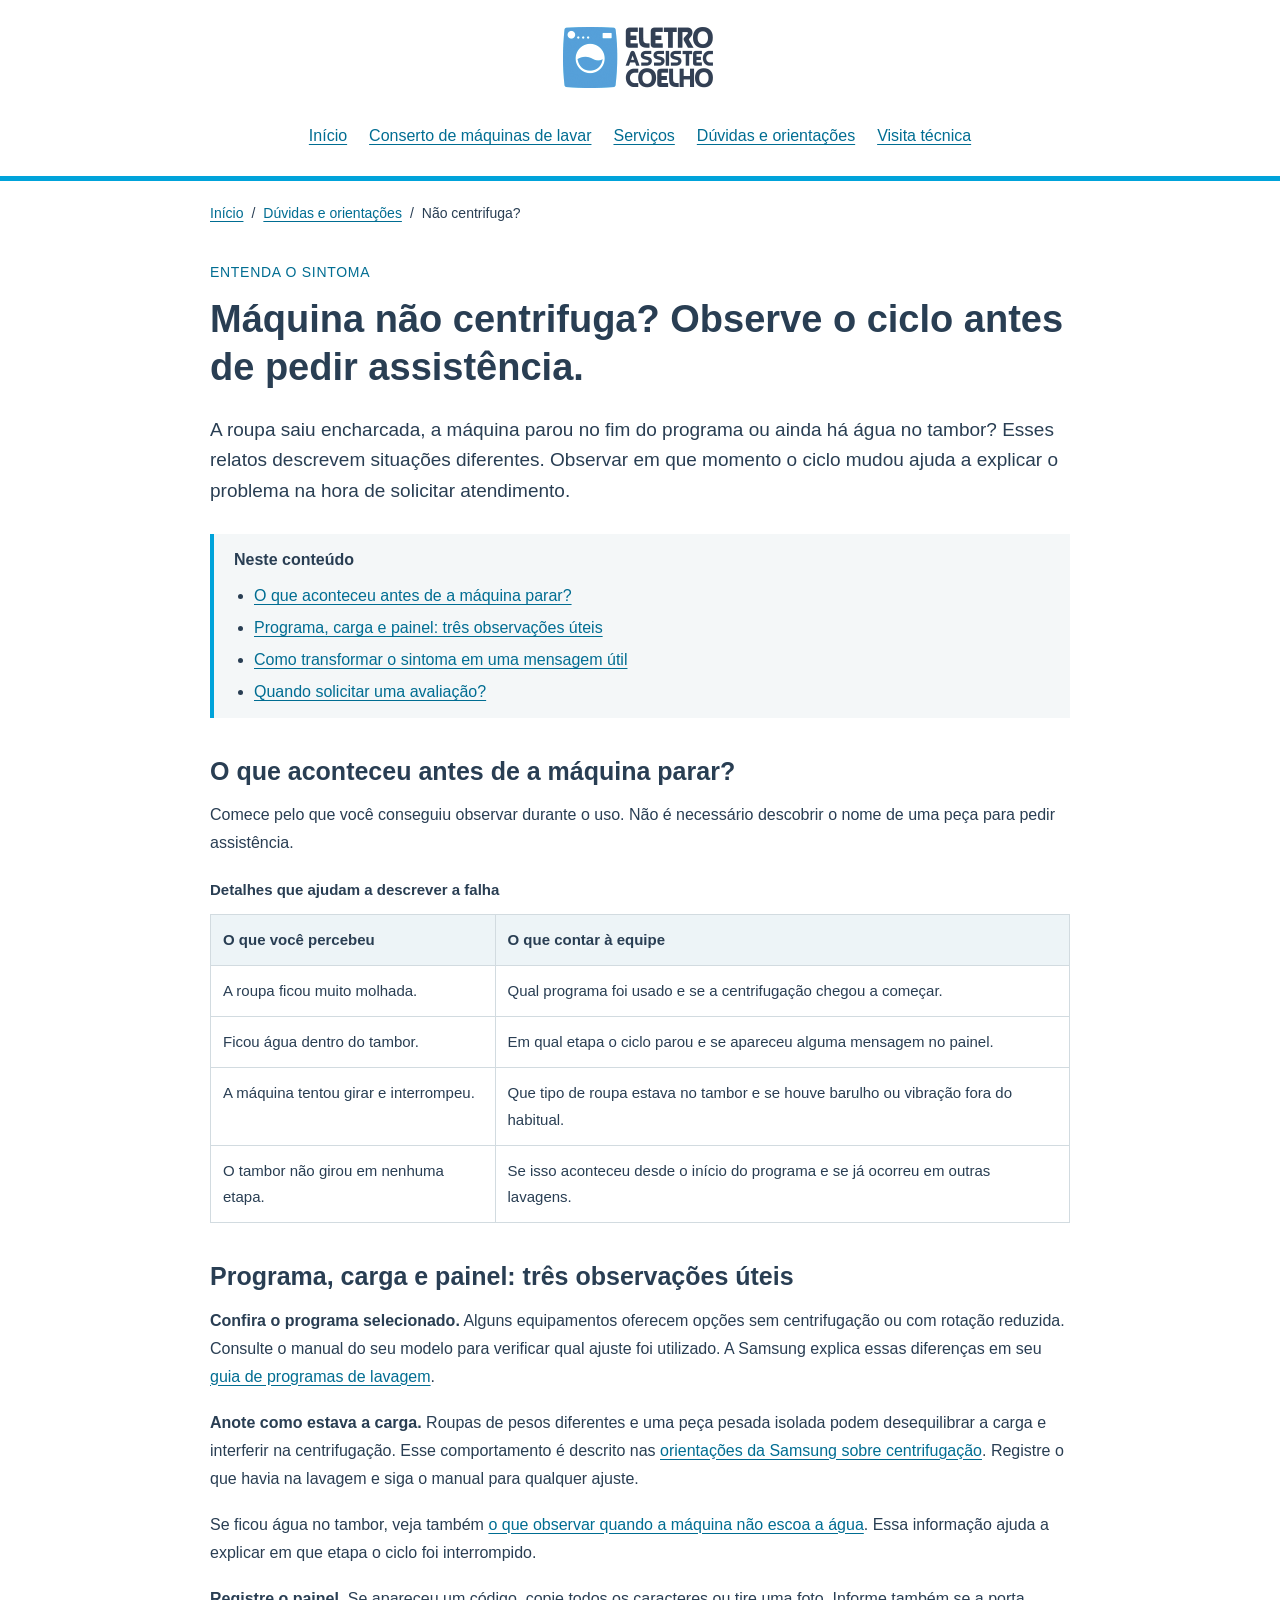
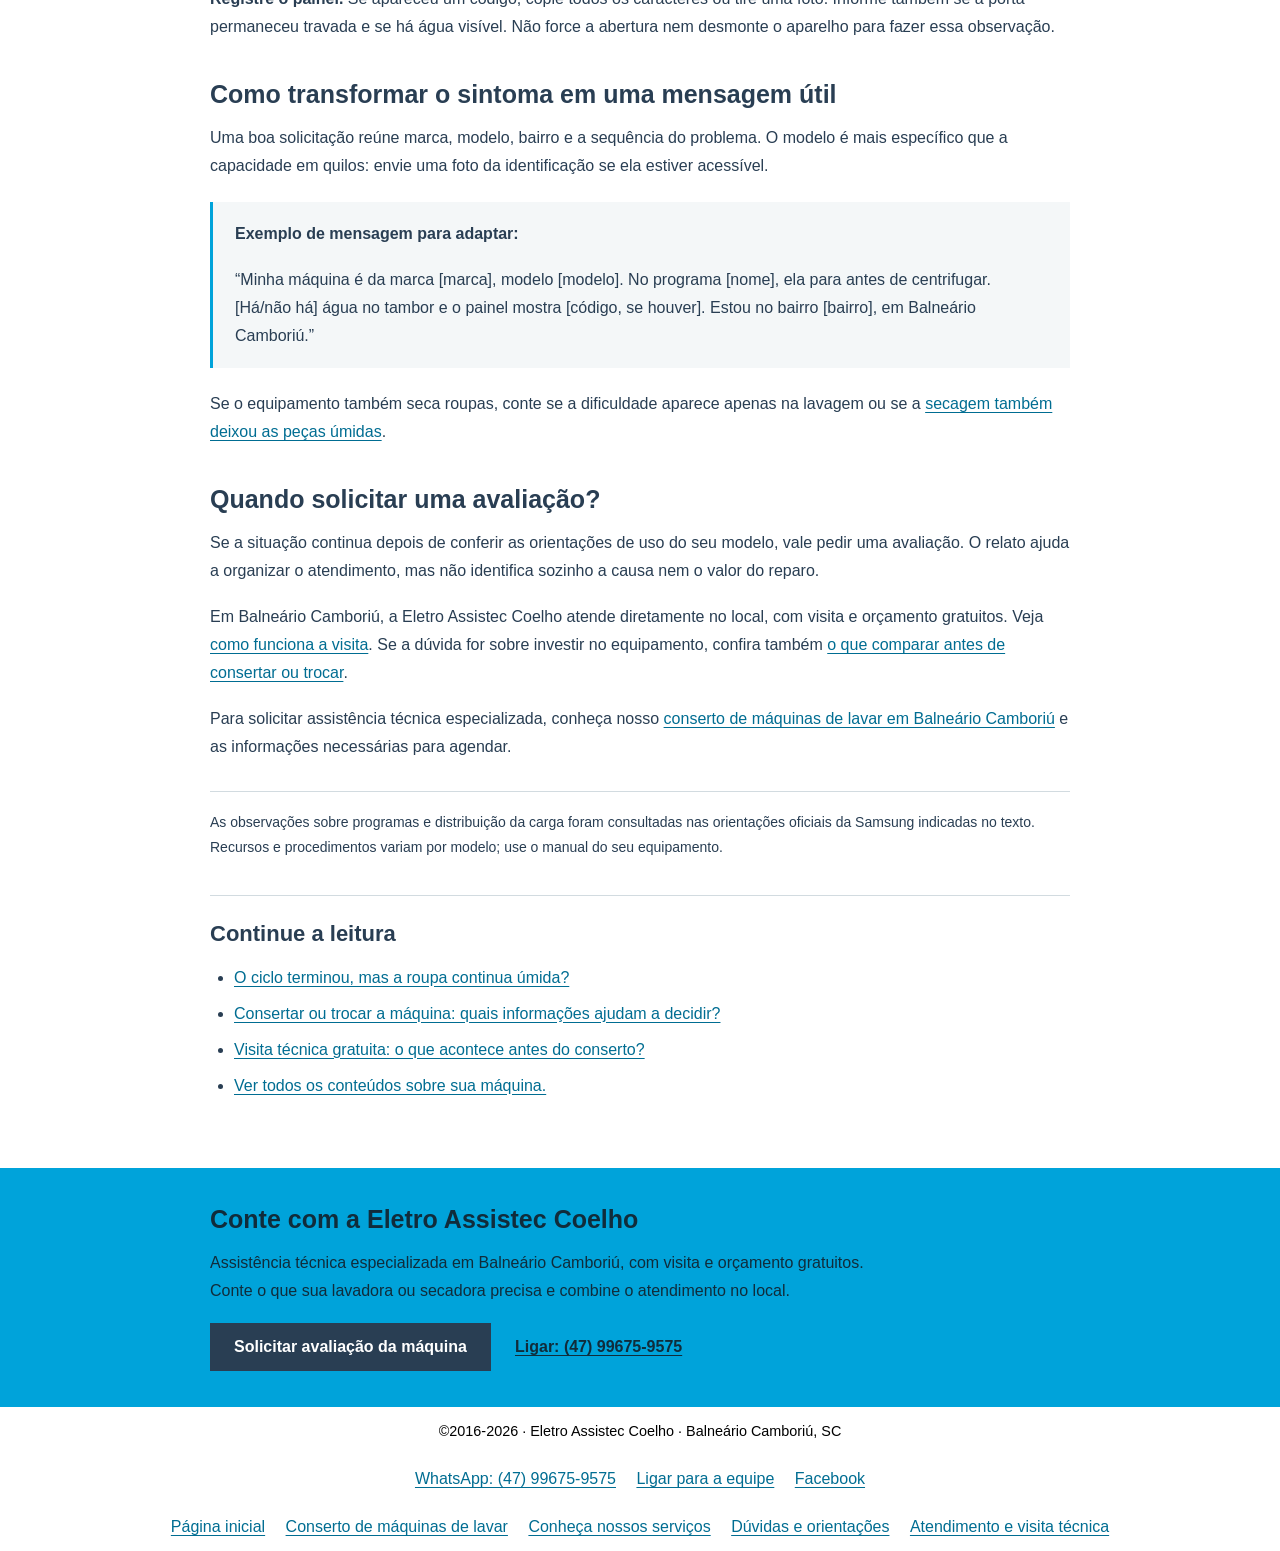
<file: maquina-nao-centrifuga.html>
<!DOCTYPE html>
<html lang="pt-BR">
<head>
  <meta charset="utf-8">
  <meta name="viewport" content="width=device-width, initial-scale=1">
  <title>Máquina não centrifuga? O que observar | Eletro Assistec Coelho</title>
  <meta name="description" content="Sua máquina de lavar não centrifuga? Veja quais informações observar e como solicitar uma avaliação no local em Balneário Camboriú, com visita gratuita.">
  <link rel="canonical" href="https://eletroassisteccoelho.com.br/maquina-nao-centrifuga.html">
  <link rel="icon" href="favicon.ico">
  <link rel="stylesheet" href="assets/conteudos.0b59d3771e07.css">
  <meta property="og:type" content="website">
  <meta property="og:locale" content="pt_BR">
  <meta property="og:site_name" content="Eletro Assistec Coelho">
  <meta property="og:title" content="Máquina não centrifuga? O que observar | Eletro Assistec Coelho">
  <meta property="og:description" content="Sua máquina de lavar não centrifuga? Veja quais informações observar e como solicitar uma avaliação no local em Balneário Camboriú, com visita gratuita.">
  <meta property="og:url" content="https://eletroassisteccoelho.com.br/maquina-nao-centrifuga.html">
  <meta property="og:image" content="https://eletroassisteccoelho.com.br/img/stationery.png">
  <meta property="og:image:alt" content="Eletro Assistec Coelho">
  <meta property="og:image:width" content="600">
  <meta property="og:image:height" content="220">
  <meta name="twitter:card" content="summary">
  <meta name="twitter:title" content="Máquina não centrifuga? O que observar | Eletro Assistec Coelho">
  <meta name="twitter:description" content="Sua máquina de lavar não centrifuga? Veja quais informações observar e como solicitar uma avaliação no local em Balneário Camboriú, com visita gratuita.">
  <meta name="twitter:image" content="https://eletroassisteccoelho.com.br/img/stationery.png">
  <meta name="twitter:image:alt" content="Eletro Assistec Coelho">
  <link rel="describedby" href="llms.txt" type="text/plain">
  <link rel="alternate" type="text/markdown" href="maquina-nao-centrifuga.html.md" title="Versão em texto">
  <script type="application/ld+json">
{
  "@context": "https://schema.org",
  "@graph": [
    {
      "@type": "Organization",
      "@id": "https://eletroassisteccoelho.com.br/#empresa",
      "name": "Eletro Assistec Coelho",
      "url": "https://eletroassisteccoelho.com.br/",
      "telephone": "+5547996759575",
      "logo": "https://eletroassisteccoelho.com.br/img/stationery.png",
      "areaServed": {
        "@type": "City",
        "name": "Balneário Camboriú",
        "containedInPlace": {
          "@type": "State",
          "name": "Santa Catarina",
          "containedInPlace": {
            "@type": "Country",
            "name": "Brasil"
          }
        }
      },
      "sameAs": [
        "https://www.facebook.com/assisteccoelho/",
        "https://share.google/2EQlhfNVgxlwBOWjh"
      ],
      "description": "A Eletro Assistec Coelho oferece assistência técnica especializada para máquinas de lavar roupa, lava e seca e secadoras das marcas LG, Samsung, Midea, Brastemp, Consul e Electrolux. Realiza manutenção preventiva e corretiva, instalação, limpeza e higienização, troca de peças danificadas e reparo de placas eletrônicas. Atendimento no local em Balneário Camboriú, com visita e orçamento gratuitos, agilidade, qualidade e confiança.",
      "contactPoint": {
        "@type": "ContactPoint",
        "contactType": "atendimento ao cliente",
        "telephone": "+5547996759575",
        "availableLanguage": "Português",
        "url": "https://wa.me/5547996759575"
      },
      "slogan": "Qualidade e confiança em cada serviço!"
    },
    {
      "@type": "WebSite",
      "@id": "https://eletroassisteccoelho.com.br/#site",
      "url": "https://eletroassisteccoelho.com.br/",
      "name": "Eletro Assistec Coelho",
      "inLanguage": "pt-BR",
      "publisher": {
        "@id": "https://eletroassisteccoelho.com.br/#empresa"
      }
    },
    {
      "@type": "WebPage",
      "@id": "https://eletroassisteccoelho.com.br/maquina-nao-centrifuga.html#pagina",
      "url": "https://eletroassisteccoelho.com.br/maquina-nao-centrifuga.html",
      "name": "Máquina não centrifuga? O que observar | Eletro Assistec Coelho",
      "description": "Sua máquina de lavar não centrifuga? Veja quais informações observar e como solicitar uma avaliação no local em Balneário Camboriú, com visita gratuita.",
      "inLanguage": "pt-BR",
      "publisher": {
        "@id": "https://eletroassisteccoelho.com.br/#empresa"
      },
      "isPartOf": {
        "@id": "https://eletroassisteccoelho.com.br/#site"
      },
      "breadcrumb": {
        "@id": "https://eletroassisteccoelho.com.br/maquina-nao-centrifuga.html#breadcrumb"
      },
      "about": {
        "@id": "https://eletroassisteccoelho.com.br/#empresa"
      }
    },
    {
      "@type": "BreadcrumbList",
      "@id": "https://eletroassisteccoelho.com.br/maquina-nao-centrifuga.html#breadcrumb",
      "itemListElement": [
        {
          "@type": "ListItem",
          "position": 1,
          "name": "Início",
          "item": "https://eletroassisteccoelho.com.br/"
        },
        {
          "@type": "ListItem",
          "position": 2,
          "name": "Dúvidas e orientações",
          "item": "https://eletroassisteccoelho.com.br/duvidas-e-orientacoes.html"
        },
        {
          "@type": "ListItem",
          "position": 3,
          "name": "Não centrifuga?",
          "item": "https://eletroassisteccoelho.com.br/maquina-nao-centrifuga.html"
        }
      ]
    }
  ]
}
  </script>
  <script async src="https://www.googletagmanager.com/gtag/js?id=AW-932054382"></script>
  <script>
    window.dataLayer = window.dataLayer || [];
    function gtag() { dataLayer.push(arguments); }
    gtag('js', new Date());
    gtag('config', 'AW-932054382');
  </script>
  <link rel="stylesheet" href="assets/acessibilidade.8e1e148d7e1f.css">
</head>
<body class="content-page">
  <a class="skip-link" href="#conteudo">Pular para o conteúdo</a>
  <header class="content-header">
    <div class="content-width">
      <a class="brand" href="/" aria-label="Eletro Assistec Coelho — página inicial"><span class="brand-window"><img src="img/stationery.png" width="600" height="220" alt="Eletro Assistec Coelho"></span></a>
      <nav class="content-nav" aria-label="Navegação principal">
        <a href="/">Início</a>
        <a href="conserto-de-maquina-de-lavar-balneario-camboriu.html">Conserto de máquinas de lavar</a>
        <a href="servicos.html">Serviços</a>
        <a href="duvidas-e-orientacoes.html">Dúvidas e orientações</a>
        <a href="visita-tecnica-gratuita.html">Visita técnica</a>
      </nav>
    </div>
  </header>
  <nav class="breadcrumb content-width" aria-label="Caminho de navegação"><ol><li><a href="/">Início</a></li><li><a href="duvidas-e-orientacoes.html">Dúvidas e orientações</a></li><li aria-current="page">Não centrifuga?</li></ol></nav>
  <main class="content-width" id="conteudo" tabindex="-1">
    <article>
      <header>
        <p class="article-label">Entenda o sintoma</p>
        <h1>Máquina não centrifuga? Observe o ciclo antes de pedir assistência.</h1>
        <p class="intro">A roupa saiu encharcada, a máquina parou no fim do programa ou ainda há água no tambor? Esses relatos descrevem situações diferentes. Observar em que momento o ciclo mudou ajuda a explicar o problema na hora de solicitar atendimento.</p>
      </header>
      <nav class="article-toc" aria-label="Neste conteúdo"><p>Neste conteúdo</p><ul>
<li><a href="#observe-o-ciclo">O que aconteceu antes de a máquina parar?</a></li>
<li><a href="#observacoes-simples">Programa, carga e painel: três observações úteis</a></li>
<li><a href="#pedido-de-atendimento">Como transformar o sintoma em uma mensagem útil</a></li>
<li><a href="#avaliacao">Quando solicitar uma avaliação?</a></li>
      </ul></nav>
<section id="observe-o-ciclo">
<h2>O que aconteceu antes de a máquina parar?</h2>
<p>Comece pelo que você conseguiu observar durante o uso. Não é necessário descobrir o nome de uma peça para pedir assistência.</p>
<div class="table-wrap" tabindex="0" role="region" aria-labelledby="tabela-1"><table><caption id="tabela-1">Detalhes que ajudam a descrever a falha</caption><thead><tr><th scope="col">O que você percebeu</th><th scope="col">O que contar à equipe</th></tr></thead><tbody>
<tr><td>A roupa ficou muito molhada.</td><td>Qual programa foi usado e se a centrifugação chegou a começar.</td></tr>
<tr><td>Ficou água dentro do tambor.</td><td>Em qual etapa o ciclo parou e se apareceu alguma mensagem no painel.</td></tr>
<tr><td>A máquina tentou girar e interrompeu.</td><td>Que tipo de roupa estava no tambor e se houve barulho ou vibração fora do habitual.</td></tr>
<tr><td>O tambor não girou em nenhuma etapa.</td><td>Se isso aconteceu desde o início do programa e se já ocorreu em outras lavagens.</td></tr>
</tbody></table></div>
</section>
<section id="observacoes-simples">
<h2>Programa, carga e painel: três observações úteis</h2>
<p><strong>Confira o programa selecionado.</strong> Alguns equipamentos oferecem opções sem centrifugação ou com rotação reduzida. Consulte o manual do seu modelo para verificar qual ajuste foi utilizado. A Samsung explica essas diferenças em seu <a href="https://www.samsung.com/br/support/home-appliances/veja-algumas-dicas-para-lavar-melhor-suas-roupas-na-lavadora-samsung/">guia de programas de lavagem</a>.</p>
<p><strong>Anote como estava a carga.</strong> Roupas de pesos diferentes e uma peça pesada isolada podem desequilibrar a carga e interferir na centrifugação. Esse comportamento é descrito nas <a href="https://www.samsung.com/pt/support/home-appliances/what-to-do-if-your-washing-machine-is-not-spinning/">orientações da Samsung sobre centrifugação</a>. Registre o que havia na lavagem e siga o manual para qualquer ajuste.</p>
<p>Se ficou água no tambor, veja também <a href="maquina-nao-escoa-agua.html">o que observar quando a máquina não escoa a água</a>. Essa informação ajuda a explicar em que etapa o ciclo foi interrompido.</p>
<p><strong>Registre o painel.</strong> Se apareceu um código, copie todos os caracteres ou tire uma foto. Informe também se a porta permaneceu travada e se há água visível. Não force a abertura nem desmonte o aparelho para fazer essa observação.</p>
</section>
<section id="pedido-de-atendimento">
<h2>Como transformar o sintoma em uma mensagem útil</h2>
<p>Uma boa solicitação reúne marca, modelo, bairro e a sequência do problema. O modelo é mais específico que a capacidade em quilos: envie uma foto da identificação se ela estiver acessível.</p>
<div class="example"><p><strong>Exemplo de mensagem para adaptar:</strong></p><p>“Minha máquina é da marca [marca], modelo [modelo]. No programa [nome], ela para antes de centrifugar. [Há/não há] água no tambor e o painel mostra [código, se houver]. Estou no bairro [bairro], em Balneário Camboriú.”</p></div>
<p>Se o equipamento também seca roupas, conte se a dificuldade aparece apenas na lavagem ou se a <a href="lava-e-seca-nao-seca.html">secagem também deixou as peças úmidas</a>.</p>
</section>
<section id="avaliacao">
<h2>Quando solicitar uma avaliação?</h2>
<p>Se a situação continua depois de conferir as orientações de uso do seu modelo, vale pedir uma avaliação. O relato ajuda a organizar o atendimento, mas não identifica sozinho a causa nem o valor do reparo.</p>
<p>Em Balneário Camboriú, a Eletro Assistec Coelho atende diretamente no local, com visita e orçamento gratuitos. Veja <a href="visita-tecnica-gratuita.html">como funciona a visita</a>. Se a dúvida for sobre investir no equipamento, confira também <a href="consertar-ou-trocar.html">o que comparar antes de consertar ou trocar</a>.</p>
<p>Para solicitar assistência técnica especializada, conheça nosso <a href="conserto-de-maquina-de-lavar-balneario-camboriu.html">conserto de máquinas de lavar em Balneário Camboriú</a> e as informações necessárias para agendar.</p>
</section>
<p class="source-note">As observações sobre programas e distribuição da carga foram consultadas nas orientações oficiais da Samsung indicadas no texto. Recursos e procedimentos variam por modelo; use o manual do seu equipamento.</p>
    </article>
    <nav class="related" aria-label="Outras dúvidas"><h2>Continue a leitura</h2><ul>
<li><a href="lava-e-seca-nao-seca.html">O ciclo terminou, mas a roupa continua úmida?</a></li>
<li><a href="consertar-ou-trocar.html">Consertar ou trocar a máquina: quais informações ajudam a decidir?</a></li>
<li><a href="visita-tecnica-gratuita.html">Visita técnica gratuita: o que acontece antes do conserto?</a></li>
    <li><a href="duvidas-e-orientacoes.html">Ver todos os conteúdos sobre sua máquina.</a></li>
    </ul></nav>
  </main>
  <section class="contact-section" aria-labelledby="contact-title">
    <div class="content-width">
      <h2 id="contact-title">Conte com a Eletro Assistec Coelho</h2>
      <p>Assistência técnica especializada em Balneário Camboriú, com visita e orçamento gratuitos. Conte o que sua lavadora ou secadora precisa e combine o atendimento no local.</p>
      <div class="contact-actions"><a class="contact-button" href="https://wa.me/5547996759575?text=Ol%C3%A1%21%20Minha%20m%C3%A1quina%20n%C3%A3o%20est%C3%A1%20centrifugando.%20Gostaria%20de%20agendar%20uma%20visita%20gratuita%20em%20Balne%C3%A1rio%20Cambori%C3%BA.">Solicitar avaliação da máquina</a><a href="tel:+5547996759575">Ligar: (47) 99675-9575</a></div>
    </div>
  </section>
  <footer class="content-footer">
    <span class="nowrap">©2016-2026 · Eletro Assistec Coelho · Balneário Camboriú, SC</span>
    <nav class="home-contact-links" aria-label="Contato direto">
      <a href="https://wa.me/5547996759575">WhatsApp: (47) 99675-9575</a>
      <a href="tel:+5547996759575">Ligar para a equipe</a>
      <a href="https://www.facebook.com/assisteccoelho/">Facebook</a>
    </nav>
    <nav class="home-content-links" aria-label="Dúvidas e orientações">
      <a href="/">Página inicial</a>
      <a href="conserto-de-maquina-de-lavar-balneario-camboriu.html">Conserto de máquinas de lavar</a>
      <a href="servicos.html">Conheça nossos serviços</a>
      <a href="duvidas-e-orientacoes.html">Dúvidas e orientações</a>
      <a href="visita-tecnica-gratuita.html">Atendimento e visita técnica</a>
    </nav>
  </footer>
</body>
</html>
</file>
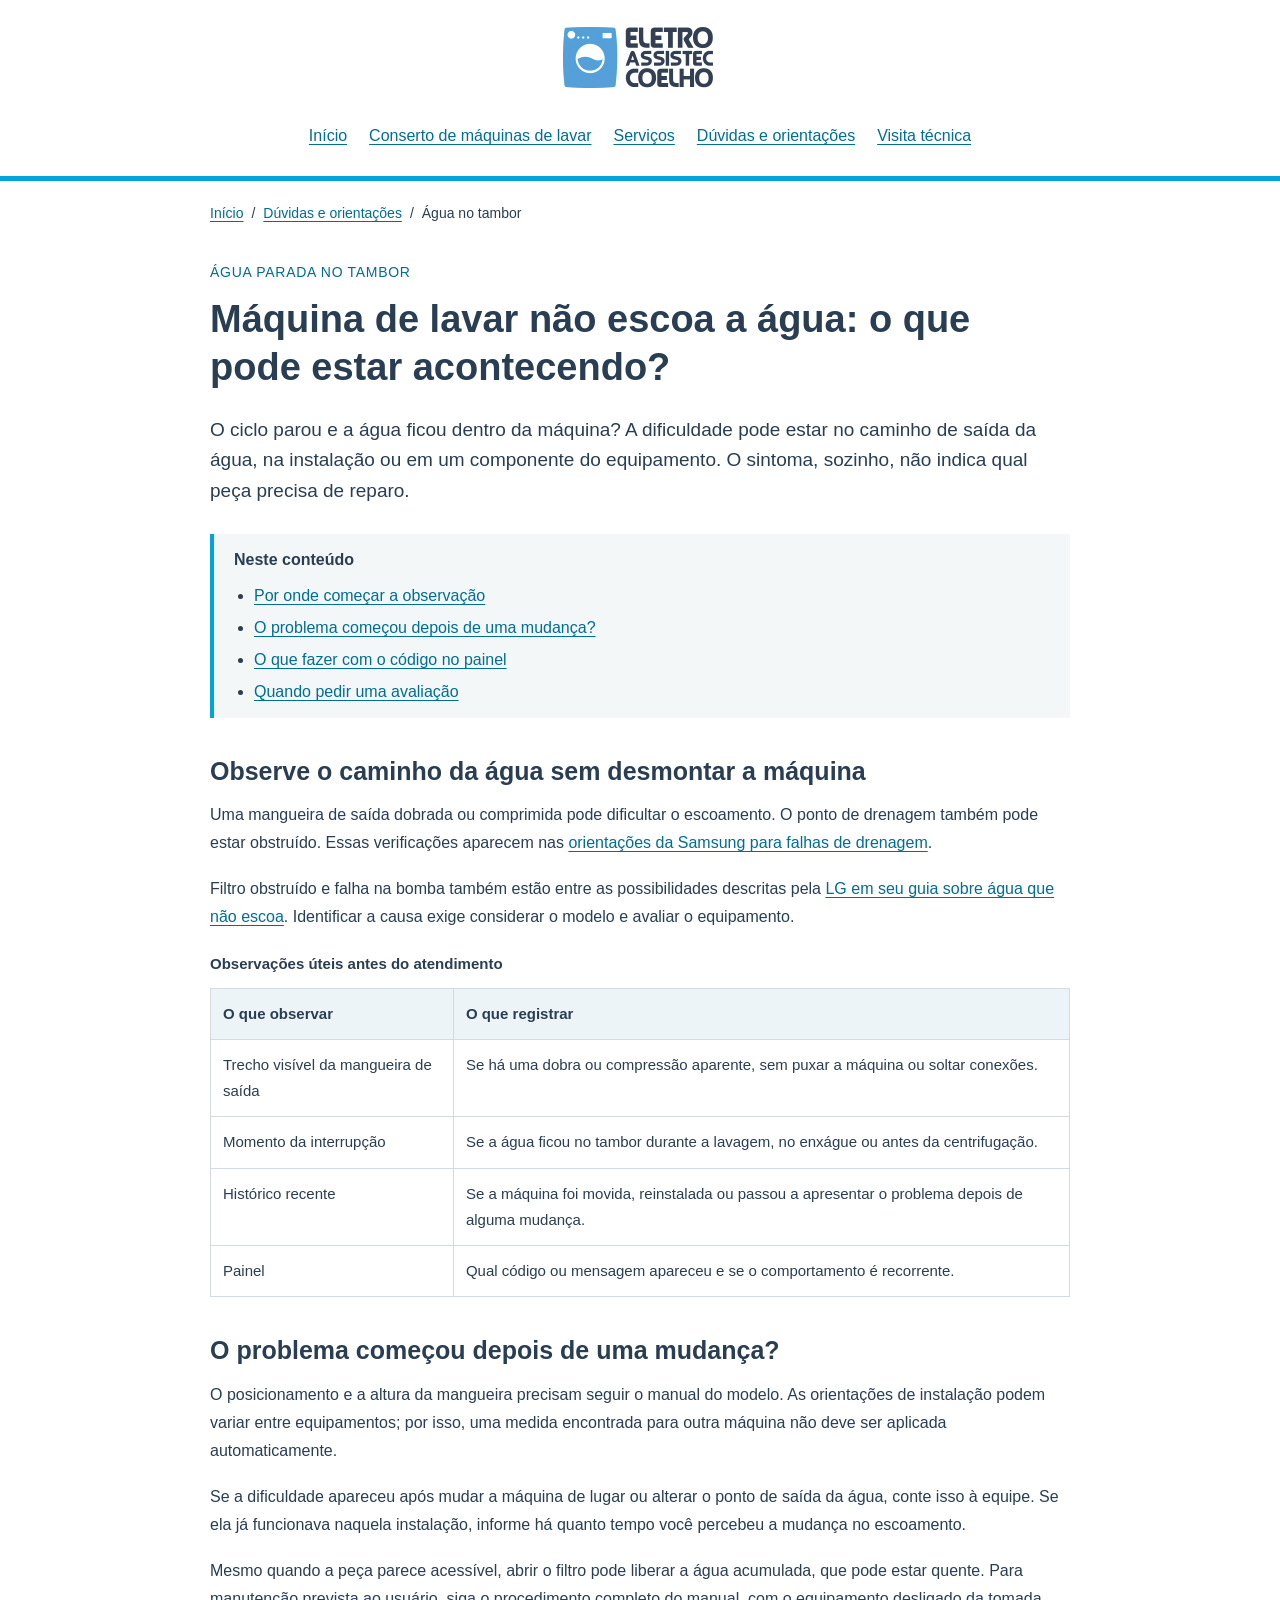
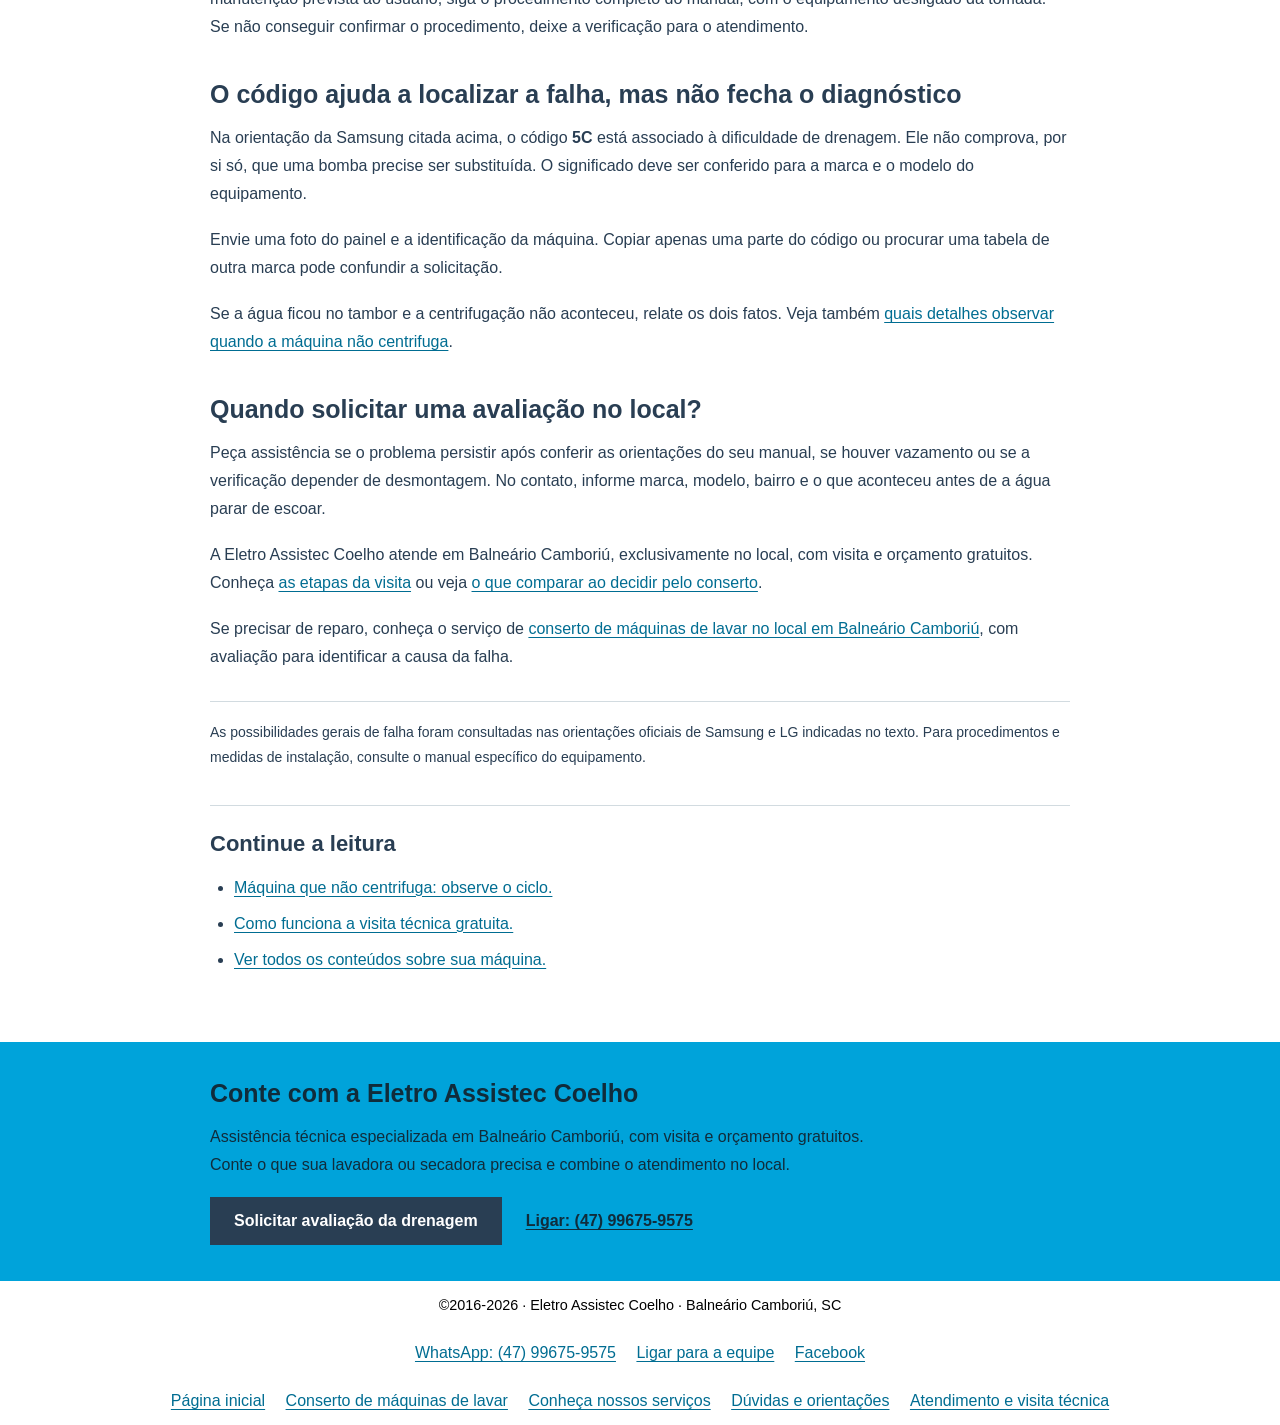
<file: maquina-nao-escoa-agua.html>
<!DOCTYPE html>
<html lang="pt-BR">
<head>
  <meta charset="utf-8">
  <meta name="viewport" content="width=device-width, initial-scale=1">
  <title>Máquina não escoa a água? Causas e observações | Eletro Assistec Coelho</title>
  <meta name="description" content="Água parada no tambor? Veja o que observar na drenagem e quando pedir assistência. Visita e orçamento gratuitos em Balneário Camboriú.">
  <link rel="canonical" href="https://eletroassisteccoelho.com.br/maquina-nao-escoa-agua.html">
  <link rel="icon" href="favicon.ico">
  <link rel="stylesheet" href="assets/conteudos.0b59d3771e07.css">
  <meta property="og:type" content="website">
  <meta property="og:locale" content="pt_BR">
  <meta property="og:site_name" content="Eletro Assistec Coelho">
  <meta property="og:title" content="Máquina não escoa a água? Causas e observações | Eletro Assistec Coelho">
  <meta property="og:description" content="Água parada no tambor? Veja o que observar na drenagem e quando pedir assistência. Visita e orçamento gratuitos em Balneário Camboriú.">
  <meta property="og:url" content="https://eletroassisteccoelho.com.br/maquina-nao-escoa-agua.html">
  <meta property="og:image" content="https://eletroassisteccoelho.com.br/img/stationery.png">
  <meta property="og:image:alt" content="Eletro Assistec Coelho">
  <meta property="og:image:width" content="600">
  <meta property="og:image:height" content="220">
  <meta name="twitter:card" content="summary">
  <meta name="twitter:title" content="Máquina não escoa a água? Causas e observações | Eletro Assistec Coelho">
  <meta name="twitter:description" content="Água parada no tambor? Veja o que observar na drenagem e quando pedir assistência. Visita e orçamento gratuitos em Balneário Camboriú.">
  <meta name="twitter:image" content="https://eletroassisteccoelho.com.br/img/stationery.png">
  <meta name="twitter:image:alt" content="Eletro Assistec Coelho">
  <link rel="describedby" href="llms.txt" type="text/plain">
  <link rel="alternate" type="text/markdown" href="maquina-nao-escoa-agua.html.md" title="Versão em texto">
  <script type="application/ld+json">
{
  "@context": "https://schema.org",
  "@graph": [
    {
      "@type": "Organization",
      "@id": "https://eletroassisteccoelho.com.br/#empresa",
      "name": "Eletro Assistec Coelho",
      "url": "https://eletroassisteccoelho.com.br/",
      "telephone": "+5547996759575",
      "logo": "https://eletroassisteccoelho.com.br/img/stationery.png",
      "areaServed": {
        "@type": "City",
        "name": "Balneário Camboriú",
        "containedInPlace": {
          "@type": "State",
          "name": "Santa Catarina",
          "containedInPlace": {
            "@type": "Country",
            "name": "Brasil"
          }
        }
      },
      "sameAs": [
        "https://www.facebook.com/assisteccoelho/",
        "https://share.google/2EQlhfNVgxlwBOWjh"
      ],
      "description": "A Eletro Assistec Coelho oferece assistência técnica especializada para máquinas de lavar roupa, lava e seca e secadoras das marcas LG, Samsung, Midea, Brastemp, Consul e Electrolux. Realiza manutenção preventiva e corretiva, instalação, limpeza e higienização, troca de peças danificadas e reparo de placas eletrônicas. Atendimento no local em Balneário Camboriú, com visita e orçamento gratuitos, agilidade, qualidade e confiança.",
      "contactPoint": {
        "@type": "ContactPoint",
        "contactType": "atendimento ao cliente",
        "telephone": "+5547996759575",
        "availableLanguage": "Português",
        "url": "https://wa.me/5547996759575"
      },
      "slogan": "Qualidade e confiança em cada serviço!"
    },
    {
      "@type": "WebSite",
      "@id": "https://eletroassisteccoelho.com.br/#site",
      "url": "https://eletroassisteccoelho.com.br/",
      "name": "Eletro Assistec Coelho",
      "inLanguage": "pt-BR",
      "publisher": {
        "@id": "https://eletroassisteccoelho.com.br/#empresa"
      }
    },
    {
      "@type": "WebPage",
      "@id": "https://eletroassisteccoelho.com.br/maquina-nao-escoa-agua.html#pagina",
      "url": "https://eletroassisteccoelho.com.br/maquina-nao-escoa-agua.html",
      "name": "Máquina não escoa a água? Causas e observações | Eletro Assistec Coelho",
      "description": "Água parada no tambor? Veja o que observar na drenagem e quando pedir assistência. Visita e orçamento gratuitos em Balneário Camboriú.",
      "inLanguage": "pt-BR",
      "publisher": {
        "@id": "https://eletroassisteccoelho.com.br/#empresa"
      },
      "isPartOf": {
        "@id": "https://eletroassisteccoelho.com.br/#site"
      },
      "breadcrumb": {
        "@id": "https://eletroassisteccoelho.com.br/maquina-nao-escoa-agua.html#breadcrumb"
      },
      "about": {
        "@id": "https://eletroassisteccoelho.com.br/#empresa"
      }
    },
    {
      "@type": "BreadcrumbList",
      "@id": "https://eletroassisteccoelho.com.br/maquina-nao-escoa-agua.html#breadcrumb",
      "itemListElement": [
        {
          "@type": "ListItem",
          "position": 1,
          "name": "Início",
          "item": "https://eletroassisteccoelho.com.br/"
        },
        {
          "@type": "ListItem",
          "position": 2,
          "name": "Dúvidas e orientações",
          "item": "https://eletroassisteccoelho.com.br/duvidas-e-orientacoes.html"
        },
        {
          "@type": "ListItem",
          "position": 3,
          "name": "Água no tambor",
          "item": "https://eletroassisteccoelho.com.br/maquina-nao-escoa-agua.html"
        }
      ]
    }
  ]
}
  </script>
  <script async src="https://www.googletagmanager.com/gtag/js?id=AW-932054382"></script>
  <script>
    window.dataLayer = window.dataLayer || [];
    function gtag() { dataLayer.push(arguments); }
    gtag('js', new Date());
    gtag('config', 'AW-932054382');
  </script>
  <link rel="stylesheet" href="assets/acessibilidade.8e1e148d7e1f.css">
</head>
<body class="content-page">
  <a class="skip-link" href="#conteudo">Pular para o conteúdo</a>
  <header class="content-header">
    <div class="content-width">
      <a class="brand" href="/" aria-label="Eletro Assistec Coelho — página inicial"><span class="brand-window"><img src="img/stationery.png" width="600" height="220" alt="Eletro Assistec Coelho"></span></a>
      <nav class="content-nav" aria-label="Navegação principal">
        <a href="/">Início</a>
        <a href="conserto-de-maquina-de-lavar-balneario-camboriu.html">Conserto de máquinas de lavar</a>
        <a href="servicos.html">Serviços</a>
        <a href="duvidas-e-orientacoes.html">Dúvidas e orientações</a>
        <a href="visita-tecnica-gratuita.html">Visita técnica</a>
      </nav>
    </div>
  </header>
  <nav class="breadcrumb content-width" aria-label="Caminho de navegação"><ol><li><a href="/">Início</a></li><li><a href="duvidas-e-orientacoes.html">Dúvidas e orientações</a></li><li aria-current="page">Água no tambor</li></ol></nav>
  <main class="content-width" id="conteudo" tabindex="-1">
    <article>
      <header>
        <p class="article-label">Água parada no tambor</p>
        <h1>Máquina de lavar não escoa a água: o que pode estar acontecendo?</h1>
        <p class="intro">O ciclo parou e a água ficou dentro da máquina? A dificuldade pode estar no caminho de saída da água, na instalação ou em um componente do equipamento. O sintoma, sozinho, não indica qual peça precisa de reparo.</p>
      </header>
      <nav class="article-toc" aria-label="Neste conteúdo"><p>Neste conteúdo</p><ul>
        <li><a href="#caminho-da-agua">Por onde começar a observação</a></li>
        <li><a href="#instalacao-ou-uso">O problema começou depois de uma mudança?</a></li>
        <li><a href="#codigo-no-painel">O que fazer com o código no painel</a></li>
        <li><a href="#quando-pedir-ajuda">Quando pedir uma avaliação</a></li>
      </ul></nav>
      <section id="caminho-da-agua">
        <h2>Observe o caminho da água sem desmontar a máquina</h2>
        <p>Uma mangueira de saída dobrada ou comprimida pode dificultar o escoamento. O ponto de drenagem também pode estar obstruído. Essas verificações aparecem nas <a href="https://www.samsung.com/br/support/home-appliances/lavadora-nao-drena-erro-5c/">orientações da Samsung para falhas de drenagem</a>.</p>
        <p>Filtro obstruído e falha na bomba também estão entre as possibilidades descritas pela <a href="https://www.lg.com/br/lg-experience/dicas-uteis/por-que-minha-maquina-de-lavar-nao-esta-drenando/">LG em seu guia sobre água que não escoa</a>. Identificar a causa exige considerar o modelo e avaliar o equipamento.</p>
        <div class="table-wrap" tabindex="0" role="region" aria-labelledby="tabela-1"><table><caption id="tabela-1">Observações úteis antes do atendimento</caption><thead><tr><th scope="col">O que observar</th><th scope="col">O que registrar</th></tr></thead><tbody>
          <tr><td>Trecho visível da mangueira de saída</td><td>Se há uma dobra ou compressão aparente, sem puxar a máquina ou soltar conexões.</td></tr>
          <tr><td>Momento da interrupção</td><td>Se a água ficou no tambor durante a lavagem, no enxágue ou antes da centrifugação.</td></tr>
          <tr><td>Histórico recente</td><td>Se a máquina foi movida, reinstalada ou passou a apresentar o problema depois de alguma mudança.</td></tr>
          <tr><td>Painel</td><td>Qual código ou mensagem apareceu e se o comportamento é recorrente.</td></tr>
        </tbody></table></div>
      </section>
      <section id="instalacao-ou-uso">
        <h2>O problema começou depois de uma mudança?</h2>
        <p>O posicionamento e a altura da mangueira precisam seguir o manual do modelo. As orientações de instalação podem variar entre equipamentos; por isso, uma medida encontrada para outra máquina não deve ser aplicada automaticamente.</p>
        <p>Se a dificuldade apareceu após mudar a máquina de lugar ou alterar o ponto de saída da água, conte isso à equipe. Se ela já funcionava naquela instalação, informe há quanto tempo você percebeu a mudança no escoamento.</p>
        <p>Mesmo quando a peça parece acessível, abrir o filtro pode liberar a água acumulada, que pode estar quente. Para manutenção prevista ao usuário, siga o procedimento completo do manual, com o equipamento desligado da tomada. Se não conseguir confirmar o procedimento, deixe a verificação para o atendimento.</p>
      </section>
      <section id="codigo-no-painel">
        <h2>O código ajuda a localizar a falha, mas não fecha o diagnóstico</h2>
        <p>Na orientação da Samsung citada acima, o código <strong>5C</strong> está associado à dificuldade de drenagem. Ele não comprova, por si só, que uma bomba precise ser substituída. O significado deve ser conferido para a marca e o modelo do equipamento.</p>
        <p>Envie uma foto do painel e a identificação da máquina. Copiar apenas uma parte do código ou procurar uma tabela de outra marca pode confundir a solicitação.</p>
        <p>Se a água ficou no tambor e a centrifugação não aconteceu, relate os dois fatos. Veja também <a href="maquina-nao-centrifuga.html">quais detalhes observar quando a máquina não centrifuga</a>.</p>
      </section>
      <section id="quando-pedir-ajuda">
        <h2>Quando solicitar uma avaliação no local?</h2>
        <p>Peça assistência se o problema persistir após conferir as orientações do seu manual, se houver vazamento ou se a verificação depender de desmontagem. No contato, informe marca, modelo, bairro e o que aconteceu antes de a água parar de escoar.</p>
        <p>A Eletro Assistec Coelho atende em Balneário Camboriú, exclusivamente no local, com visita e orçamento gratuitos. Conheça <a href="visita-tecnica-gratuita.html">as etapas da visita</a> ou veja <a href="consertar-ou-trocar.html">o que comparar ao decidir pelo conserto</a>.</p>
        <p>Se precisar de reparo, conheça o serviço de <a href="conserto-de-maquina-de-lavar-balneario-camboriu.html">conserto de máquinas de lavar no local em Balneário Camboriú</a>, com avaliação para identificar a causa da falha.</p>
      </section>
      <p class="source-note">As possibilidades gerais de falha foram consultadas nas orientações oficiais de Samsung e LG indicadas no texto. Para procedimentos e medidas de instalação, consulte o manual específico do equipamento.</p>
    </article>
    <nav class="related" aria-label="Outras dúvidas"><h2>Continue a leitura</h2><ul>
      <li><a href="maquina-nao-centrifuga.html">Máquina que não centrifuga: observe o ciclo.</a></li>
      <li><a href="visita-tecnica-gratuita.html">Como funciona a visita técnica gratuita.</a></li>
      <li><a href="duvidas-e-orientacoes.html">Ver todos os conteúdos sobre sua máquina.</a></li>
    </ul></nav>
  </main>
  <section class="contact-section" aria-labelledby="contact-title">
    <div class="content-width">
      <h2 id="contact-title">Conte com a Eletro Assistec Coelho</h2>
      <p>Assistência técnica especializada em Balneário Camboriú, com visita e orçamento gratuitos. Conte o que sua lavadora ou secadora precisa e combine o atendimento no local.</p>
      <div class="contact-actions"><a class="contact-button" href="https://wa.me/5547996759575?text=Ol%C3%A1%21%20Minha%20m%C3%A1quina%20est%C3%A1%20com%20%C3%A1gua%20parada%20no%20tambor.%20Gostaria%20de%20combinar%20uma%20visita%20gratuita%20em%20Balne%C3%A1rio%20Cambori%C3%BA.">Solicitar avaliação da drenagem</a><a href="tel:+5547996759575">Ligar: (47) 99675-9575</a></div>
    </div>
  </section>
  <footer class="content-footer">
    <span class="nowrap">©2016-2026 · Eletro Assistec Coelho · Balneário Camboriú, SC</span>
    <nav class="home-contact-links" aria-label="Contato direto">
      <a href="https://wa.me/5547996759575">WhatsApp: (47) 99675-9575</a>
      <a href="tel:+5547996759575">Ligar para a equipe</a>
      <a href="https://www.facebook.com/assisteccoelho/">Facebook</a>
    </nav>
    <nav class="home-content-links" aria-label="Dúvidas e orientações">
      <a href="/">Página inicial</a>
      <a href="conserto-de-maquina-de-lavar-balneario-camboriu.html">Conserto de máquinas de lavar</a>
      <a href="servicos.html">Conheça nossos serviços</a>
      <a href="duvidas-e-orientacoes.html">Dúvidas e orientações</a>
      <a href="visita-tecnica-gratuita.html">Atendimento e visita técnica</a>
    </nav>
  </footer>
</body>
</html>
</file>
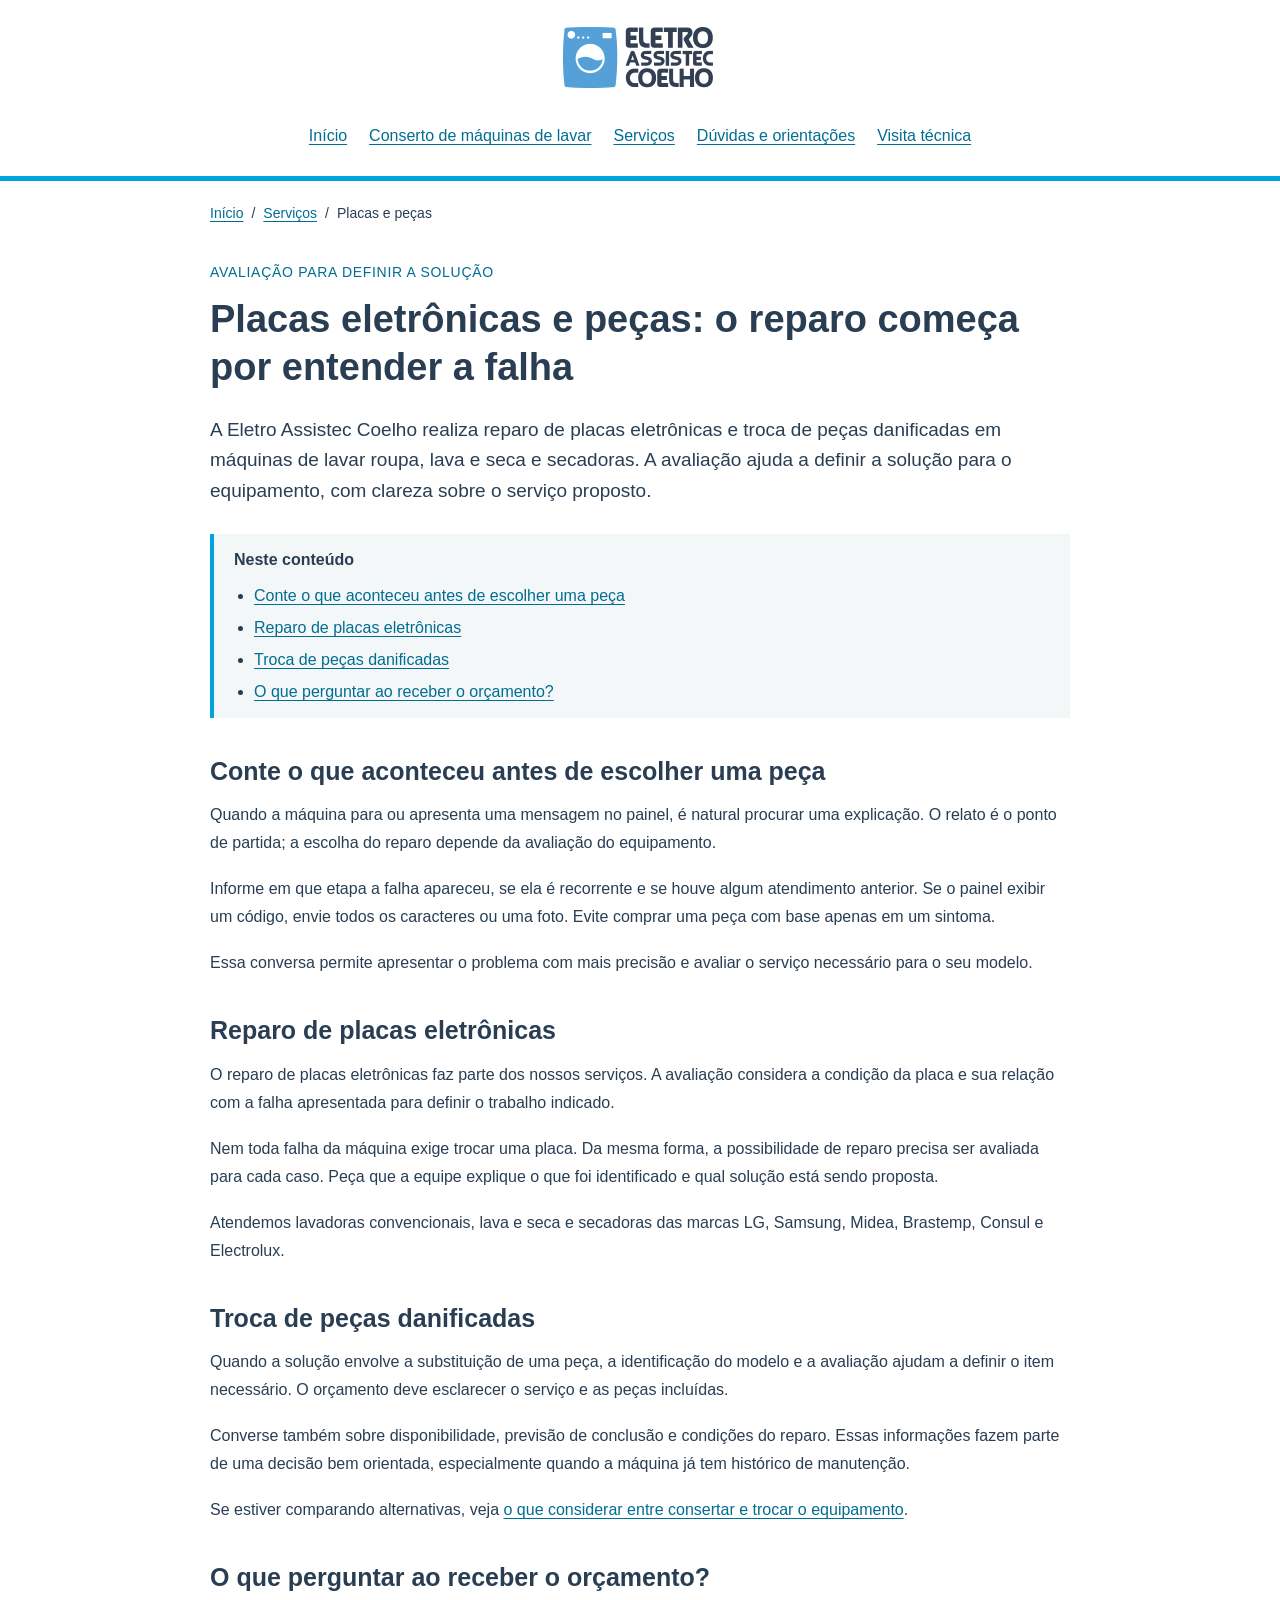
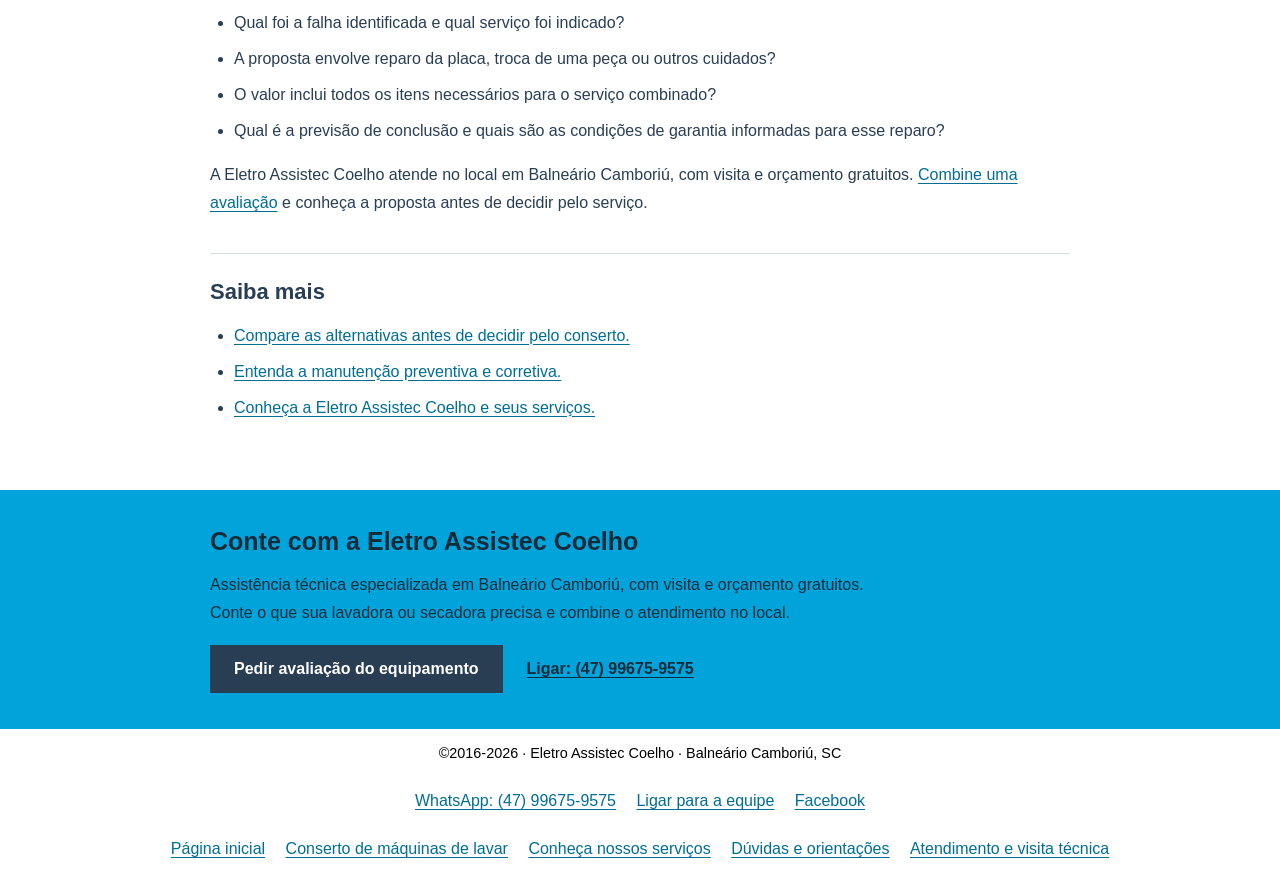
<file: reparo-de-placas-e-pecas.html>
<!DOCTYPE html>
<html lang="pt-BR">
<head>
  <meta charset="utf-8">
  <meta name="viewport" content="width=device-width, initial-scale=1">
  <title>Reparo de Placas e Troca de Peças | Eletro Assistec Coelho</title>
  <meta name="description" content="Reparo de placas eletrônicas e troca de peças danificadas em lavadoras, lava e seca e secadoras. Atendimento no local em Balneário Camboriú.">
  <link rel="canonical" href="https://eletroassisteccoelho.com.br/reparo-de-placas-e-pecas.html">
  <link rel="icon" href="favicon.ico">
  <link rel="stylesheet" href="assets/conteudos.0b59d3771e07.css">
  <meta property="og:type" content="website">
  <meta property="og:locale" content="pt_BR">
  <meta property="og:site_name" content="Eletro Assistec Coelho">
  <meta property="og:title" content="Reparo de Placas e Troca de Peças | Eletro Assistec Coelho">
  <meta property="og:description" content="Reparo de placas eletrônicas e troca de peças danificadas em lavadoras, lava e seca e secadoras. Atendimento no local em Balneário Camboriú.">
  <meta property="og:url" content="https://eletroassisteccoelho.com.br/reparo-de-placas-e-pecas.html">
  <meta property="og:image" content="https://eletroassisteccoelho.com.br/img/stationery.png">
  <meta property="og:image:alt" content="Eletro Assistec Coelho">
  <meta property="og:image:width" content="600">
  <meta property="og:image:height" content="220">
  <meta name="twitter:card" content="summary">
  <meta name="twitter:title" content="Reparo de Placas e Troca de Peças | Eletro Assistec Coelho">
  <meta name="twitter:description" content="Reparo de placas eletrônicas e troca de peças danificadas em lavadoras, lava e seca e secadoras. Atendimento no local em Balneário Camboriú.">
  <meta name="twitter:image" content="https://eletroassisteccoelho.com.br/img/stationery.png">
  <meta name="twitter:image:alt" content="Eletro Assistec Coelho">
  <link rel="describedby" href="llms.txt" type="text/plain">
  <link rel="alternate" type="text/markdown" href="reparo-de-placas-e-pecas.html.md" title="Versão em texto">
  <script type="application/ld+json">
{
  "@context": "https://schema.org",
  "@graph": [
    {
      "@type": "Organization",
      "@id": "https://eletroassisteccoelho.com.br/#empresa",
      "name": "Eletro Assistec Coelho",
      "url": "https://eletroassisteccoelho.com.br/",
      "telephone": "+5547996759575",
      "logo": "https://eletroassisteccoelho.com.br/img/stationery.png",
      "areaServed": {
        "@type": "City",
        "name": "Balneário Camboriú",
        "containedInPlace": {
          "@type": "State",
          "name": "Santa Catarina",
          "containedInPlace": {
            "@type": "Country",
            "name": "Brasil"
          }
        }
      },
      "sameAs": [
        "https://www.facebook.com/assisteccoelho/",
        "https://share.google/2EQlhfNVgxlwBOWjh"
      ],
      "description": "A Eletro Assistec Coelho oferece assistência técnica especializada para máquinas de lavar roupa, lava e seca e secadoras das marcas LG, Samsung, Midea, Brastemp, Consul e Electrolux. Realiza manutenção preventiva e corretiva, instalação, limpeza e higienização, troca de peças danificadas e reparo de placas eletrônicas. Atendimento no local em Balneário Camboriú, com visita e orçamento gratuitos, agilidade, qualidade e confiança.",
      "contactPoint": {
        "@type": "ContactPoint",
        "contactType": "atendimento ao cliente",
        "telephone": "+5547996759575",
        "availableLanguage": "Português",
        "url": "https://wa.me/5547996759575"
      },
      "slogan": "Qualidade e confiança em cada serviço!"
    },
    {
      "@type": "WebSite",
      "@id": "https://eletroassisteccoelho.com.br/#site",
      "url": "https://eletroassisteccoelho.com.br/",
      "name": "Eletro Assistec Coelho",
      "inLanguage": "pt-BR",
      "publisher": {
        "@id": "https://eletroassisteccoelho.com.br/#empresa"
      }
    },
    {
      "@type": "WebPage",
      "@id": "https://eletroassisteccoelho.com.br/reparo-de-placas-e-pecas.html#pagina",
      "url": "https://eletroassisteccoelho.com.br/reparo-de-placas-e-pecas.html",
      "name": "Reparo de Placas e Troca de Peças | Eletro Assistec Coelho",
      "description": "Reparo de placas eletrônicas e troca de peças danificadas em lavadoras, lava e seca e secadoras. Atendimento no local em Balneário Camboriú.",
      "inLanguage": "pt-BR",
      "publisher": {
        "@id": "https://eletroassisteccoelho.com.br/#empresa"
      },
      "isPartOf": {
        "@id": "https://eletroassisteccoelho.com.br/#site"
      },
      "about": {
        "@id": "https://eletroassisteccoelho.com.br/#empresa"
      },
      "breadcrumb": {
        "@id": "https://eletroassisteccoelho.com.br/reparo-de-placas-e-pecas.html#breadcrumb"
      }
    },
    {
      "@type": "BreadcrumbList",
      "@id": "https://eletroassisteccoelho.com.br/reparo-de-placas-e-pecas.html#breadcrumb",
      "itemListElement": [
        {
          "@type": "ListItem",
          "position": 1,
          "name": "Início",
          "item": "https://eletroassisteccoelho.com.br/"
        },
        {
          "@type": "ListItem",
          "position": 2,
          "name": "Serviços",
          "item": "https://eletroassisteccoelho.com.br/servicos.html"
        },
        {
          "@type": "ListItem",
          "position": 3,
          "name": "Placas e peças",
          "item": "https://eletroassisteccoelho.com.br/reparo-de-placas-e-pecas.html"
        }
      ]
    }
  ]
}
  </script>
  <script async src="https://www.googletagmanager.com/gtag/js?id=AW-932054382"></script>
  <script>
    window.dataLayer = window.dataLayer || [];
    function gtag() { dataLayer.push(arguments); }
    gtag('js', new Date());
    gtag('config', 'AW-932054382');
  </script>
  <link rel="stylesheet" href="assets/acessibilidade.8e1e148d7e1f.css">
</head>
<body class="content-page">
  <a class="skip-link" href="#conteudo">Pular para o conteúdo</a>
  <header class="content-header">
    <div class="content-width">
      <a class="brand" href="/" aria-label="Eletro Assistec Coelho — página inicial"><span class="brand-window"><img src="img/stationery.png" width="600" height="220" alt="Eletro Assistec Coelho"></span></a>
      <nav class="content-nav" aria-label="Navegação principal">
        <a href="/">Início</a>
        <a href="conserto-de-maquina-de-lavar-balneario-camboriu.html">Conserto de máquinas de lavar</a>
        <a href="servicos.html">Serviços</a>
        <a href="duvidas-e-orientacoes.html">Dúvidas e orientações</a>
        <a href="visita-tecnica-gratuita.html">Visita técnica</a>
      </nav>
    </div>
  </header>
  <nav class="breadcrumb content-width" aria-label="Caminho de navegação"><ol><li><a href="/">Início</a></li><li><a href="servicos.html">Serviços</a></li><li aria-current="page">Placas e peças</li></ol></nav>
  <main class="content-width" id="conteudo" tabindex="-1">
    <article>
      <header>
        <p class="article-label">Avaliação para definir a solução</p>
        <h1>Placas eletrônicas e peças: o reparo começa por entender a falha</h1>
        <p class="intro">A Eletro Assistec Coelho realiza reparo de placas eletrônicas e troca de peças danificadas em máquinas de lavar roupa, lava e seca e secadoras. A avaliação ajuda a definir a solução para o equipamento, com clareza sobre o serviço proposto.</p>
      </header>
      <nav class="article-toc" aria-label="Neste conteúdo"><p>Neste conteúdo</p><ul>
<li><a href="#avaliacao-primeiro">Conte o que aconteceu antes de escolher uma peça</a></li>
<li><a href="#placas-eletronicas">Reparo de placas eletrônicas</a></li>
<li><a href="#pecas-danificadas">Troca de peças danificadas</a></li>
<li><a href="#perguntas-do-reparo">O que perguntar ao receber o orçamento?</a></li>
      </ul></nav>
<section id="avaliacao-primeiro"><h2>Conte o que aconteceu antes de escolher uma peça</h2>
<p>Quando a máquina para ou apresenta uma mensagem no painel, é natural procurar uma explicação. O relato é o ponto de partida; a escolha do reparo depende da avaliação do equipamento.</p>
<p>Informe em que etapa a falha apareceu, se ela é recorrente e se houve algum atendimento anterior. Se o painel exibir um código, envie todos os caracteres ou uma foto. Evite comprar uma peça com base apenas em um sintoma.</p>
<p>Essa conversa permite apresentar o problema com mais precisão e avaliar o serviço necessário para o seu modelo.</p>
</section>
<section id="placas-eletronicas"><h2>Reparo de placas eletrônicas</h2>
<p>O reparo de placas eletrônicas faz parte dos nossos serviços. A avaliação considera a condição da placa e sua relação com a falha apresentada para definir o trabalho indicado.</p>
<p>Nem toda falha da máquina exige trocar uma placa. Da mesma forma, a possibilidade de reparo precisa ser avaliada para cada caso. Peça que a equipe explique o que foi identificado e qual solução está sendo proposta.</p>
<p>Atendemos lavadoras convencionais, lava e seca e secadoras das marcas LG, Samsung, Midea, Brastemp, Consul e Electrolux.</p>
</section>
<section id="pecas-danificadas"><h2>Troca de peças danificadas</h2>
<p>Quando a solução envolve a substituição de uma peça, a identificação do modelo e a avaliação ajudam a definir o item necessário. O orçamento deve esclarecer o serviço e as peças incluídas.</p>
<p>Converse também sobre disponibilidade, previsão de conclusão e condições do reparo. Essas informações fazem parte de uma decisão bem orientada, especialmente quando a máquina já tem histórico de manutenção.</p>
<p>Se estiver comparando alternativas, veja <a href="consertar-ou-trocar.html">o que considerar entre consertar e trocar o equipamento</a>.</p>
</section>
<section id="perguntas-do-reparo"><h2>O que perguntar ao receber o orçamento?</h2>
<ul>
  <li>Qual foi a falha identificada e qual serviço foi indicado?</li>
  <li>A proposta envolve reparo da placa, troca de uma peça ou outros cuidados?</li>
  <li>O valor inclui todos os itens necessários para o serviço combinado?</li>
  <li>Qual é a previsão de conclusão e quais são as condições de garantia informadas para esse reparo?</li>
</ul>
<p>A Eletro Assistec Coelho atende no local em Balneário Camboriú, com visita e orçamento gratuitos. <a href="visita-tecnica-gratuita.html">Combine uma avaliação</a> e conheça a proposta antes de decidir pelo serviço.</p>
</section>
    </article>
    <nav class="related" aria-label="Outros serviços e orientações"><h2>Saiba mais</h2><ul>
<li><a href="consertar-ou-trocar.html">Compare as alternativas antes de decidir pelo conserto.</a></li>
<li><a href="manutencao-e-higienizacao.html">Entenda a manutenção preventiva e corretiva.</a></li>
<li><a href="servicos.html">Conheça a Eletro Assistec Coelho e seus serviços.</a></li>
    </ul></nav>
  </main>
  <section class="contact-section" aria-labelledby="contact-title">
    <div class="content-width">
      <h2 id="contact-title">Conte com a Eletro Assistec Coelho</h2>
      <p>Assistência técnica especializada em Balneário Camboriú, com visita e orçamento gratuitos. Conte o que sua lavadora ou secadora precisa e combine o atendimento no local.</p>
      <div class="contact-actions"><a class="contact-button" href="https://wa.me/5547996759575?text=Ol%C3%A1%21%20Gostaria%20de%20avaliar%20um%20problema%20na%20minha%20m%C3%A1quina%20e%20conhecer%20as%20op%C3%A7%C3%B5es%20de%20reparo%20de%20placas%20ou%20troca%20de%20pe%C3%A7as.%20Estou%20em%20Balne%C3%A1rio%20Cambori%C3%BA.">Pedir avaliação do equipamento</a><a href="tel:+5547996759575">Ligar: (47) 99675-9575</a></div>
    </div>
  </section>
  <footer class="content-footer">
    <span class="nowrap">©2016-2026 · Eletro Assistec Coelho · Balneário Camboriú, SC</span>
    <nav class="home-contact-links" aria-label="Contato direto">
      <a href="https://wa.me/5547996759575">WhatsApp: (47) 99675-9575</a>
      <a href="tel:+5547996759575">Ligar para a equipe</a>
      <a href="https://www.facebook.com/assisteccoelho/">Facebook</a>
    </nav>
    <nav class="home-content-links" aria-label="Dúvidas e orientações">
      <a href="/">Página inicial</a>
      <a href="conserto-de-maquina-de-lavar-balneario-camboriu.html">Conserto de máquinas de lavar</a>
      <a href="servicos.html">Conheça nossos serviços</a>
      <a href="duvidas-e-orientacoes.html">Dúvidas e orientações</a>
      <a href="visita-tecnica-gratuita.html">Atendimento e visita técnica</a>
    </nav>
  </footer>
</body>
</html>
</file>
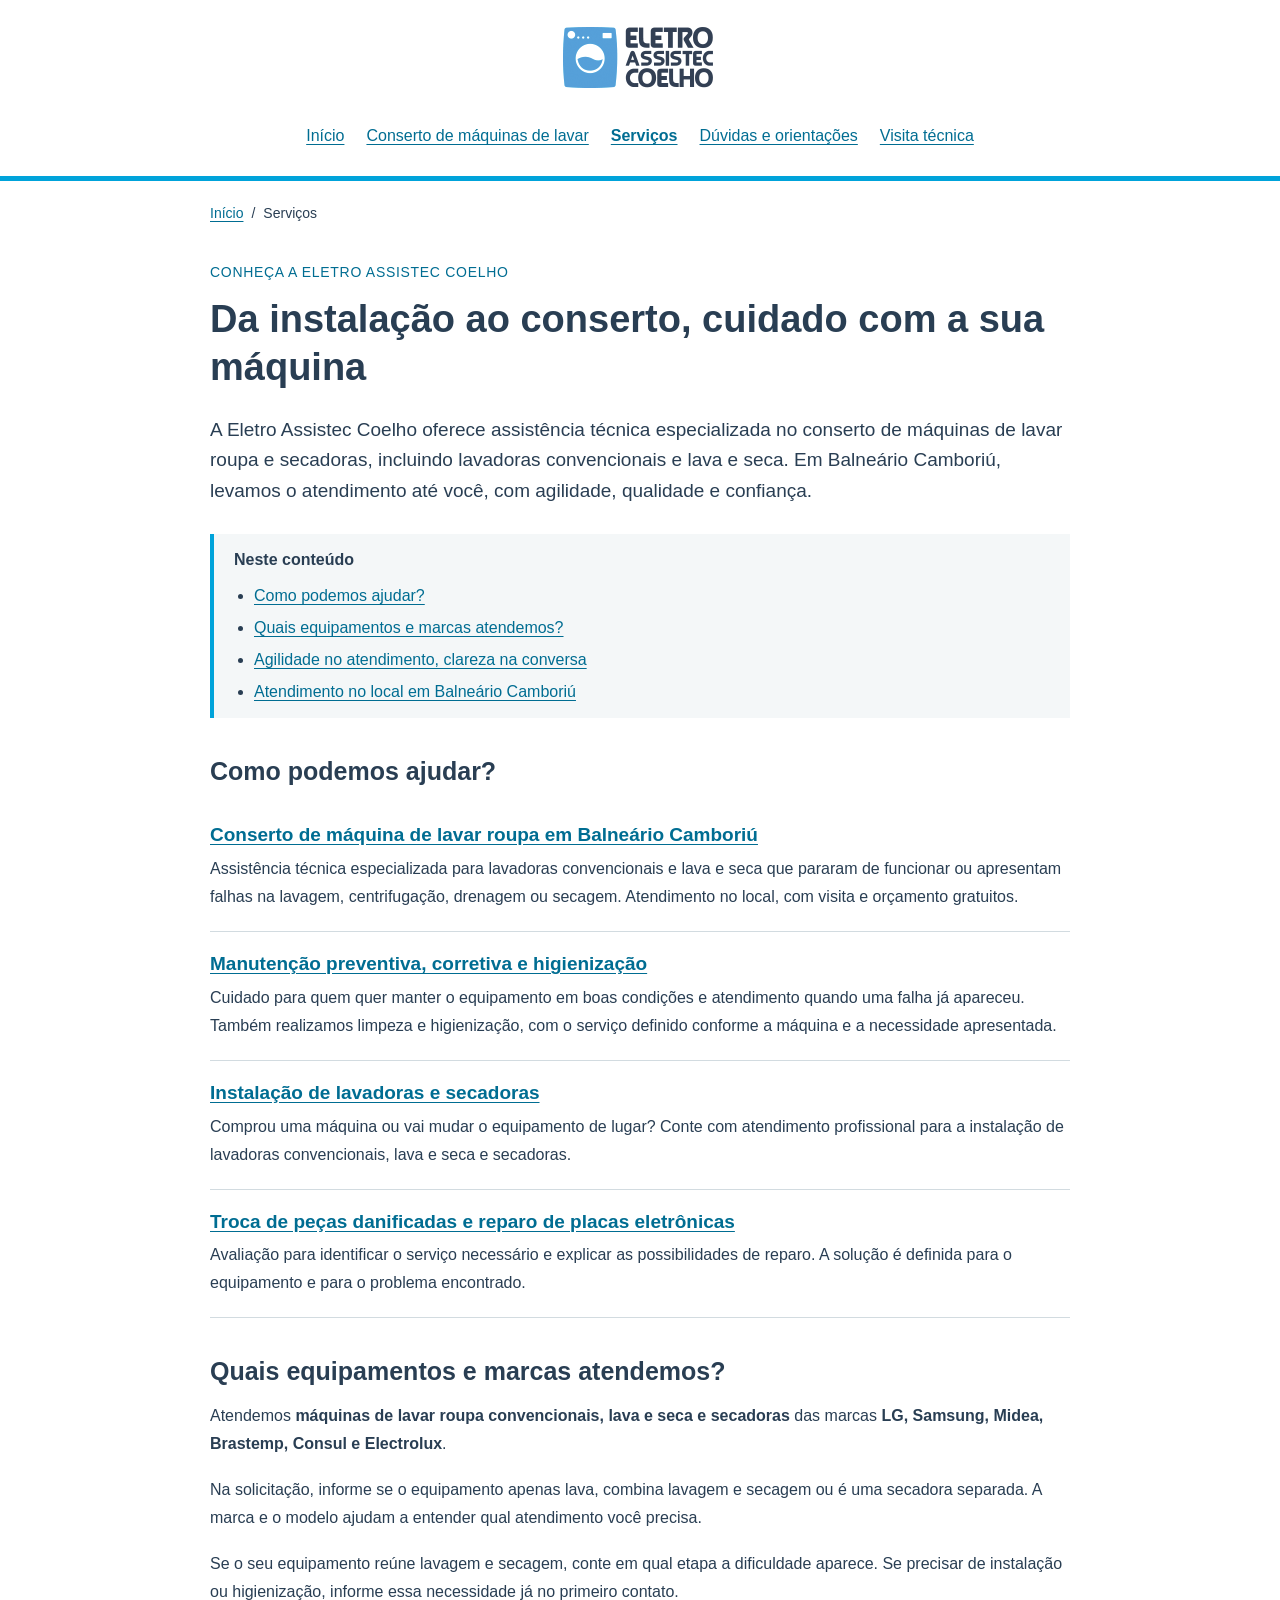
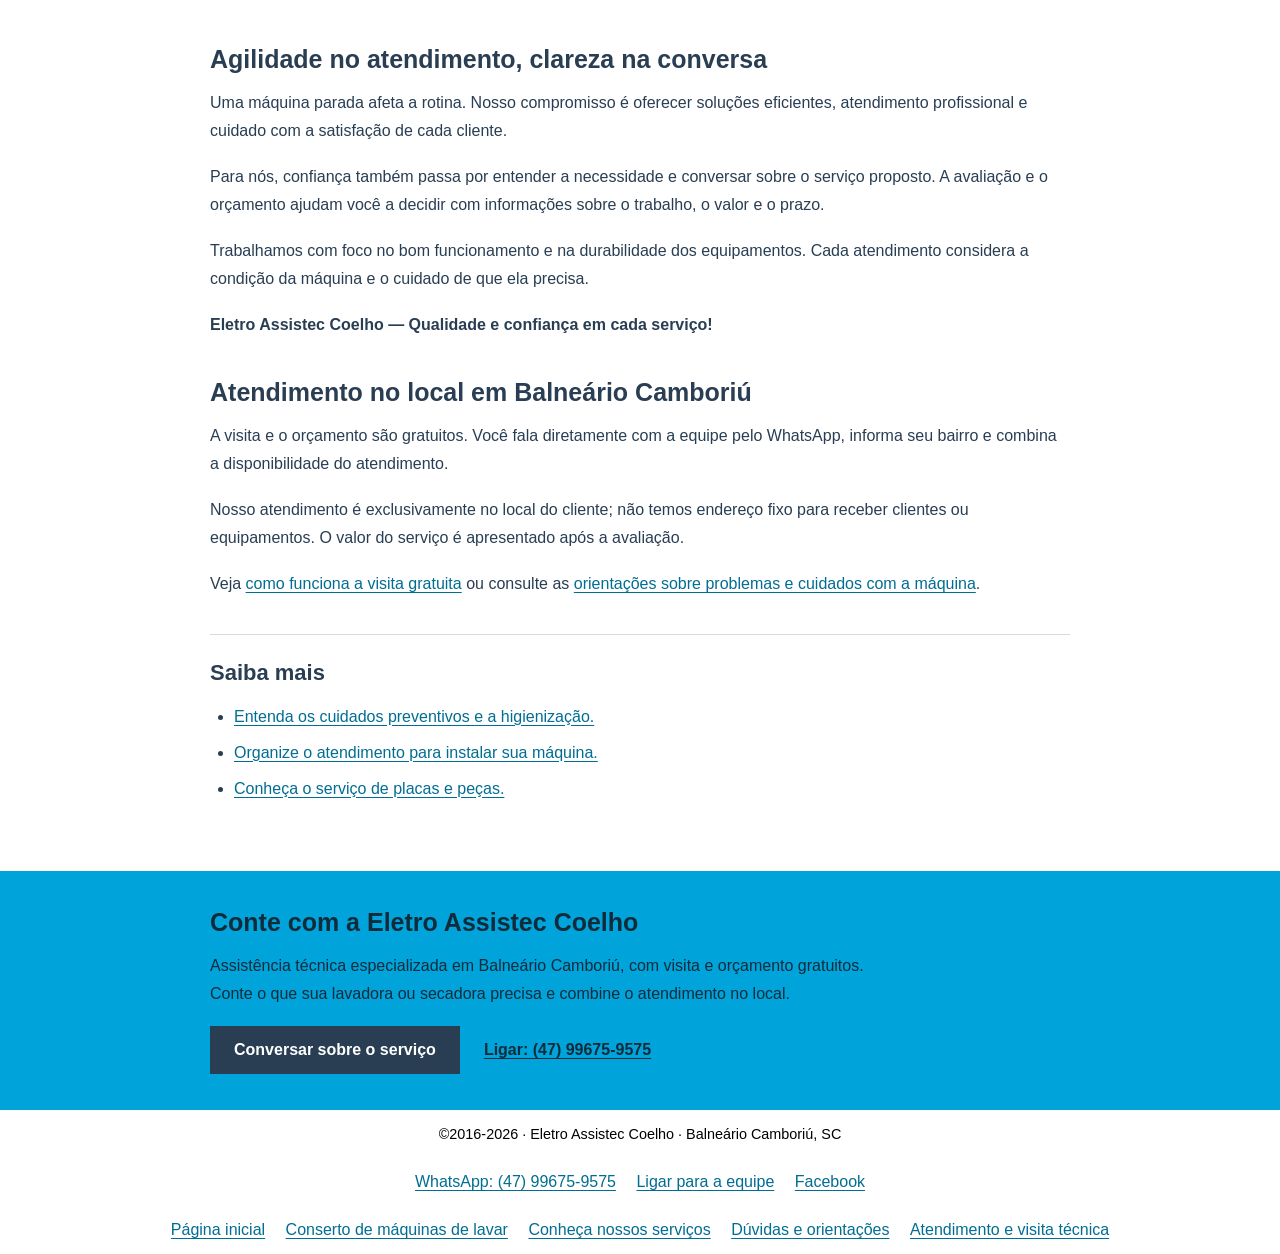
<file: servicos.html>
<!DOCTYPE html>
<html lang="pt-BR">
<head>
  <meta charset="utf-8">
  <meta name="viewport" content="width=device-width, initial-scale=1">
  <title>Serviços em Lavadoras e Secadoras em Balneário Camboriú</title>
  <meta name="description" content="Conserto, manutenção, instalação, higienização e reparo de placas para lavadoras, lava e seca e secadoras. Visita gratuita em Balneário Camboriú.">
  <link rel="canonical" href="https://eletroassisteccoelho.com.br/servicos.html">
  <link rel="icon" href="favicon.ico">
  <link rel="stylesheet" href="assets/conteudos.0b59d3771e07.css">
  <meta property="og:type" content="website">
  <meta property="og:locale" content="pt_BR">
  <meta property="og:site_name" content="Eletro Assistec Coelho">
  <meta property="og:title" content="Serviços em Lavadoras e Secadoras em Balneário Camboriú">
  <meta property="og:description" content="Conserto, manutenção, instalação, higienização e reparo de placas para lavadoras, lava e seca e secadoras. Visita gratuita em Balneário Camboriú.">
  <meta property="og:url" content="https://eletroassisteccoelho.com.br/servicos.html">
  <meta property="og:image" content="https://eletroassisteccoelho.com.br/img/stationery.png">
  <meta property="og:image:alt" content="Eletro Assistec Coelho">
  <meta property="og:image:width" content="600">
  <meta property="og:image:height" content="220">
  <meta name="twitter:card" content="summary">
  <meta name="twitter:title" content="Serviços em Lavadoras e Secadoras em Balneário Camboriú">
  <meta name="twitter:description" content="Conserto, manutenção, instalação, higienização e reparo de placas para lavadoras, lava e seca e secadoras. Visita gratuita em Balneário Camboriú.">
  <meta name="twitter:image" content="https://eletroassisteccoelho.com.br/img/stationery.png">
  <meta name="twitter:image:alt" content="Eletro Assistec Coelho">
  <link rel="describedby" href="llms.txt" type="text/plain">
  <link rel="alternate" type="text/markdown" href="servicos.html.md" title="Versão em texto">
  <script type="application/ld+json">
{
  "@context": "https://schema.org",
  "@graph": [
    {
      "@type": "Organization",
      "@id": "https://eletroassisteccoelho.com.br/#empresa",
      "name": "Eletro Assistec Coelho",
      "url": "https://eletroassisteccoelho.com.br/",
      "telephone": "+5547996759575",
      "logo": "https://eletroassisteccoelho.com.br/img/stationery.png",
      "areaServed": {
        "@type": "City",
        "name": "Balneário Camboriú",
        "containedInPlace": {
          "@type": "State",
          "name": "Santa Catarina",
          "containedInPlace": {
            "@type": "Country",
            "name": "Brasil"
          }
        }
      },
      "sameAs": [
        "https://www.facebook.com/assisteccoelho/",
        "https://share.google/2EQlhfNVgxlwBOWjh"
      ],
      "description": "A Eletro Assistec Coelho oferece assistência técnica especializada para máquinas de lavar roupa, lava e seca e secadoras das marcas LG, Samsung, Midea, Brastemp, Consul e Electrolux. Realiza manutenção preventiva e corretiva, instalação, limpeza e higienização, troca de peças danificadas e reparo de placas eletrônicas. Atendimento no local em Balneário Camboriú, com visita e orçamento gratuitos, agilidade, qualidade e confiança.",
      "contactPoint": {
        "@type": "ContactPoint",
        "contactType": "atendimento ao cliente",
        "telephone": "+5547996759575",
        "availableLanguage": "Português",
        "url": "https://wa.me/5547996759575"
      },
      "slogan": "Qualidade e confiança em cada serviço!"
    },
    {
      "@type": "WebSite",
      "@id": "https://eletroassisteccoelho.com.br/#site",
      "url": "https://eletroassisteccoelho.com.br/",
      "name": "Eletro Assistec Coelho",
      "inLanguage": "pt-BR",
      "publisher": {
        "@id": "https://eletroassisteccoelho.com.br/#empresa"
      }
    },
    {
      "@type": "WebPage",
      "@id": "https://eletroassisteccoelho.com.br/servicos.html#pagina",
      "url": "https://eletroassisteccoelho.com.br/servicos.html",
      "name": "Serviços em Lavadoras e Secadoras em Balneário Camboriú",
      "description": "Conserto, manutenção, instalação, higienização e reparo de placas para lavadoras, lava e seca e secadoras. Visita gratuita em Balneário Camboriú.",
      "inLanguage": "pt-BR",
      "publisher": {
        "@id": "https://eletroassisteccoelho.com.br/#empresa"
      },
      "isPartOf": {
        "@id": "https://eletroassisteccoelho.com.br/#site"
      },
      "about": {
        "@id": "https://eletroassisteccoelho.com.br/#empresa"
      },
      "breadcrumb": {
        "@id": "https://eletroassisteccoelho.com.br/servicos.html#breadcrumb"
      }
    },
    {
      "@type": "BreadcrumbList",
      "@id": "https://eletroassisteccoelho.com.br/servicos.html#breadcrumb",
      "itemListElement": [
        {
          "@type": "ListItem",
          "position": 1,
          "name": "Início",
          "item": "https://eletroassisteccoelho.com.br/"
        },
        {
          "@type": "ListItem",
          "position": 2,
          "name": "Serviços",
          "item": "https://eletroassisteccoelho.com.br/servicos.html"
        }
      ]
    }
  ]
}
  </script>
  <script async src="https://www.googletagmanager.com/gtag/js?id=AW-932054382"></script>
  <script>
    window.dataLayer = window.dataLayer || [];
    function gtag() { dataLayer.push(arguments); }
    gtag('js', new Date());
    gtag('config', 'AW-932054382');
  </script>
  <link rel="stylesheet" href="assets/acessibilidade.8e1e148d7e1f.css">
</head>
<body class="content-page">
  <a class="skip-link" href="#conteudo">Pular para o conteúdo</a>
  <header class="content-header">
    <div class="content-width">
      <a class="brand" href="/" aria-label="Eletro Assistec Coelho — página inicial"><span class="brand-window"><img src="img/stationery.png" width="600" height="220" alt="Eletro Assistec Coelho"></span></a>
      <nav class="content-nav" aria-label="Navegação principal">
        <a href="/">Início</a>
        <a href="conserto-de-maquina-de-lavar-balneario-camboriu.html">Conserto de máquinas de lavar</a>
        <a href="servicos.html" aria-current="page">Serviços</a>
        <a href="duvidas-e-orientacoes.html">Dúvidas e orientações</a>
        <a href="visita-tecnica-gratuita.html">Visita técnica</a>
      </nav>
    </div>
  </header>
  <nav class="breadcrumb content-width" aria-label="Caminho de navegação"><ol><li><a href="/">Início</a></li><li aria-current="page">Serviços</li></ol></nav>
  <main class="content-width" id="conteudo" tabindex="-1">
    <article>
      <header>
        <p class="article-label">Conheça a Eletro Assistec Coelho</p>
        <h1>Da instalação ao conserto, cuidado com a sua máquina</h1>
        <p class="intro">A Eletro Assistec Coelho oferece assistência técnica especializada no conserto de máquinas de lavar roupa e secadoras, incluindo lavadoras convencionais e lava e seca. Em Balneário Camboriú, levamos o atendimento até você, com agilidade, qualidade e confiança.</p>
      </header>
      <nav class="article-toc" aria-label="Neste conteúdo"><p>Neste conteúdo</p><ul>
<li><a href="#servicos">Como podemos ajudar?</a></li>
<li><a href="#equipamentos-e-marcas">Quais equipamentos e marcas atendemos?</a></li>
<li><a href="#nosso-compromisso">Agilidade no atendimento, clareza na conversa</a></li>
<li><a href="#atendimento-no-local">Atendimento no local em Balneário Camboriú</a></li>
      </ul></nav>
<section id="servicos"><h2>Como podemos ajudar?</h2>
<ul class="topic-list">
  <li><h3><a href="conserto-de-maquina-de-lavar-balneario-camboriu.html">Conserto de máquina de lavar roupa em Balneário Camboriú</a></h3><p>Assistência técnica especializada para lavadoras convencionais e lava e seca que pararam de funcionar ou apresentam falhas na lavagem, centrifugação, drenagem ou secagem. Atendimento no local, com visita e orçamento gratuitos.</p></li>
  <li><h3><a href="manutencao-e-higienizacao.html">Manutenção preventiva, corretiva e higienização</a></h3><p>Cuidado para quem quer manter o equipamento em boas condições e atendimento quando uma falha já apareceu. Também realizamos limpeza e higienização, com o serviço definido conforme a máquina e a necessidade apresentada.</p></li>
  <li><h3><a href="instalacao-de-lavadoras-e-secadoras.html">Instalação de lavadoras e secadoras</a></h3><p>Comprou uma máquina ou vai mudar o equipamento de lugar? Conte com atendimento profissional para a instalação de lavadoras convencionais, lava e seca e secadoras.</p></li>
  <li><h3><a href="reparo-de-placas-e-pecas.html">Troca de peças danificadas e reparo de placas eletrônicas</a></h3><p>Avaliação para identificar o serviço necessário e explicar as possibilidades de reparo. A solução é definida para o equipamento e para o problema encontrado.</p></li>
</ul>
</section>
<section id="equipamentos-e-marcas"><h2>Quais equipamentos e marcas atendemos?</h2>
<p>Atendemos <strong>máquinas de lavar roupa convencionais, lava e seca e secadoras</strong> das marcas <strong>LG, Samsung, Midea, Brastemp, Consul e Electrolux</strong>.</p>
<p>Na solicitação, informe se o equipamento apenas lava, combina lavagem e secagem ou é uma secadora separada. A marca e o modelo ajudam a entender qual atendimento você precisa.</p>
<p>Se o seu equipamento reúne lavagem e secagem, conte em qual etapa a dificuldade aparece. Se precisar de instalação ou higienização, informe essa necessidade já no primeiro contato.</p>
</section>
<section id="nosso-compromisso"><h2>Agilidade no atendimento, clareza na conversa</h2>
<p>Uma máquina parada afeta a rotina. Nosso compromisso é oferecer soluções eficientes, atendimento profissional e cuidado com a satisfação de cada cliente.</p>
<p>Para nós, confiança também passa por entender a necessidade e conversar sobre o serviço proposto. A avaliação e o orçamento ajudam você a decidir com informações sobre o trabalho, o valor e o prazo.</p>
<p>Trabalhamos com foco no bom funcionamento e na durabilidade dos equipamentos. Cada atendimento considera a condição da máquina e o cuidado de que ela precisa.</p>
<p><strong>Eletro Assistec Coelho — Qualidade e confiança em cada serviço!</strong></p>
</section>
<section id="atendimento-no-local"><h2>Atendimento no local em Balneário Camboriú</h2>
<p>A visita e o orçamento são gratuitos. Você fala diretamente com a equipe pelo WhatsApp, informa seu bairro e combina a disponibilidade do atendimento.</p>
<p>Nosso atendimento é exclusivamente no local do cliente; não temos endereço fixo para receber clientes ou equipamentos. O valor do serviço é apresentado após a avaliação.</p>
<p>Veja <a href="visita-tecnica-gratuita.html">como funciona a visita gratuita</a> ou consulte as <a href="duvidas-e-orientacoes.html">orientações sobre problemas e cuidados com a máquina</a>.</p>
</section>
    </article>
    <nav class="related" aria-label="Outros serviços e orientações"><h2>Saiba mais</h2><ul>
<li><a href="manutencao-e-higienizacao.html">Entenda os cuidados preventivos e a higienização.</a></li>
<li><a href="instalacao-de-lavadoras-e-secadoras.html">Organize o atendimento para instalar sua máquina.</a></li>
<li><a href="reparo-de-placas-e-pecas.html">Conheça o serviço de placas e peças.</a></li>
    </ul></nav>
  </main>
  <section class="contact-section" aria-labelledby="contact-title">
    <div class="content-width">
      <h2 id="contact-title">Conte com a Eletro Assistec Coelho</h2>
      <p>Assistência técnica especializada em Balneário Camboriú, com visita e orçamento gratuitos. Conte o que sua lavadora ou secadora precisa e combine o atendimento no local.</p>
      <div class="contact-actions"><a class="contact-button" href="https://wa.me/5547996759575?text=Ol%C3%A1%21%20Gostaria%20de%20conhecer%20o%20atendimento%20da%20Eletro%20Assistec%20Coelho%20para%20minha%20m%C3%A1quina%20em%20Balne%C3%A1rio%20Cambori%C3%BA.">Conversar sobre o serviço</a><a href="tel:+5547996759575">Ligar: (47) 99675-9575</a></div>
    </div>
  </section>
  <footer class="content-footer">
    <span class="nowrap">©2016-2026 · Eletro Assistec Coelho · Balneário Camboriú, SC</span>
    <nav class="home-contact-links" aria-label="Contato direto">
      <a href="https://wa.me/5547996759575">WhatsApp: (47) 99675-9575</a>
      <a href="tel:+5547996759575">Ligar para a equipe</a>
      <a href="https://www.facebook.com/assisteccoelho/">Facebook</a>
    </nav>
    <nav class="home-content-links" aria-label="Dúvidas e orientações">
      <a href="/">Página inicial</a>
      <a href="conserto-de-maquina-de-lavar-balneario-camboriu.html">Conserto de máquinas de lavar</a>
      <a href="servicos.html">Conheça nossos serviços</a>
      <a href="duvidas-e-orientacoes.html">Dúvidas e orientações</a>
      <a href="visita-tecnica-gratuita.html">Atendimento e visita técnica</a>
    </nav>
  </footer>
</body>
</html>
</file>
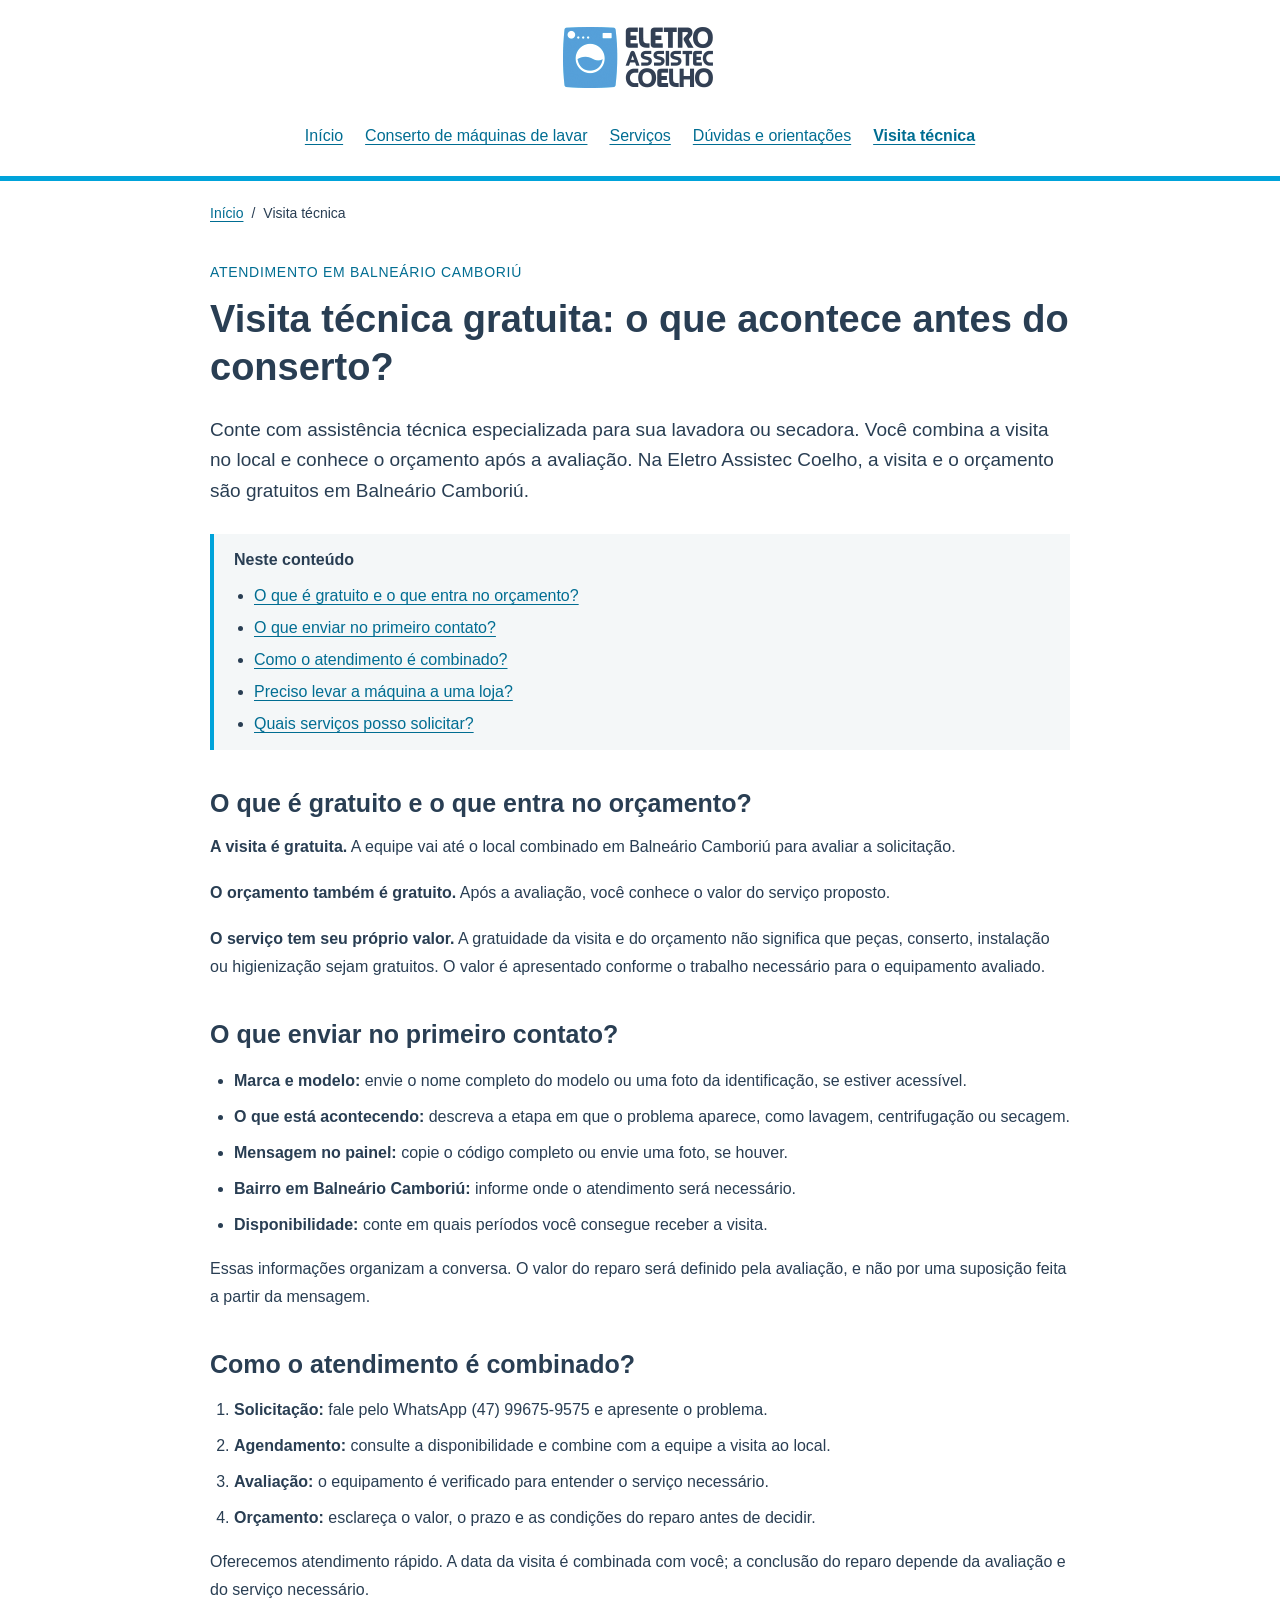
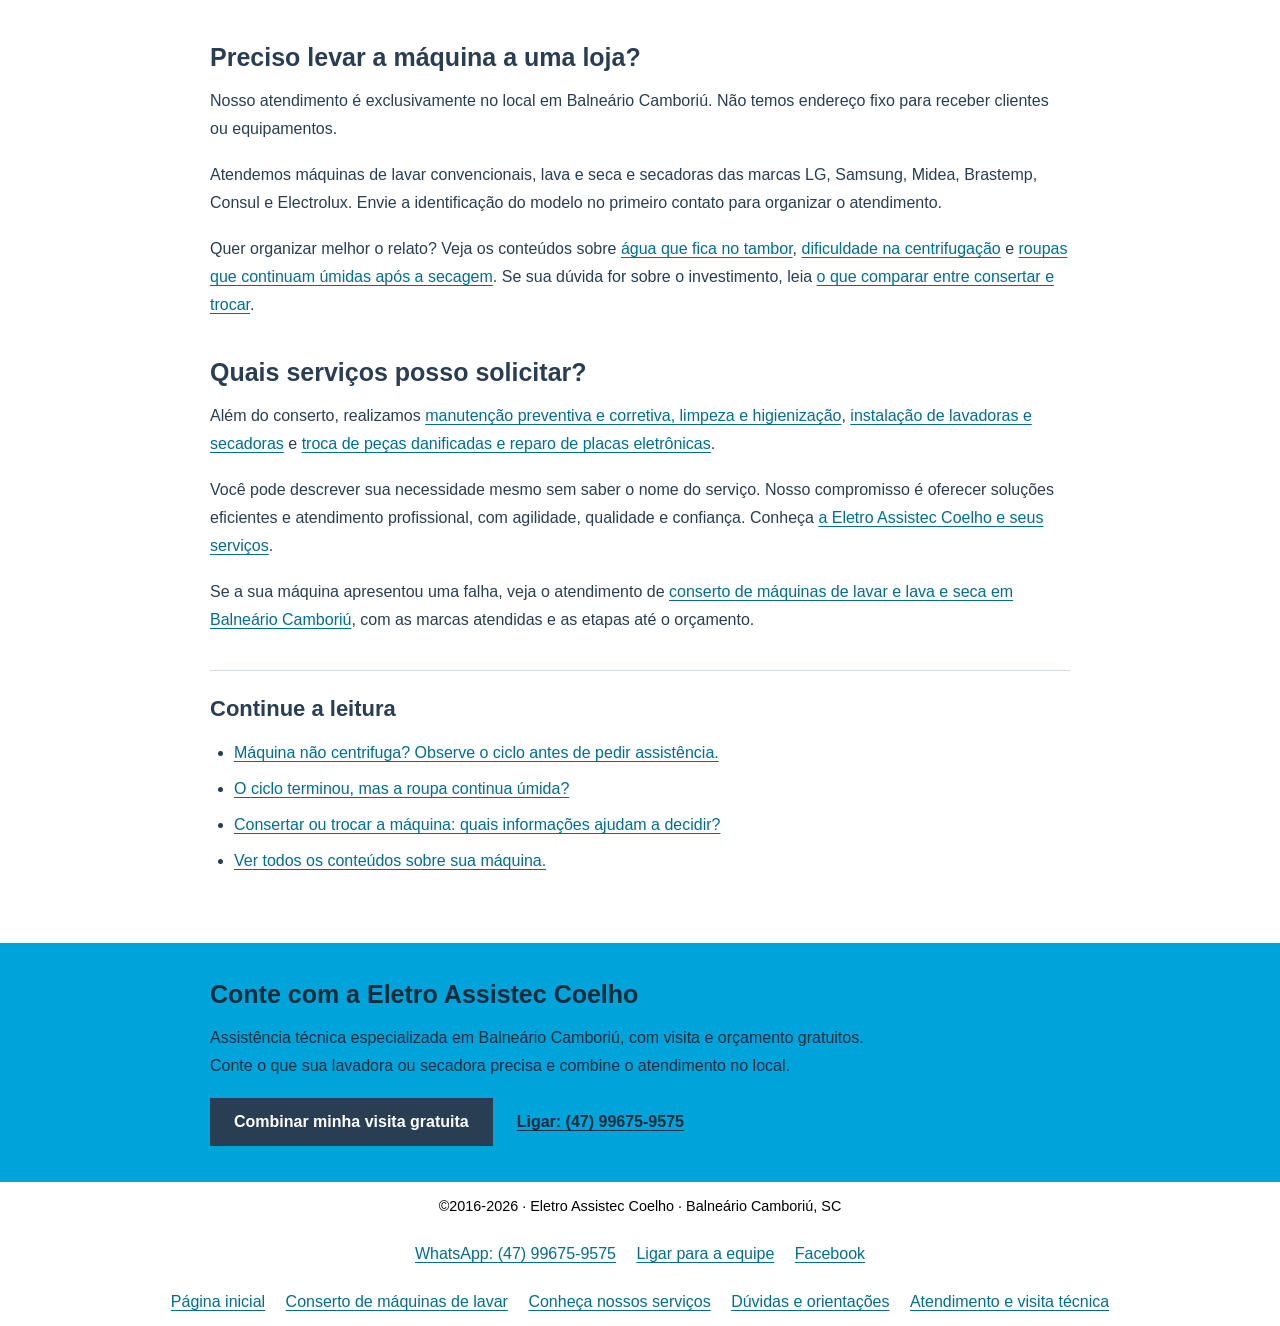
<file: visita-tecnica-gratuita.html>
<!DOCTYPE html>
<html lang="pt-BR">
<head>
  <meta charset="utf-8">
  <meta name="viewport" content="width=device-width, initial-scale=1">
  <title>Visita Técnica Gratuita em Balneário Camboriú | Eletro Assistec Coelho</title>
  <meta name="description" content="Saiba como agendar a visita gratuita da Eletro Assistec Coelho em Balneário Camboriú. Atendimento exclusivamente no local e orçamento sem custo.">
  <link rel="canonical" href="https://eletroassisteccoelho.com.br/visita-tecnica-gratuita.html">
  <link rel="icon" href="favicon.ico">
  <link rel="stylesheet" href="assets/conteudos.0b59d3771e07.css">
  <meta property="og:type" content="website">
  <meta property="og:locale" content="pt_BR">
  <meta property="og:site_name" content="Eletro Assistec Coelho">
  <meta property="og:title" content="Visita Técnica Gratuita em Balneário Camboriú | Eletro Assistec Coelho">
  <meta property="og:description" content="Saiba como agendar a visita gratuita da Eletro Assistec Coelho em Balneário Camboriú. Atendimento exclusivamente no local e orçamento sem custo.">
  <meta property="og:url" content="https://eletroassisteccoelho.com.br/visita-tecnica-gratuita.html">
  <meta property="og:image" content="https://eletroassisteccoelho.com.br/img/stationery.png">
  <meta property="og:image:alt" content="Eletro Assistec Coelho">
  <meta property="og:image:width" content="600">
  <meta property="og:image:height" content="220">
  <meta name="twitter:card" content="summary">
  <meta name="twitter:title" content="Visita Técnica Gratuita em Balneário Camboriú | Eletro Assistec Coelho">
  <meta name="twitter:description" content="Saiba como agendar a visita gratuita da Eletro Assistec Coelho em Balneário Camboriú. Atendimento exclusivamente no local e orçamento sem custo.">
  <meta name="twitter:image" content="https://eletroassisteccoelho.com.br/img/stationery.png">
  <meta name="twitter:image:alt" content="Eletro Assistec Coelho">
  <link rel="describedby" href="llms.txt" type="text/plain">
  <link rel="alternate" type="text/markdown" href="visita-tecnica-gratuita.html.md" title="Versão em texto">
  <script type="application/ld+json">
{
  "@context": "https://schema.org",
  "@graph": [
    {
      "@type": "Organization",
      "@id": "https://eletroassisteccoelho.com.br/#empresa",
      "name": "Eletro Assistec Coelho",
      "url": "https://eletroassisteccoelho.com.br/",
      "telephone": "+5547996759575",
      "logo": "https://eletroassisteccoelho.com.br/img/stationery.png",
      "areaServed": {
        "@type": "City",
        "name": "Balneário Camboriú",
        "containedInPlace": {
          "@type": "State",
          "name": "Santa Catarina",
          "containedInPlace": {
            "@type": "Country",
            "name": "Brasil"
          }
        }
      },
      "sameAs": [
        "https://www.facebook.com/assisteccoelho/",
        "https://share.google/2EQlhfNVgxlwBOWjh"
      ],
      "description": "A Eletro Assistec Coelho oferece assistência técnica especializada para máquinas de lavar roupa, lava e seca e secadoras das marcas LG, Samsung, Midea, Brastemp, Consul e Electrolux. Realiza manutenção preventiva e corretiva, instalação, limpeza e higienização, troca de peças danificadas e reparo de placas eletrônicas. Atendimento no local em Balneário Camboriú, com visita e orçamento gratuitos, agilidade, qualidade e confiança.",
      "contactPoint": {
        "@type": "ContactPoint",
        "contactType": "atendimento ao cliente",
        "telephone": "+5547996759575",
        "availableLanguage": "Português",
        "url": "https://wa.me/5547996759575"
      },
      "slogan": "Qualidade e confiança em cada serviço!"
    },
    {
      "@type": "WebSite",
      "@id": "https://eletroassisteccoelho.com.br/#site",
      "url": "https://eletroassisteccoelho.com.br/",
      "name": "Eletro Assistec Coelho",
      "inLanguage": "pt-BR",
      "publisher": {
        "@id": "https://eletroassisteccoelho.com.br/#empresa"
      }
    },
    {
      "@type": "WebPage",
      "@id": "https://eletroassisteccoelho.com.br/visita-tecnica-gratuita.html#pagina",
      "url": "https://eletroassisteccoelho.com.br/visita-tecnica-gratuita.html",
      "name": "Visita Técnica Gratuita em Balneário Camboriú | Eletro Assistec Coelho",
      "description": "Saiba como agendar a visita gratuita da Eletro Assistec Coelho em Balneário Camboriú. Atendimento exclusivamente no local e orçamento sem custo.",
      "inLanguage": "pt-BR",
      "publisher": {
        "@id": "https://eletroassisteccoelho.com.br/#empresa"
      },
      "isPartOf": {
        "@id": "https://eletroassisteccoelho.com.br/#site"
      },
      "breadcrumb": {
        "@id": "https://eletroassisteccoelho.com.br/visita-tecnica-gratuita.html#breadcrumb"
      },
      "about": {
        "@id": "https://eletroassisteccoelho.com.br/#empresa"
      }
    },
    {
      "@type": "BreadcrumbList",
      "@id": "https://eletroassisteccoelho.com.br/visita-tecnica-gratuita.html#breadcrumb",
      "itemListElement": [
        {
          "@type": "ListItem",
          "position": 1,
          "name": "Início",
          "item": "https://eletroassisteccoelho.com.br/"
        },
        {
          "@type": "ListItem",
          "position": 2,
          "name": "Visita técnica",
          "item": "https://eletroassisteccoelho.com.br/visita-tecnica-gratuita.html"
        }
      ]
    }
  ]
}
  </script>
  <script async src="https://www.googletagmanager.com/gtag/js?id=AW-932054382"></script>
  <script>
    window.dataLayer = window.dataLayer || [];
    function gtag() { dataLayer.push(arguments); }
    gtag('js', new Date());
    gtag('config', 'AW-932054382');
  </script>
  <link rel="stylesheet" href="assets/acessibilidade.8e1e148d7e1f.css">
</head>
<body class="content-page">
  <a class="skip-link" href="#conteudo">Pular para o conteúdo</a>
  <header class="content-header">
    <div class="content-width">
      <a class="brand" href="/" aria-label="Eletro Assistec Coelho — página inicial"><span class="brand-window"><img src="img/stationery.png" width="600" height="220" alt="Eletro Assistec Coelho"></span></a>
      <nav class="content-nav" aria-label="Navegação principal">
        <a href="/">Início</a>
        <a href="conserto-de-maquina-de-lavar-balneario-camboriu.html">Conserto de máquinas de lavar</a>
        <a href="servicos.html">Serviços</a>
        <a href="duvidas-e-orientacoes.html">Dúvidas e orientações</a>
        <a href="visita-tecnica-gratuita.html" aria-current="page">Visita técnica</a>
      </nav>
    </div>
  </header>
  <nav class="breadcrumb content-width" aria-label="Caminho de navegação"><ol><li><a href="/">Início</a></li><li aria-current="page">Visita técnica</li></ol></nav>
  <main class="content-width" id="conteudo" tabindex="-1">
    <article>
      <header>
        <p class="article-label">Atendimento em Balneário Camboriú</p>
        <h1>Visita técnica gratuita: o que acontece antes do conserto?</h1>
        <p class="intro">Conte com assistência técnica especializada para sua lavadora ou secadora. Você combina a visita no local e conhece o orçamento após a avaliação. Na Eletro Assistec Coelho, a visita e o orçamento são gratuitos em Balneário Camboriú.</p>
      </header>
      <nav class="article-toc" aria-label="Neste conteúdo"><p>Neste conteúdo</p><ul>
<li><a href="#o-que-e-gratuito">O que é gratuito e o que entra no orçamento?</a></li>
<li><a href="#antes-do-contato">O que enviar no primeiro contato?</a></li>
<li><a href="#etapas-da-visita">Como o atendimento é combinado?</a></li>
<li><a href="#onde-atendemos">Preciso levar a máquina a uma loja?</a></li>
<li><a href="#servicos-atendidos">Quais serviços posso solicitar?</a></li>
      </ul></nav>
<section id="o-que-e-gratuito">
<h2>O que é gratuito e o que entra no orçamento?</h2>
<p><strong>A visita é gratuita.</strong> A equipe vai até o local combinado em Balneário Camboriú para avaliar a solicitação.</p>
<p><strong>O orçamento também é gratuito.</strong> Após a avaliação, você conhece o valor do serviço proposto.</p>
<p><strong>O serviço tem seu próprio valor.</strong> A gratuidade da visita e do orçamento não significa que peças, conserto, instalação ou higienização sejam gratuitos. O valor é apresentado conforme o trabalho necessário para o equipamento avaliado.</p>
</section>
<section id="antes-do-contato">
<h2>O que enviar no primeiro contato?</h2>
<ul><li><strong>Marca e modelo:</strong> envie o nome completo do modelo ou uma foto da identificação, se estiver acessível.</li><li><strong>O que está acontecendo:</strong> descreva a etapa em que o problema aparece, como lavagem, centrifugação ou secagem.</li><li><strong>Mensagem no painel:</strong> copie o código completo ou envie uma foto, se houver.</li><li><strong>Bairro em Balneário Camboriú:</strong> informe onde o atendimento será necessário.</li><li><strong>Disponibilidade:</strong> conte em quais períodos você consegue receber a visita.</li></ul>
<p>Essas informações organizam a conversa. O valor do reparo será definido pela avaliação, e não por uma suposição feita a partir da mensagem.</p>
</section>
<section id="etapas-da-visita">
<h2>Como o atendimento é combinado?</h2>
<ol><li><strong>Solicitação:</strong> fale pelo WhatsApp (47) 99675-9575 e apresente o problema.</li><li><strong>Agendamento:</strong> consulte a disponibilidade e combine com a equipe a visita ao local.</li><li><strong>Avaliação:</strong> o equipamento é verificado para entender o serviço necessário.</li><li><strong>Orçamento:</strong> esclareça o valor, o prazo e as condições do reparo antes de decidir.</li></ol>
<p>Oferecemos atendimento rápido. A data da visita é combinada com você; a conclusão do reparo depende da avaliação e do serviço necessário.</p>
</section>
<section id="onde-atendemos">
<h2>Preciso levar a máquina a uma loja?</h2>
<p>Nosso atendimento é exclusivamente no local em Balneário Camboriú. Não temos endereço fixo para receber clientes ou equipamentos.</p>
<p>Atendemos máquinas de lavar convencionais, lava e seca e secadoras das marcas LG, Samsung, Midea, Brastemp, Consul e Electrolux. Envie a identificação do modelo no primeiro contato para organizar o atendimento.</p>
<p>Quer organizar melhor o relato? Veja os conteúdos sobre <a href="maquina-nao-escoa-agua.html">água que fica no tambor</a>, <a href="maquina-nao-centrifuga.html">dificuldade na centrifugação</a> e <a href="lava-e-seca-nao-seca.html">roupas que continuam úmidas após a secagem</a>. Se sua dúvida for sobre o investimento, leia <a href="consertar-ou-trocar.html">o que comparar entre consertar e trocar</a>.</p>
</section>

<section id="servicos-atendidos">
<h2>Quais serviços posso solicitar?</h2>
<p>Além do conserto, realizamos <a href="manutencao-e-higienizacao.html">manutenção preventiva e corretiva, limpeza e higienização</a>, <a href="instalacao-de-lavadoras-e-secadoras.html">instalação de lavadoras e secadoras</a> e <a href="reparo-de-placas-e-pecas.html">troca de peças danificadas e reparo de placas eletrônicas</a>.</p>
<p>Você pode descrever sua necessidade mesmo sem saber o nome do serviço. Nosso compromisso é oferecer soluções eficientes e atendimento profissional, com agilidade, qualidade e confiança. Conheça <a href="servicos.html">a Eletro Assistec Coelho e seus serviços</a>.</p>
<p>Se a sua máquina apresentou uma falha, veja o atendimento de <a href="conserto-de-maquina-de-lavar-balneario-camboriu.html">conserto de máquinas de lavar e lava e seca em Balneário Camboriú</a>, com as marcas atendidas e as etapas até o orçamento.</p>
</section>
    </article>
    <nav class="related" aria-label="Outras dúvidas"><h2>Continue a leitura</h2><ul>
<li><a href="maquina-nao-centrifuga.html">Máquina não centrifuga? Observe o ciclo antes de pedir assistência.</a></li>
<li><a href="lava-e-seca-nao-seca.html">O ciclo terminou, mas a roupa continua úmida?</a></li>
<li><a href="consertar-ou-trocar.html">Consertar ou trocar a máquina: quais informações ajudam a decidir?</a></li>
    <li><a href="duvidas-e-orientacoes.html">Ver todos os conteúdos sobre sua máquina.</a></li>
    </ul></nav>
  </main>
  <section class="contact-section" aria-labelledby="contact-title">
    <div class="content-width">
      <h2 id="contact-title">Conte com a Eletro Assistec Coelho</h2>
      <p>Assistência técnica especializada em Balneário Camboriú, com visita e orçamento gratuitos. Conte o que sua lavadora ou secadora precisa e combine o atendimento no local.</p>
      <div class="contact-actions"><a class="contact-button" href="https://wa.me/5547996759575?text=Ol%C3%A1%21%20Gostaria%20de%20combinar%20uma%20visita%20t%C3%A9cnica%20gratuita%20em%20Balne%C3%A1rio%20Cambori%C3%BA.%20Minha%20m%C3%A1quina%20%C3%A9%20da%20marca%20%5Bmarca%5D%2C%20modelo%20%5Bmodelo%5D%2C%20e%20o%20problema%20%C3%A9%20%5Bdescri%C3%A7%C3%A3o%5D.">Combinar minha visita gratuita</a><a href="tel:+5547996759575">Ligar: (47) 99675-9575</a></div>
    </div>
  </section>
  <footer class="content-footer">
    <span class="nowrap">©2016-2026 · Eletro Assistec Coelho · Balneário Camboriú, SC</span>
    <nav class="home-contact-links" aria-label="Contato direto">
      <a href="https://wa.me/5547996759575">WhatsApp: (47) 99675-9575</a>
      <a href="tel:+5547996759575">Ligar para a equipe</a>
      <a href="https://www.facebook.com/assisteccoelho/">Facebook</a>
    </nav>
    <nav class="home-content-links" aria-label="Dúvidas e orientações">
      <a href="/">Página inicial</a>
      <a href="conserto-de-maquina-de-lavar-balneario-camboriu.html">Conserto de máquinas de lavar</a>
      <a href="servicos.html">Conheça nossos serviços</a>
      <a href="duvidas-e-orientacoes.html">Dúvidas e orientações</a>
      <a href="visita-tecnica-gratuita.html">Atendimento e visita técnica</a>
    </nav>
  </footer>
</body>
</html>
</file>
<file: assets/conteudos.0b59d3771e07.css>
/* Estilos isolados das páginas internas; não alteram a arte ou os mapas da home. */
.content-page {
  margin: 0;
  color: #293e53;
  background: #fff;
  font: 16px/1.75 'Myriad Pro', Myriad, 'Liberation Sans', 'Nimbus Sans L', 'Helvetica Neue', Helvetica, Arial, sans-serif;
}
.content-page *, .content-page *::before, .content-page *::after { box-sizing: border-box; }
.content-page a { color: #006d92; text-underline-offset: 3px; }
.content-page a:hover { text-decoration-thickness: 2px; }
.content-page :focus-visible { outline: 3px solid #b35300; outline-offset: 4px; }
.content-page .content-width { width: min(860px, calc(100% - 40px)); margin: 0 auto; }
.content-page .content-header { padding: 24px 0 0; border-bottom: 5px solid #00a3da; }
.content-page .brand { display: block; width: 158px; margin: 0 auto 22px; }
.content-page .brand-window { display: block; position: relative; width: 158px; height: 68px; overflow: hidden; }
.content-page .brand-window img { position: absolute; max-width: none; width: 600px; height: 220px; left: -223px; top: -77px; }
.content-page .content-nav { display: flex; flex-wrap: wrap; justify-content: center; gap: 4px 22px; padding-bottom: 18px; }
.content-page .content-nav a { font-size: 14px; color: #006d92; }
.content-page .content-nav a[aria-current="page"] { font-weight: bold; }
.content-page .skip-link { position: absolute; top: -100px; left: 12px; background: #fff; padding: 8px 12px; }
.content-page .skip-link:focus { top: 12px; z-index: 1; }
.content-page .breadcrumb { padding: 20px 0 0; font-size: 14px; }
.content-page .breadcrumb ol { list-style: none; display: flex; flex-wrap: wrap; gap: 8px; padding: 0; margin: 0; }
.content-page .breadcrumb li + li::before { content: '/'; padding-right: 8px; }
.content-page main { padding: 34px 0 52px; }
.content-page h1, .content-page h2, .content-page h3 { line-height: 1.25; }
.content-page h1 { font-size: clamp(28px, 4vw, 38px); margin: 0 0 24px; }
.content-page h2 { font-size: 25px; margin: 38px 0 14px; }
.content-page h3 { font-size: 19px; margin: 24px 0 10px; }
.content-page p { margin: 0 0 18px; }
.content-page .article-label { color: #006d92; font-size: 14px; letter-spacing: .05em; text-transform: uppercase; margin-bottom: 12px; }
.content-page .intro { font-size: 19px; line-height: 1.6; }
.content-page .article-toc { border-left: 4px solid #00a3da; padding: 12px 20px; background: #f4f7f8; margin: 28px 0; }
.content-page .article-toc p { margin-bottom: 8px; font-weight: bold; }
.content-page .article-toc ul { margin: 0; padding-left: 20px; }
.content-page li + li { margin-top: 8px; }
.content-page .breadcrumb li + li { margin-top: 0; }
.content-page .article-toc li + li { margin-top: 4px; }
.content-page section[id] { scroll-margin-top: 20px; }
.content-page ul, .content-page ol { padding-left: 24px; }
.content-page .table-wrap { overflow-x: auto; margin: 20px 0; }
.content-page table { width: 100%; border-collapse: collapse; font-size: 15px; }
.content-page caption { text-align: left; font-weight: bold; padding-bottom: 10px; }
.content-page th, .content-page td { text-align: left; vertical-align: top; border: 1px solid #d2dbe0; padding: 12px; }
.content-page th { background: #edf4f7; }
.content-page .example { border-left: 3px solid #00a3da; background: #f4f7f8; padding: 18px 22px; margin: 22px 0; }
.content-page .example p:last-child { margin-bottom: 0; }
.content-page .contact-section { background: #00a3da; color: #143c51; padding: 36px 0; }
.content-page .contact-section h2 { margin-top: 0; }
.content-page .contact-section p { max-width: 700px; }
.content-page .contact-actions { display: flex; flex-wrap: wrap; align-items: center; gap: 14px 24px; }
.content-page .contact-actions a { color: #143c51; font-weight: bold; }
.content-page .contact-actions .contact-button { display: inline-block; background: #293e53; color: #fff; font-size: 16px; font-weight: bold; text-decoration: none; padding: 10px 24px; min-height: 44px; }
.content-page .contact-button:hover { background: #1b2e40; }
.content-page .source-note { font-size: 14px; border-top: 1px solid #d2dbe0; padding-top: 18px; margin-top: 30px; }
.content-page .related { border-top: 1px solid #d2dbe0; margin-top: 36px; }
.content-page .related h2 { font-size: 22px; margin-top: 24px; }
.content-page .topic-list { list-style: none; padding: 0; }
.content-page .topic-list li { padding: 20px 0; border-bottom: 1px solid #d2dbe0; }
.content-page .topic-list li + li { margin-top: 0; }
.content-page .topic-list h3 { margin: 0 0 8px; }
.content-page .topic-list p { margin: 0; }
/* .content-page .content-footer { padding: 24px 20px; text-align: center; font-size: 14px; } */
.content-page .content-footer p { margin: 0 0 8px; }
.content-page .content-footer a { margin: 0 8px; }
@media (max-width: 500px) {
  .content-page .content-width { width: calc(100% - 32px); }
  .content-page .content-nav { gap: 8px 16px; }
  .content-page main { padding-top: 24px; }
  .content-page .intro { font-size: 18px; }
  .content-page th, .content-page td { padding: 9px; overflow-wrap: anywhere; }
}
.content-page footer.content-footer { color: #000; line-height: 3em; text-align: center; }
.content-page footer.content-footer .nowrap { font-size: 0.9em; }
</file>
<file: assets/acessibilidade.8e1e148d7e1f.css>
/* Melhorias de acesso sem substituir as artes e a identidade do site. */
.visually-hidden {
  position: absolute;
  width: 1px;
  height: 1px;
  padding: 0;
  margin: -1px;
  overflow: hidden;
  clip: rect(0, 0, 0, 0);
  clip-path: inset(50%);
  white-space: nowrap;
  border: 0;
}

.home-page, .content-page { -webkit-text-size-adjust: 100%; }
.content-page { font-size: 1rem; }
.home-page :focus-visible, .content-page :focus-visible {
  outline: 3px solid #102c3b;
  outline-offset: 3px;
  box-shadow: 0 0 0 3px #fff;
}
.home-page main:focus-visible, .home-page #contato:focus-visible,
.content-page main:focus-visible { outline-offset: -3px; box-shadow: none; }

.skip-navigation {
  position: absolute;
  top: 0;
  left: 0;
  z-index: 10;
}
.home-page .skip-link, .content-page .skip-link {
  position: fixed;
  top: 8px;
  left: 8px;
  z-index: 10;
  max-width: calc(100% - 16px);
  transform: translateY(calc(-100% - 20px));
  padding: 12px 16px;
  background: #fff;
  color: #102c3b;
  font: bold 1rem/1.5 Arial, sans-serif;
  overflow-wrap: anywhere;
}
.home-page .skip-link:focus, .content-page .skip-link:focus {
  transform: none;
  top: 8px;
  left: 8px;
}

.home-page .form-container { color: #102c3b; }
.home-page form { overflow: visible; }
.home-page form::after { content: ''; display: table; clear: both; }
.home-page label { color: #102c3b; font-size: 1rem; line-height: 1.5; }
.home-page .form-help { margin: 8px 0 12px; font-size: 1rem; line-height: 1.6; }
.home-page textarea {
  color: #102c3b;
  font: 1rem/1.5 Arial, sans-serif;
  min-height: 8em;
  resize: vertical;
}
.home-page .btn { font-size: 1rem; min-width: 44px; min-height: 44px; line-height: 1.5; }
.home-page .home-contact-links {
  display: flex;
  flex-wrap: wrap;
  justify-content: center;
  gap: 8px 20px;
  max-width: 1024px;
  padding: 8px 20px 16px;
  margin: 0 auto;
  line-height: 1.5;
}
.home-page .home-contact-links a { color: #006d92; text-underline-offset: 3px; }
.home-page .home-content-links a, .home-page .home-contact-links a {
  display: inline-flex;
  align-items: center;
  min-height: 44px;
  font-size: 1rem;
}
.home-page footer .nowrap { white-space: normal; }
.home-page footer { overflow-wrap: anywhere; }

.content-page .content-nav a, .content-page .content-footer a,
.content-page .contact-actions a {
  display: inline-flex;
  align-items: center;
  min-height: 44px;
}
.content-page .content-nav a, .content-page .content-footer { font-size: 1rem; }
.content-page .content-nav a { line-height: 1.5; }
.content-page .breadcrumb a { display: inline-block; min-height: 24px; }
.content-page h1 { font-size: clamp(1.75rem, 1.2rem + 2vw, 2.375rem); }
.content-page h2 { font-size: 1.5625rem; }
.content-page h3, .content-page .intro { font-size: 1.1875rem; }
.content-page .article-label, .content-page .source-note, .content-page .breadcrumb { font-size: .875rem; }
.content-page table { font-size: .9375rem; }
.content-page .contact-section, .content-page .contact-actions a { color: #102c3b; }
.content-page .contact-actions .contact-button { color: #fff; }
.content-page p, .content-page li, .content-page h1, .content-page h2,
.content-page h3, .content-page td, .content-page th { overflow-wrap: anywhere; }
.content-page .table-wrap { max-width: 100%; }

/* Respeitar as preferências do sistema, incluindo tecnologias assistivas. */
@media (prefers-reduced-motion: reduce) {
  html { scroll-behavior: auto !important; }
  .home-page *, .content-page * {
    animation: none !important;
    transition: none !important;
    scroll-behavior: auto !important;
  }
}
@media (forced-colors: active) {
  .home-page :focus-visible, .content-page :focus-visible {
    outline: 3px solid Highlight;
    box-shadow: none;
  }
  .home-page .btn, .content-page .contact-button { border: 2px solid ButtonText; }
  .home-page textarea { border: 1px solid CanvasText; }
  .home-page .skip-link, .content-page .skip-link { border: 2px solid CanvasText; }
}

@media print {
  .content-page .skip-link, .content-page .content-nav,
  .content-page .article-toc, .content-page .related { display: none; }
  .content-page .content-width { width: 100%; }
  .content-page .table-wrap { overflow: visible; }
  .content-page .contact-section, .content-page .contact-actions .contact-button {
    color: #000;
    background: #fff;
  }
  .content-page h2, .content-page h3, .content-page caption { break-after: avoid; }
  .content-page tr { break-inside: avoid; }
}
</file>
